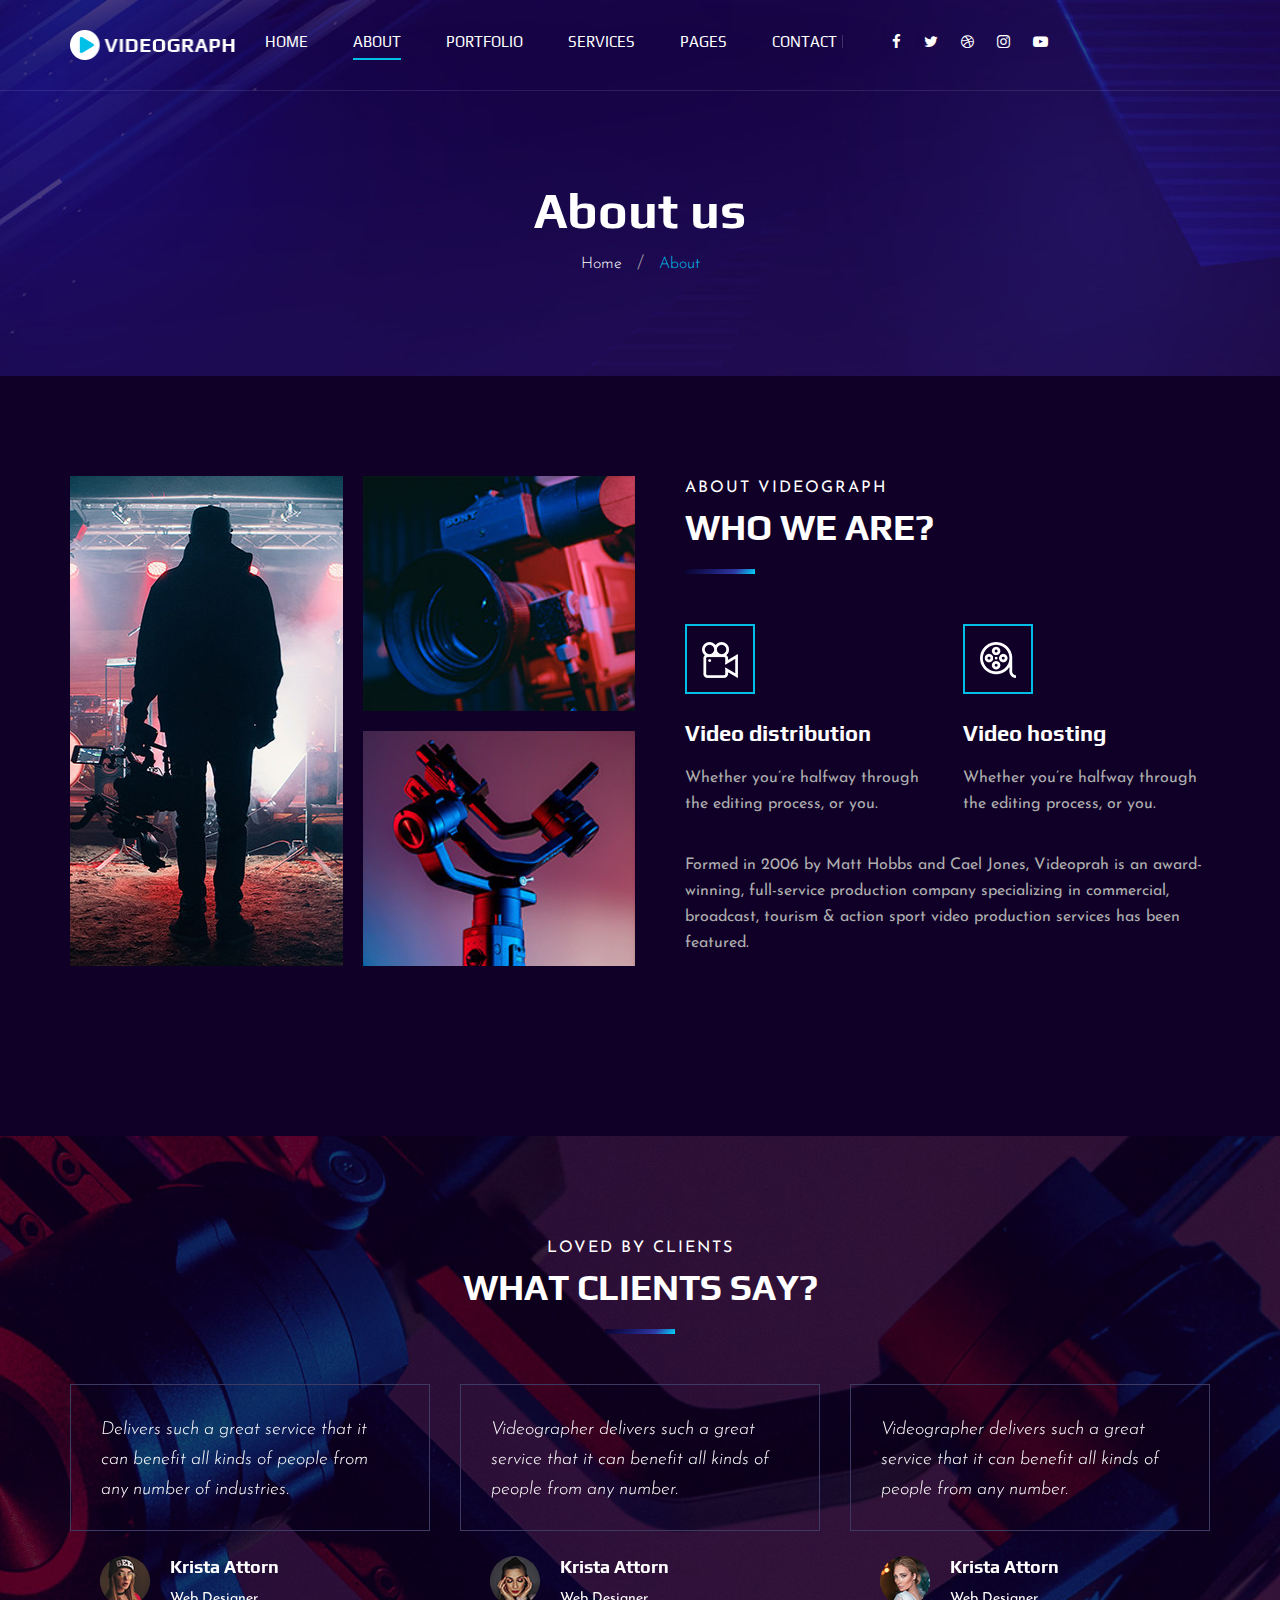
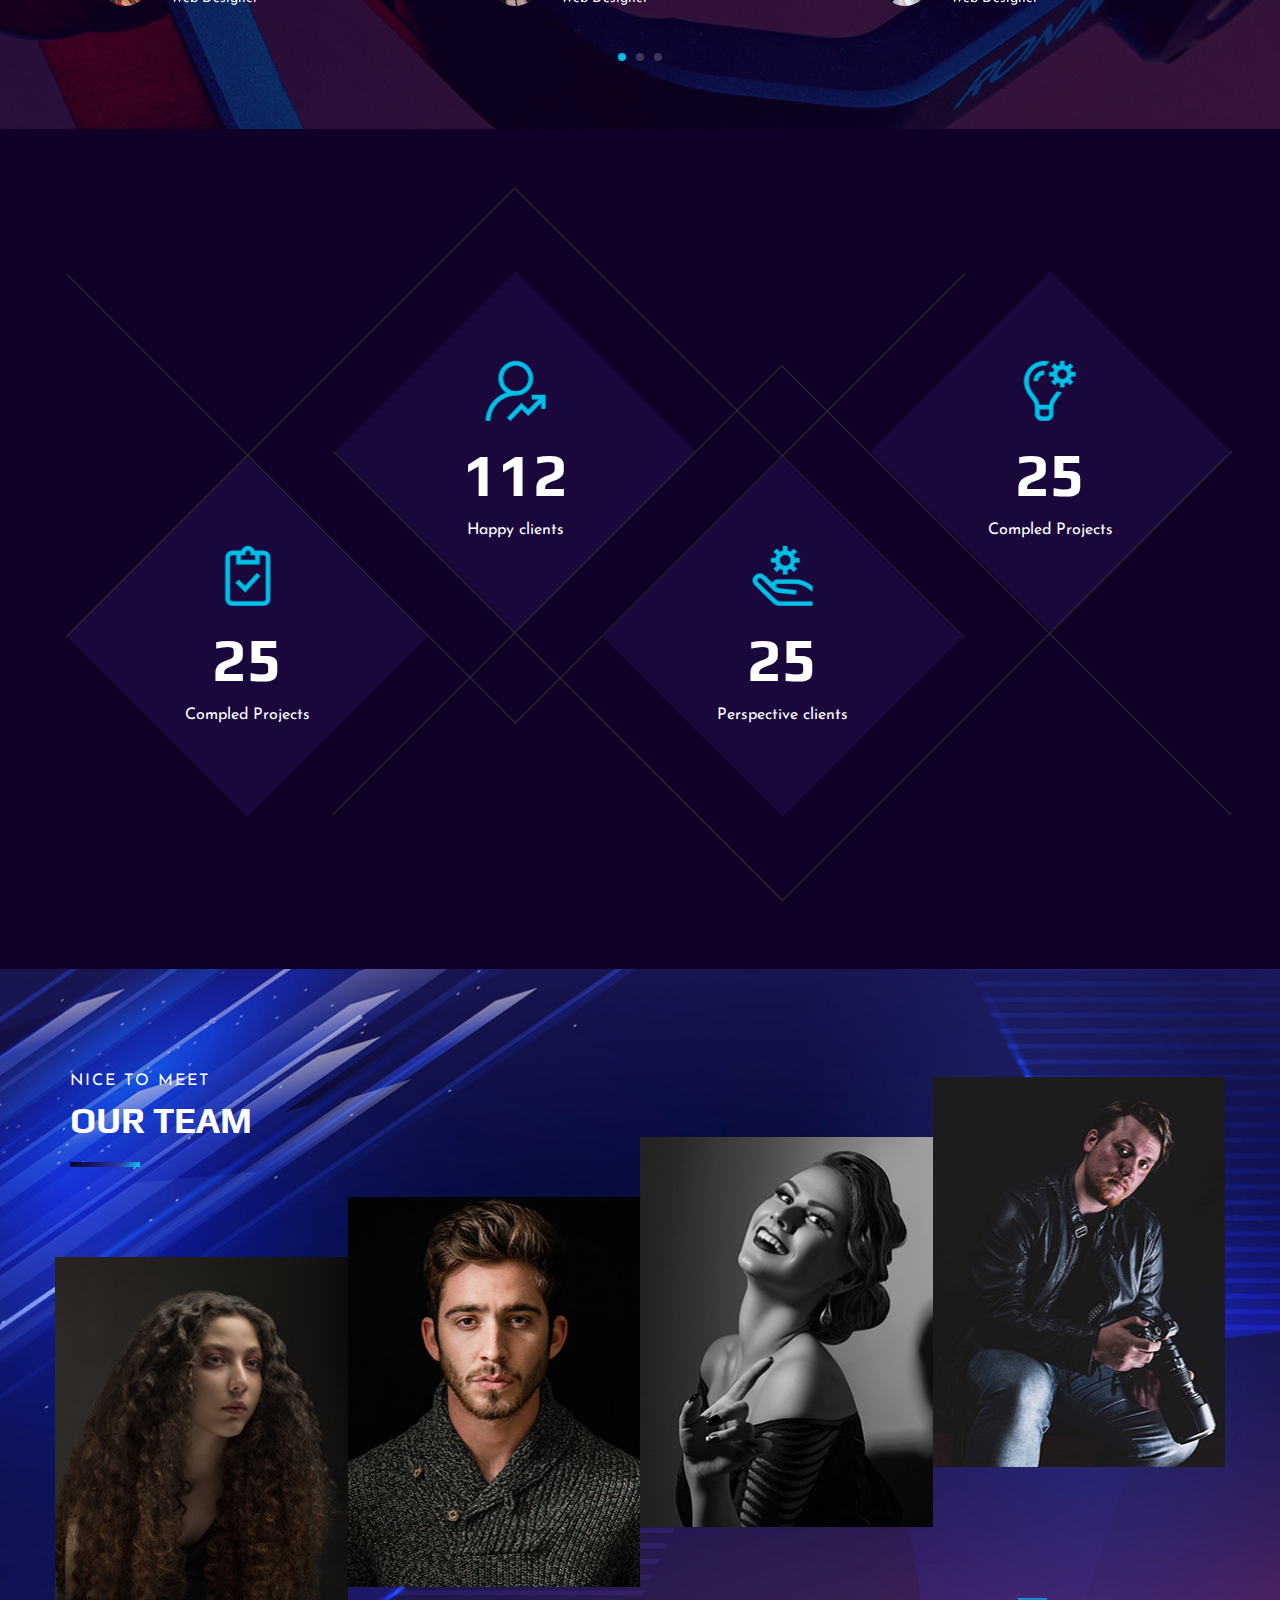
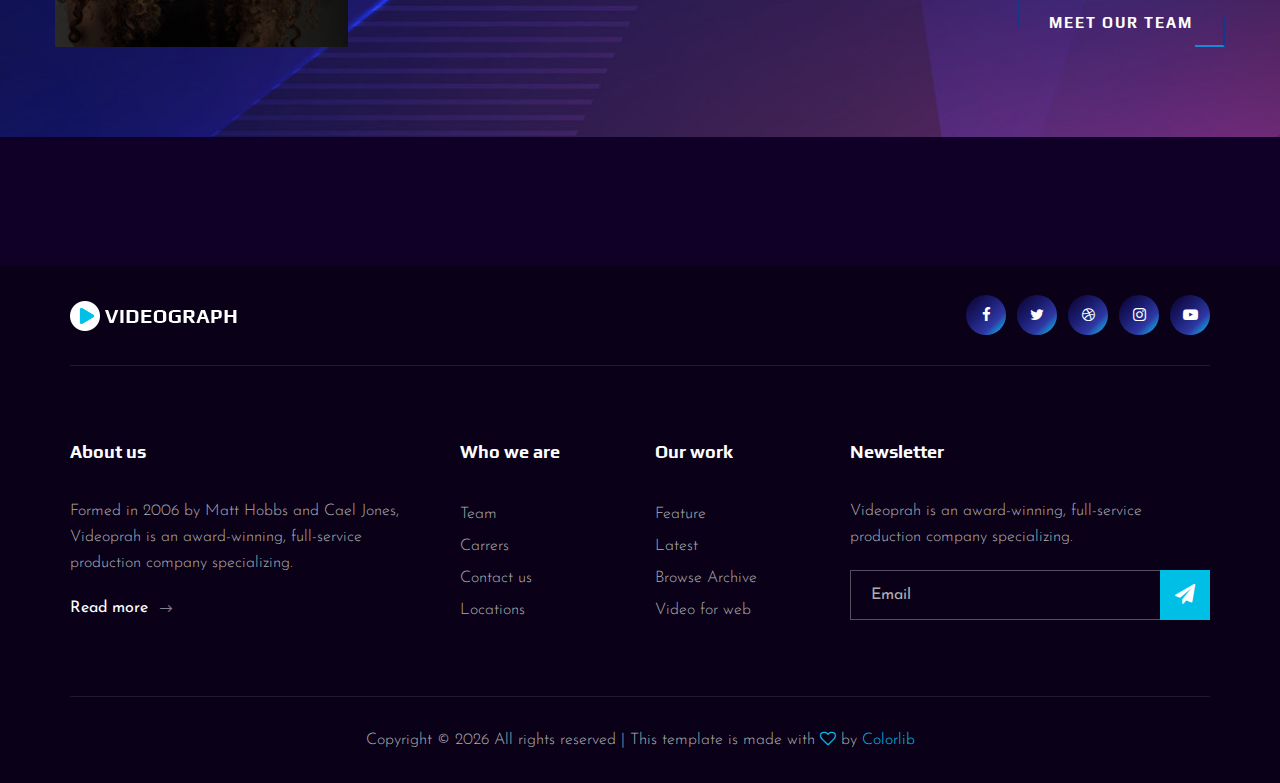
<file: about.html>
<!DOCTYPE html>
<html lang="zxx">

<head>
    <meta charset="UTF-8">
    <meta name="description" content="Videograph Template">
    <meta name="keywords" content="Videograph, unica, creative, html">
    <meta name="viewport" content="width=device-width, initial-scale=1.0">
    <meta http-equiv="X-UA-Compatible" content="ie=edge">
    <title>Videograph | Template</title>

    <!-- Google Font -->
    <link href="https://fonts.googleapis.com/css2?family=Play:wght@400;700&display=swap" rel="stylesheet">
    <link href="https://fonts.googleapis.com/css2?family=Josefin+Sans:wght@300;400;500;600;700&display=swap"
        rel="stylesheet">

    <!-- Css Styles -->
    <link rel="stylesheet" href="css/bootstrap.min.css" type="text/css">
    <link rel="stylesheet" href="css/font-awesome.min.css" type="text/css">
    <link rel="stylesheet" href="css/elegant-icons.css" type="text/css">
    <link rel="stylesheet" href="css/owl.carousel.min.css" type="text/css">
    <link rel="stylesheet" href="css/magnific-popup.css" type="text/css">
    <link rel="stylesheet" href="css/slicknav.min.css" type="text/css">
    <link rel="stylesheet" href="css/style.css" type="text/css">
</head>

<body>
    <!-- Page Preloder -->
    <div id="preloder">
        <div class="loader"></div>
    </div>

    <!-- Header Section Begin -->
    <header class="header">
        <div class="container">
            <div class="row">
                <div class="col-lg-2">
                    <div class="header__logo">
                        <a href="./index.html"><img src="img/logo.png" alt=""></a>
                    </div>
                </div>
                <div class="col-lg-10">
                    <div class="header__nav__option">
                        <nav class="header__nav__menu mobile-menu">
                            <ul>
                                <li><a href="./index.html">Home</a></li>
                                <li class="active"><a href="./about.html">About</a></li>
                                <li><a href="./portfolio.html">Portfolio</a></li>
                                <li><a href="./services.html">Services</a></li>
                                <li><a href="#">Pages</a>
                                    <ul class="dropdown">
                                        <li><a href="./about.html">About</a></li>
                                        <li><a href="./portfolio.html">Portfolio</a></li>
                                        <li><a href="./blog.html">Blog</a></li>
                                        <li><a href="./blog-details.html">Blog Details</a></li>
                                    </ul>
                                </li>
                                <li><a href="./contact.html">Contact</a></li>
                            </ul>
                        </nav>
                        <div class="header__nav__social">
                            <a href="#"><i class="fa fa-facebook"></i></a>
                            <a href="#"><i class="fa fa-twitter"></i></a>
                            <a href="#"><i class="fa fa-dribbble"></i></a>
                            <a href="#"><i class="fa fa-instagram"></i></a>
                            <a href="#"><i class="fa fa-youtube-play"></i></a>
                        </div>
                    </div>
                </div>
            </div>
            <div id="mobile-menu-wrap"></div>
        </div>
    </header>
    <!-- Header End -->

    <!-- Breadcrumb Begin -->
    <div class="breadcrumb-option spad set-bg" data-setbg="img/breadcrumb-bg.jpg">
        <div class="container">
            <div class="row">
                <div class="col-lg-12 text-center">
                    <div class="breadcrumb__text">
                        <h2>About us</h2>
                        <div class="breadcrumb__links">
                            <a href="#">Home</a>
                            <span>About</span>
                        </div>
                    </div>
                </div>
            </div>
        </div>
    </div>
    <!-- Breadcrumb End -->

    <!-- About Section Begin -->
    <section class="about spad">
        <div class="container">
            <div class="row">
                <div class="col-lg-6">
                    <div class="about__pic">
                        <div class="row">
                            <div class="col-lg-6 col-md-6 col-sm-6">
                                <div class="about__pic__item about__pic__item--large set-bg"
                                    data-setbg="img/about/about-1.jpg"></div>
                            </div>
                            <div class="col-lg-6 col-md-6 col-sm-6">
                                <div class="row">
                                    <div class="col-lg-12">
                                        <div class="about__pic__item set-bg" data-setbg="img/about/about-2.jpg"></div>
                                    </div>
                                    <div class="col-lg-12">
                                        <div class="about__pic__item set-bg" data-setbg="img/about/about-3.jpg"></div>
                                    </div>
                                </div>
                            </div>
                        </div>
                    </div>
                </div>
                <div class="col-lg-6">
                    <div class="about__text">
                        <div class="section-title">
                            <span>About videograph</span>
                            <h2>WHo we are?</h2>
                        </div>
                        <div class="row">
                            <div class="col-lg-6 col-md-6 col-sm-6">
                                <div class="services__item">
                                    <div class="services__item__icon">
                                        <img src="img/icons/si-3.png" alt="">
                                    </div>
                                    <h4>Video distribution</h4>
                                    <p>Whether you’re halfway through the editing process, or you.</p>
                                </div>
                            </div>
                            <div class="col-lg-6 col-md-6 col-sm-6">
                                <div class="services__item">
                                    <div class="services__item__icon">
                                        <img src="img/icons/si-4.png" alt="">
                                    </div>
                                    <h4>Video hosting</h4>
                                    <p>Whether you’re halfway through the editing process, or you.</p>
                                </div>
                            </div>
                        </div>
                        <div class="about__text__desc">
                            <p>Formed in 2006 by Matt Hobbs and Cael Jones, Videoprah is an award-winning, full-service
                                production company specializing in commercial, broadcast, tourism & action sport video
                                production services has been featured.</p>
                        </div>
                    </div>
                </div>
            </div>
        </div>
    </section>
    <!-- About Section End -->

    <!-- Testimonial Section Begin -->
    <section class="testimonial spad set-bg" data-setbg="img/testimonial-bg.jpg">
        <div class="container">
            <div class="row">
                <div class="col-lg-12">
                    <div class="section-title center-title">
                        <span>Loved By Clients</span>
                        <h2>What clients say?</h2>
                    </div>
                </div>
            </div>
            <div class="row">
                <div class="testimonial__slider owl-carousel">
                    <div class="col-lg-4">
                        <div class="testimonial__item">
                            <div class="testimonial__text">
                                <p>Delivers such a great service that it can benefit all kinds of people from any number
                                    of industries.</p>
                            </div>
                            <div class="testimonial__author">
                                <div class="testimonial__author__pic">
                                    <img src="img/testimonial/ta-1.jpg" alt="">
                                </div>
                                <div class="testimonial__author__text">
                                    <h5>Krista Attorn</h5>
                                    <span>Web Designer</span>
                                </div>
                            </div>
                        </div>
                    </div>
                    <div class="col-lg-4">
                        <div class="testimonial__item">
                            <div class="testimonial__text">
                                <p>Videographer delivers such a great service that it can benefit all kinds of people
                                    from any number.</p>
                            </div>
                            <div class="testimonial__author">
                                <div class="testimonial__author__pic">
                                    <img src="img/testimonial/ta-2.jpg" alt="">
                                </div>
                                <div class="testimonial__author__text">
                                    <h5>Krista Attorn</h5>
                                    <span>Web Designer</span>
                                </div>
                            </div>
                        </div>
                    </div>
                    <div class="col-lg-4">
                        <div class="testimonial__item">
                            <div class="testimonial__text">
                                <p>Videographer delivers such a great service that it can benefit all kinds of people
                                    from any number.</p>
                            </div>
                            <div class="testimonial__author">
                                <div class="testimonial__author__pic">
                                    <img src="img/testimonial/ta-3.jpg" alt="">
                                </div>
                                <div class="testimonial__author__text">
                                    <h5>Krista Attorn</h5>
                                    <span>Web Designer</span>
                                </div>
                            </div>
                        </div>
                    </div>
                    <div class="col-lg-4">
                        <div class="testimonial__item">
                            <div class="testimonial__text">
                                <p>Delivers such a great service that it can benefit all kinds of people from any number
                                    of industries.</p>
                            </div>
                            <div class="testimonial__author">
                                <div class="testimonial__author__pic">
                                    <img src="img/testimonial/ta-1.jpg" alt="">
                                </div>
                                <div class="testimonial__author__text">
                                    <h5>Krista Attorn</h5>
                                    <span>Web Designer</span>
                                </div>
                            </div>
                        </div>
                    </div>
                    <div class="col-lg-4">
                        <div class="testimonial__item">
                            <div class="testimonial__text">
                                <p>Videographer delivers such a great service that it can benefit all kinds of people
                                    from any number.</p>
                            </div>
                            <div class="testimonial__author">
                                <div class="testimonial__author__pic">
                                    <img src="img/testimonial/ta-2.jpg" alt="">
                                </div>
                                <div class="testimonial__author__text">
                                    <h5>Krista Attorn</h5>
                                    <span>Web Designer</span>
                                </div>
                            </div>
                        </div>
                    </div>
                </div>
            </div>
        </div>
    </section>
    <!-- Testimonial Section End -->

    <!-- Counter Section Begin -->
    <section class="counter">
        <div class="container">
            <div class="counter__content">
                <div class="row">
                    <div class="col-lg-3 col-md-6 col-sm-6">
                        <div class="counter__item">
                            <div class="counter__item__text">
                                <img src="img/icons/ci-1.png" alt="">
                                <h2 class="counter_num">230</h2>
                                <p>Compled Projects</p>
                            </div>
                        </div>
                    </div>
                    <div class="col-lg-3 col-md-6 col-sm-6">
                        <div class="counter__item second__item">
                            <div class="counter__item__text">
                                <img src="img/icons/ci-2.png" alt="">
                                <h2 class="counter_num">1068</h2>
                                <p>Happy clients</p>
                            </div>
                        </div>
                    </div>
                    <div class="col-lg-3 col-md-6 col-sm-6">
                        <div class="counter__item third__item">
                            <div class="counter__item__text">
                                <img src="img/icons/ci-3.png" alt="">
                                <h2 class="counter_num">230</h2>
                                <p>Perspective clients</p>
                            </div>
                        </div>
                    </div>
                    <div class="col-lg-3 col-md-6 col-sm-6">
                        <div class="counter__item four__item">
                            <div class="counter__item__text">
                                <img src="img/icons/ci-4.png" alt="">
                                <h2 class="counter_num">230</h2>
                                <p>Compled Projects</p>
                            </div>
                        </div>
                    </div>
                </div>
            </div>
        </div>
    </section>
    <!-- Counter Section End -->

    <!-- Team Section Begin -->
    <section class="team spad set-bg" data-setbg="img/team-bg.jpg">
        <div class="container">
            <div class="row">
                <div class="col-lg-12">
                    <div class="section-title team__title">
                        <span>Nice to meet</span>
                        <h2>OUR Team</h2>
                    </div>
                </div>
            </div>
            <div class="row">
                <div class="col-lg-3 col-md-6 col-sm-6 p-0">
                    <div class="team__item set-bg" data-setbg="img/team/team-1.jpg">
                        <div class="team__item__text">
                            <h4>AMANDA STONE</h4>
                            <p>Videographer</p>
                            <div class="team__item__social">
                                <a href="#"><i class="fa fa-facebook"></i></a>
                                <a href="#"><i class="fa fa-twitter"></i></a>
                                <a href="#"><i class="fa fa-dribbble"></i></a>
                                <a href="#"><i class="fa fa-instagram"></i></a>
                            </div>
                        </div>
                    </div>
                </div>
                <div class="col-lg-3 col-md-6 col-sm-6 p-0">
                    <div class="team__item team__item--second set-bg" data-setbg="img/team/team-2.jpg">
                        <div class="team__item__text">
                            <h4>AMANDA STONE</h4>
                            <p>Videographer</p>
                            <div class="team__item__social">
                                <a href="#"><i class="fa fa-facebook"></i></a>
                                <a href="#"><i class="fa fa-twitter"></i></a>
                                <a href="#"><i class="fa fa-dribbble"></i></a>
                                <a href="#"><i class="fa fa-instagram"></i></a>
                            </div>
                        </div>
                    </div>
                </div>
                <div class="col-lg-3 col-md-6 col-sm-6 p-0">
                    <div class="team__item team__item--third set-bg" data-setbg="img/team/team-3.jpg">
                        <div class="team__item__text">
                            <h4>AMANDA STONE</h4>
                            <p>Videographer</p>
                            <div class="team__item__social">
                                <a href="#"><i class="fa fa-facebook"></i></a>
                                <a href="#"><i class="fa fa-twitter"></i></a>
                                <a href="#"><i class="fa fa-dribbble"></i></a>
                                <a href="#"><i class="fa fa-instagram"></i></a>
                            </div>
                        </div>
                    </div>
                </div>
                <div class="col-lg-3 col-md-6 col-sm-6 p-0">
                    <div class="team__item team__item--four set-bg" data-setbg="img/team/team-4.jpg">
                        <div class="team__item__text">
                            <h4>AMANDA STONE</h4>
                            <p>Videographer</p>
                            <div class="team__item__social">
                                <a href="#"><i class="fa fa-facebook"></i></a>
                                <a href="#"><i class="fa fa-twitter"></i></a>
                                <a href="#"><i class="fa fa-dribbble"></i></a>
                                <a href="#"><i class="fa fa-instagram"></i></a>
                            </div>
                        </div>
                    </div>
                </div>
                <div class="col-lg-12 p-0">
                    <div class="team__btn">
                        <a href="#" class="primary-btn">Meet Our Team</a>
                    </div>
                </div>
            </div>
        </div>
    </section>
    <!-- Team Section End -->

    <!-- Footer Section Begin -->
    <footer class="footer">
        <div class="container">
            <div class="footer__top">
                <div class="row">
                    <div class="col-lg-6 col-md-6">
                        <div class="footer__top__logo">
                            <a href="#"><img src="img/logo.png" alt=""></a>
                        </div>
                    </div>
                    <div class="col-lg-6 col-md-6">
                        <div class="footer__top__social">
                            <a href="#"><i class="fa fa-facebook"></i></a>
                            <a href="#"><i class="fa fa-twitter"></i></a>
                            <a href="#"><i class="fa fa-dribbble"></i></a>
                            <a href="#"><i class="fa fa-instagram"></i></a>
                            <a href="#"><i class="fa fa-youtube-play"></i></a>
                        </div>
                    </div>
                </div>
            </div>
            <div class="footer__option">
                <div class="row">
                    <div class="col-lg-4 col-md-6 col-sm-6">
                        <div class="footer__option__item">
                            <h5>About us</h5>
                            <p>Formed in 2006 by Matt Hobbs and Cael Jones, Videoprah is an award-winning, full-service
                                production company specializing.</p>
                            <a href="#" class="read__more">Read more <span class="arrow_right"></span></a>
                        </div>
                    </div>
                    <div class="col-lg-2 col-md-3 col-sm-3">
                        <div class="footer__option__item">
                            <h5>Who we are</h5>
                            <ul>
                                <li><a href="#">Team</a></li>
                                <li><a href="#">Carrers</a></li>
                                <li><a href="#">Contact us</a></li>
                                <li><a href="#">Locations</a></li>
                            </ul>
                        </div>
                    </div>
                    <div class="col-lg-2 col-md-3 col-sm-3">
                        <div class="footer__option__item">
                            <h5>Our work</h5>
                            <ul>
                                <li><a href="#">Feature</a></li>
                                <li><a href="#">Latest</a></li>
                                <li><a href="#">Browse Archive</a></li>
                                <li><a href="#">Video for web</a></li>
                            </ul>
                        </div>
                    </div>
                    <div class="col-lg-4 col-md-12">
                        <div class="footer__option__item">
                            <h5>Newsletter</h5>
                            <p>Videoprah is an award-winning, full-service production company specializing.</p>
                            <form action="#">
                                <input type="text" placeholder="Email">
                                <button type="submit"><i class="fa fa-send"></i></button>
                            </form>
                        </div>
                    </div>
                </div>
            </div>
            <div class="footer__copyright">
                <div class="row">
                    <div class="col-lg-12 text-center">
                        <!-- Link back to Colorlib can't be removed. Template is licensed under CC BY 3.0. -->
                        <p class="footer__copyright__text">Copyright &copy;
                            <script>
                                document.write(new Date().getFullYear());
                            </script>
                            All rights reserved | This template is made with <i class="fa fa-heart-o"
                                aria-hidden="true"></i> by <a href="https://colorlib.com" target="_blank">Colorlib</a>
                        </p>
                        <!-- Link back to Colorlib can't be removed. Template is licensed under CC BY 3.0. -->
                    </div>
                </div>
            </div>
        </div>
    </footer>
    <!-- Footer Section End -->

    <!-- Js Plugins -->
    <script src="js/jquery-3.3.1.min.js"></script>
    <script src="js/bootstrap.min.js"></script>
    <script src="js/jquery.magnific-popup.min.js"></script>
    <script src="js/mixitup.min.js"></script>
    <script src="js/masonry.pkgd.min.js"></script>
    <script src="js/jquery.slicknav.js"></script>
    <script src="js/owl.carousel.min.js"></script>
    <script src="js/main.js"></script>
</body>

</html>
</file>
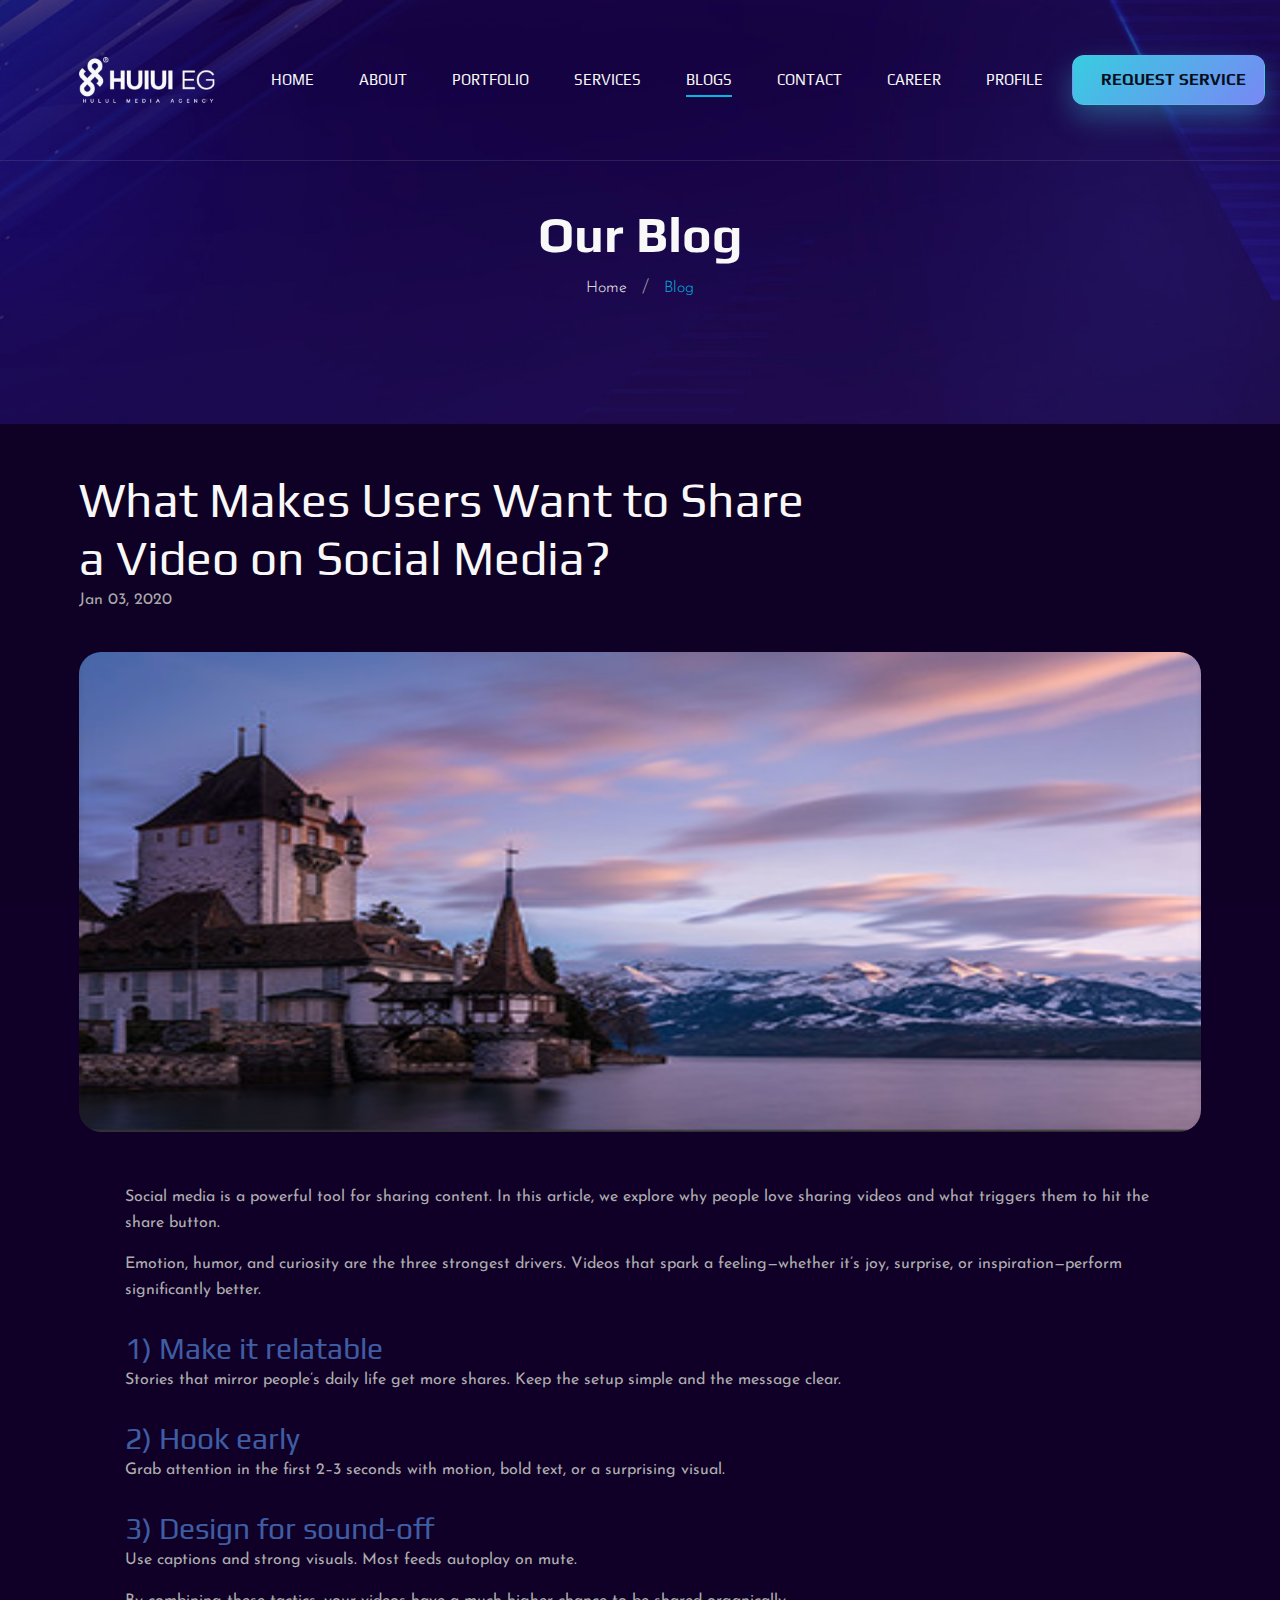
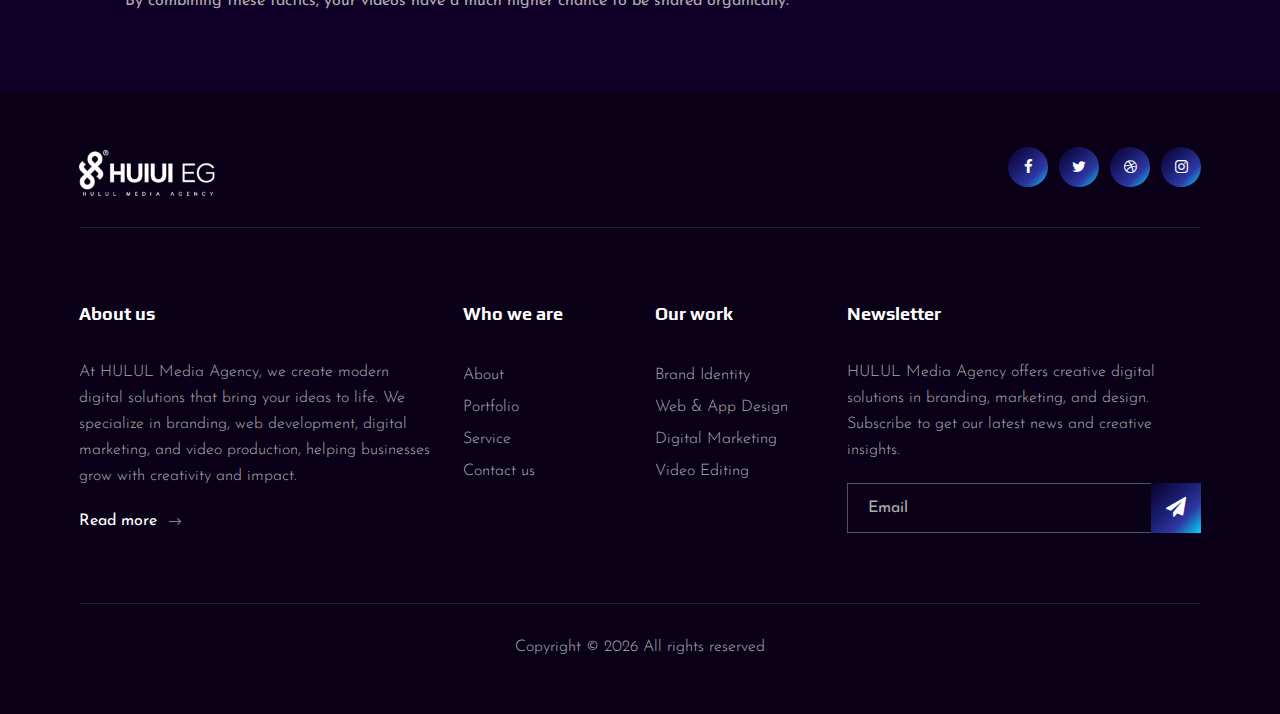
<file: bigBlog.html>
<!DOCTYPE html>
<html lang="zxx">

<head>
    <meta charset="UTF-8">
    <meta name="description" content="Videograph Template">
    <meta name="keywords" content="Videograph, unica, creative, html">
    <meta name="viewport" content="width=device-width, initial-scale=1.0">
    <meta http-equiv="X-UA-Compatible" content="ie=edge">
    <title>Videograph | Template</title>

    <!-- Google Font -->
    <link href="https://fonts.googleapis.com/css2?family=Play:wght@400;700&display=swap" rel="stylesheet">
    <link href="https://fonts.googleapis.com/css2?family=Josefin+Sans:wght@300;400;500;600;700&display=swap"
        rel="stylesheet">

    <!-- Css Styles -->
    <link rel="stylesheet" href="css/bootstrap.min.css" type="text/css">
    <link rel="stylesheet" href="css/font-awesome.min.css" type="text/css">
    <link rel="stylesheet" href="css/elegant-icons.css" type="text/css">
    <link rel="stylesheet" href="css/owl.carousel.min.css" type="text/css">
    <link rel="stylesheet" href="css/magnific-popup.css" type="text/css">
    <link rel="stylesheet" href="css/slicknav.min.css" type="text/css">
    <link rel="stylesheet" href="css/custom.css" type="text/css">
    <link rel="stylesheet" href="css/style.css" type="text/css">
</head>

<body>
    <!-- Page Preloder -->
    <div id="preloder">
        <div class="loader"></div>
    </div>

    <!-- Header Section Begin -->
    <header class="header">
        <div class="container">
            <div class="row">
                <div class="col-lg-2">
                    <div class="header__logo">
                        <a href="./index.html"><img src="img/image.png" class="logoImg" alt=""></a>
                    </div>
                </div>
                <div class="col-lg-10">
                    <div class="header__nav__option">
                        <nav class="header__nav__menu mobile-menu">
                            <ul>
                                <li><a href="./index.html">Home</a></li>
                                <li><a href="./about.html">About</a></li>
                                <li><a href="./portfolio.html">Portfolio</a></li>
                                <li><a href="./services.html">Services</a></li>
                                <li class="active"><a href="./blog.html">Blogs</a></li>
                                </li>
                                <li><a href="./contact.html">Contact</a></li>
                                <li><a href="./career.html">Career</a></li>
                                <li> <a href="./img/HULUL.EG (1).pdf" class="profile-link" aria-label="Our Profile">
                                        <span class="hide-on-mobile text-white"> Profile</span>
                                    </a> </li>
                                <div class="header__actions ">
                                    <a href="./requestService.html" class="btn request-btn " id="startBtn">
                                        <i class="fa-regular fa-pen-to-square "></i> Request Service
                                    </a>
                                </div>
                    </div>

                    </li>

                    </ul>

                    </nav>
                </div>
            </div>
        </div>
        <div id="mobile-menu-wrap"></div>
        </div>
    </header>
    <!-- Header End -->
    

    <!-- Breadcrumb Begin -->
    <div class="breadcrumb-option spad set-bg" data-setbg="img/breadcrumb-bg.jpg">
        <div class="container">
            <div class="row">
                <div class="col-lg-12 text-center">
                    <div class="breadcrumb__text">
                        <h2>Our Blog</h2>
                        <div class="breadcrumb__links">
                            <a href="#">Home</a>
                            <span>Blog</span>
                        </div>
                    </div>
                </div>
            </div>
        </div>
    </div>
    <!-- Breadcrumb End -->

    <!-- Blog Section Begin -->
  <div class="container">
      <h1 class="text-white theH1 mt-4">What Makes Users Want to Share<br/> a Video on Social Media?</h1>
      <p class="single-meta">Jan 03, 2020 </p>
    </div>
  </header>

  <main class="container">
    <figure class="cover">
      <img src="./img/portfolio/portfolio-4.jpg" class="blogImg" alt="Share a Video on Social Media">
    </figure>

    <article class="content">
      <p>Social media is a powerful tool for sharing content. In this article, we explore why people love sharing videos and what triggers them to hit the share button.</p>
      <p>Emotion, humor, and curiosity are the three strongest drivers. Videos that spark a feeling—whether it’s joy, surprise, or inspiration—perform significantly better.</p>
      <h3>1) Make it relatable</h3>
      <p>Stories that mirror people’s daily life get more shares. Keep the setup simple and the message clear.</p>
      <h3>2) Hook early</h3>
      <p>Grab attention in the first 2–3 seconds with motion, bold text, or a surprising visual.</p>
      <h3>3) Design for sound-off</h3>
      <p>Use captions and strong visuals. Most feeds autoplay on mute.</p>
      <p>By combining these tactics, your videos have a much higher chance to be shared organically.</p>
    </article>
  </main>
    <!-- Blog Section End -->

    <!-- Footer Section Begin -->
    <footer class="footer mt-0">
        <div class="container">
            <div class="footer__top">
                <div class="row">
                    <div class="col-lg-6 col-md-6">
                        <div class="footer__top__logo">
                            <a href="#"><img src="img/image.png" class="logoImg" alt=""></a>
                        </div>
                    </div>
                    <div class="col-lg-6 col-md-6">
                        <div class="footer__top__social">
                            <a
                                href="https://www.facebook.com/profile.php?id=61560764363862&mibextid=wwXIfr&rdid=XsjFcMnjrCTug7W0&share_url=https%3A%2F%2Fwww.facebook.com%2Fshare%2F14RKhUuc8Wu%2F%3Fmibextid%3DwwXIfr#"><i
                                    class="fa fa-facebook"></i></a>
                            <a href="#"><i class="fa fa-twitter"></i></a>
                            <a href="hulul_egy"><i class="fa fa-dribbble"></i></a>
                            <a href="instagram.com/hululegypt"><i class="fa fa-instagram"></i></a>
                        </div>
                    </div>
                </div>
            </div>
            <div class="footer__option">
                <div class="row">
                    <div class="col-lg-4 col-md-6 col-sm-6">
                        <div class="footer__option__item">
                            <h5>About us</h5>
                            <p>At HULUL Media Agency, we create modern digital solutions that bring your ideas to life.
                                We specialize in branding, web development, digital marketing, and video production,
                                helping businesses grow with creativity and impact.</p>
                            <a href="./about.html" class="read__more">Read more <span class="arrow_right"></span></a>
                        </div>
                    </div>
                    <div class="col-lg-2 col-md-3 col-sm-3">
                        <div class="footer__option__item">
                            <h5>Who we are</h5>
                            <ul>
                                <li><a href="./about.html">About</a></li>
                                <li><a href="./portfolio.html">Portfolio</a></li>
                                <li><a href="./services.html">Service</a></li>
                                <li><a href="./contact.html">Contact us</a></li>
                            </ul>
                        </div>
                    </div>
                    <div class="col-lg-2 col-md-3 col-sm-3">
                        <div class="footer__option__item">
                            <h5>Our work</h5>
                            <ul>
                                <li><a href="#">Brand Identity</a></li>
                                <li><a href="#">Web & App Design</a></li>
                                <li><a href="#">Digital Marketing</a></li>
                                <li><a href="#">Video Editing</a></li>
                            </ul>
                        </div>
                    </div>
                    <div class="col-lg-4 col-md-12">
                        <div class="footer__option__item">
                            <h5>Newsletter</h5>
                            <p>HULUL Media Agency offers creative digital solutions in branding, marketing, and design.
                                Subscribe to get our latest news and creative insights.</p>
                            <form action="#">
                                <input type="text" placeholder="Email">
                                <button type="submit" class="applicationRequest"><i class=" fa fa-send"></i></button>
                            </form>
                        </div>
                    </div>
                </div>
            </div>
            <div class="footer__copyright">
                <div class="row">
                    <div class="col-lg-12 text-center">
                        <!-- Link back to Colorlib can't be removed. Template is licensed under CC BY 3.0. -->
                        <p class="footer__copyright__text">Copyright &copy;
                            <script>
                                document.write(new Date().getFullYear());
                            </script>
                            All rights reserved
                            <!-- <i class="fa fa-heart-o"
                                aria-hidden="true"></i> by <a href="https://colorlib.com" target="_blank">Colorlib</a> -->
                        </p>
                        <!-- Link back to Colorlib can't be removed. Template is licensed under CC BY 3.0. -->
                    </div>
                </div>
            </div>
        </div>
    </footer>
    <!-- Footer Section End -->

    <!-- Js Plugins -->
    <script src="js/jquery-3.3.1.min.js"></script>
    <script src="js/bootstrap.min.js"></script>
    <script src="js/jquery.magnific-popup.min.js"></script>
    <script src="js/mixitup.min.js"></script>
    <script src="js/masonry.pkgd.min.js"></script>
    <script src="js/jquery.slicknav.js"></script>
    <script src="js/owl.carousel.min.js"></script>
    <script src="js/main.js"></script>
</body>

</html>
</file>
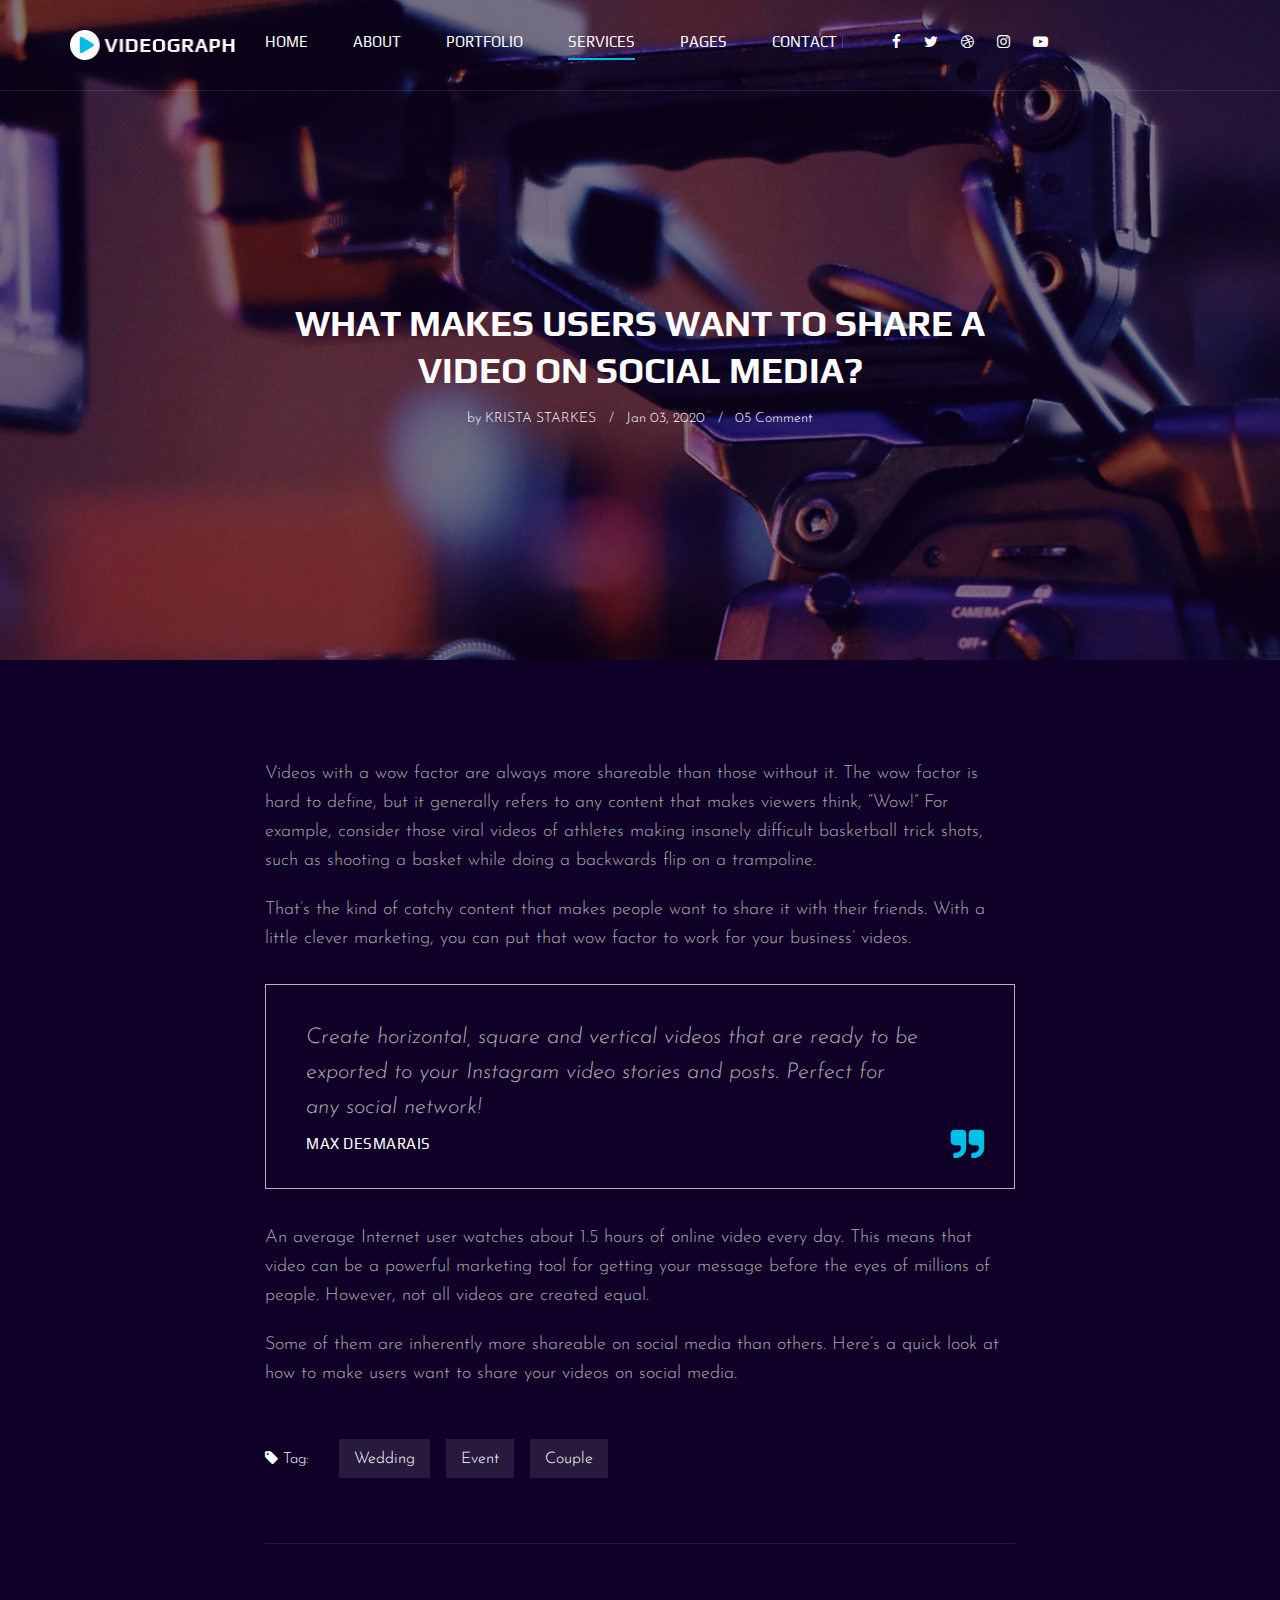
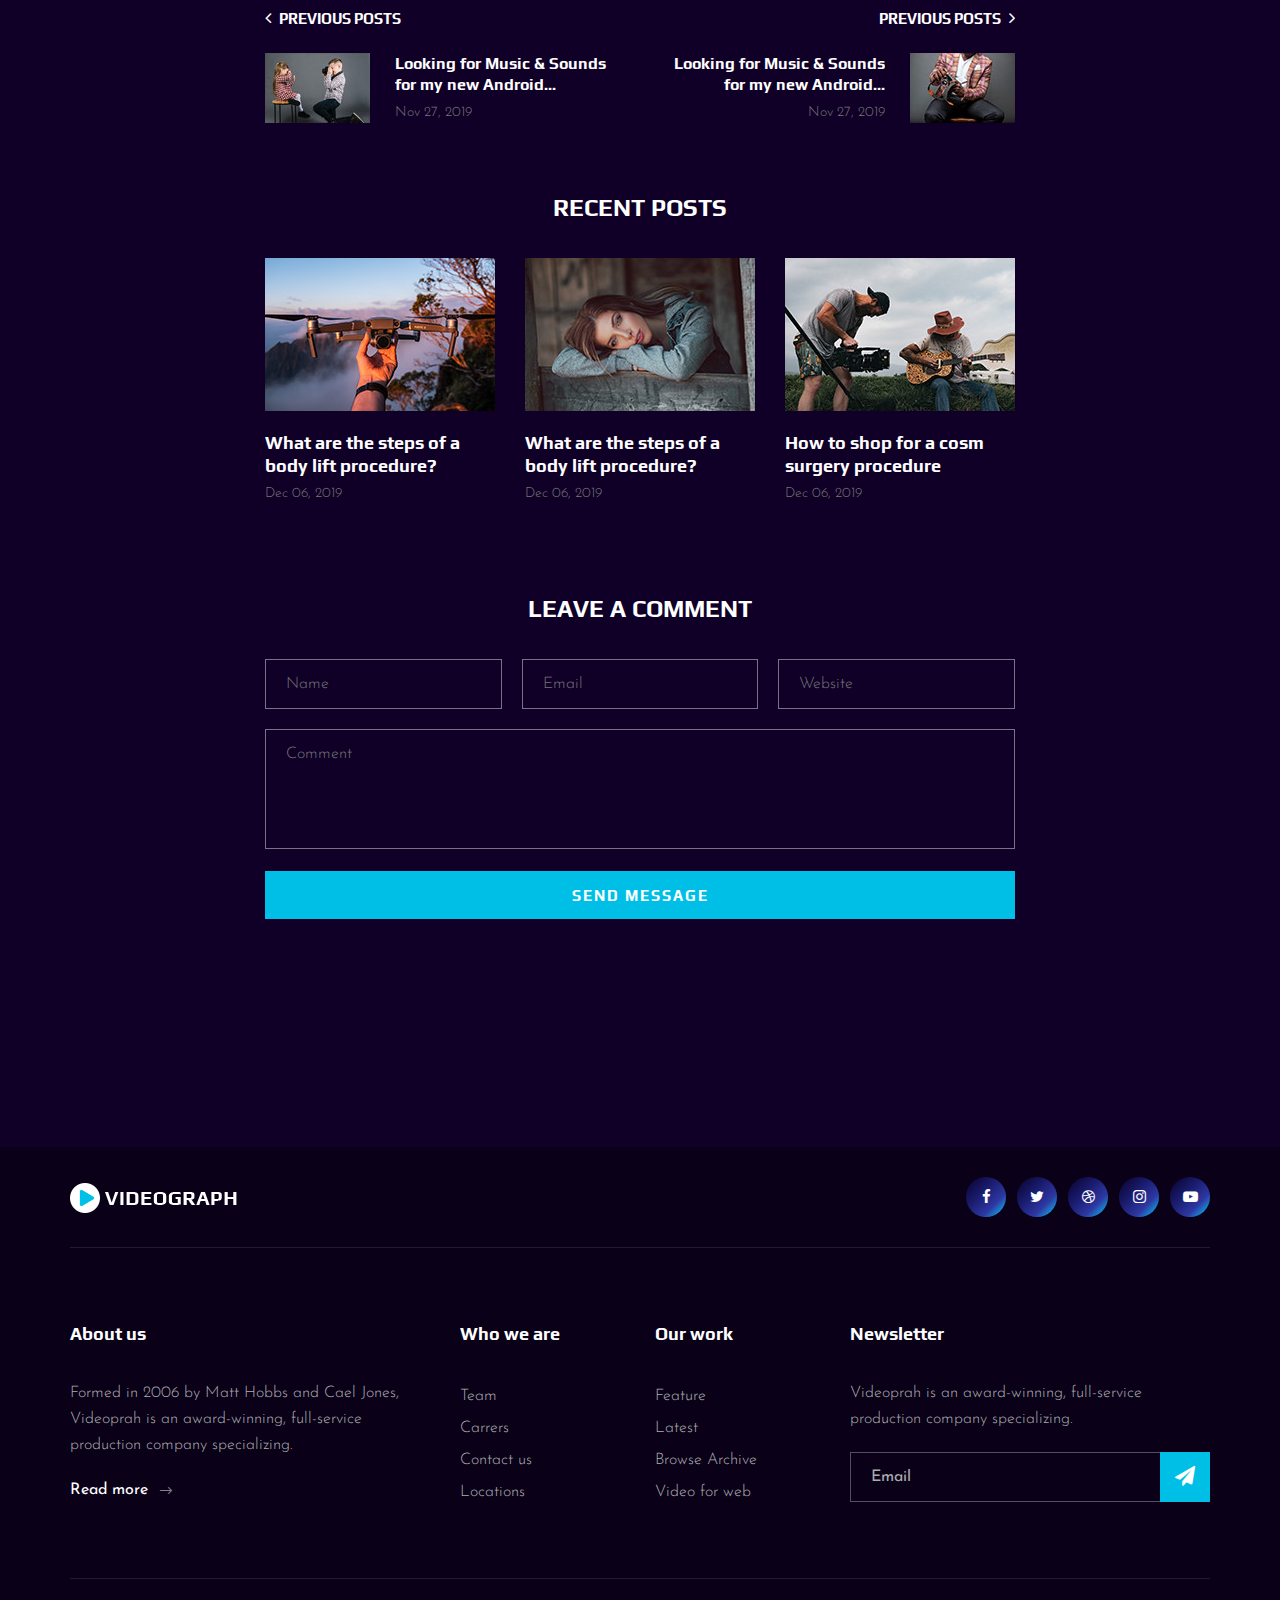
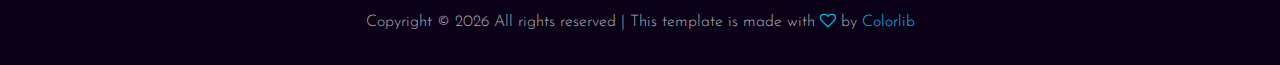
<file: blog-details.html>
<!DOCTYPE html>
<html lang="zxx">

<head>
    <meta charset="UTF-8">
    <meta name="description" content="Videograph Template">
    <meta name="keywords" content="Videograph, unica, creative, html">
    <meta name="viewport" content="width=device-width, initial-scale=1.0">
    <meta http-equiv="X-UA-Compatible" content="ie=edge">
    <title>Videograph | Template</title>

    <!-- Google Font -->
    <link href="https://fonts.googleapis.com/css2?family=Play:wght@400;700&display=swap" rel="stylesheet">
    <link href="https://fonts.googleapis.com/css2?family=Josefin+Sans:wght@300;400;500;600;700&display=swap"
        rel="stylesheet">

    <!-- Css Styles -->
    <link rel="stylesheet" href="css/bootstrap.min.css" type="text/css">
    <link rel="stylesheet" href="css/font-awesome.min.css" type="text/css">
    <link rel="stylesheet" href="css/elegant-icons.css" type="text/css">
    <link rel="stylesheet" href="css/owl.carousel.min.css" type="text/css">
    <link rel="stylesheet" href="css/magnific-popup.css" type="text/css">
    <link rel="stylesheet" href="css/slicknav.min.css" type="text/css">
    <link rel="stylesheet" href="css/style.css" type="text/css">
</head>

<body>
    <!-- Page Preloder -->
    <div id="preloder">
        <div class="loader"></div>
    </div>

    <!-- Header Section Begin -->
    <header class="header">
        <div class="container">
            <div class="row">
                <div class="col-lg-2">
                    <div class="header__logo">
                        <a href="./index.html"><img src="img/logo.png" alt=""></a>
                    </div>
                </div>
                <div class="col-lg-10">
                    <div class="header__nav__option">
                        <nav class="header__nav__menu mobile-menu">
                            <ul>
                                <li><a href="./index.html">Home</a></li>
                                <li><a href="./about.html">About</a></li>
                                <li><a href="./portfolio.html">Portfolio</a></li>
                                <li class="active"><a href="./services.html">Services</a></li>
                                <li><a href="#">Pages</a>
                                    <ul class="dropdown">
                                        <li><a href="./about.html">About</a></li>
                                        <li><a href="./portfolio.html">Portfolio</a></li>
                                        <li><a href="./blog.html">Blog</a></li>
                                        <li><a href="./blog-details.html">Blog Details</a></li>
                                    </ul>
                                </li>
                                <li><a href="./contact.html">Contact</a></li>
                            </ul>
                        </nav>
                        <div class="header__nav__social">
                            <a href="#"><i class="fa fa-facebook"></i></a>
                            <a href="#"><i class="fa fa-twitter"></i></a>
                            <a href="#"><i class="fa fa-dribbble"></i></a>
                            <a href="#"><i class="fa fa-instagram"></i></a>
                            <a href="#"><i class="fa fa-youtube-play"></i></a>
                        </div>
                    </div>
                </div>
            </div>
            <div id="mobile-menu-wrap"></div>
        </div>
    </header>
    <!-- Header End -->

    <!-- Blog Details Hero Begin -->
    <section class="blog-hero spad set-bg" data-setbg="img/blog/blog-hero.jpg">
        <div class="container">
            <div class="row d-flex justify-content-center">
                <div class="col-lg-8">
                    <div class="blog__hero__text">
                        <h2>WHAT MAKES USERS WANT TO SHARE A VIDEO ON SOCIAL MEDIA?</h2>
                        <ul>
                            <li>by <span>Krista Starkes</span></li>
                            <li>Jan 03, 2020</li>
                            <li>05 Comment</li>
                        </ul>
                    </div>
                </div>
            </div>
        </div>
    </section>
    <!-- Blog Details Hero End -->

    <!-- Blog Details Section Begin -->
    <div class="blog-details spad">
        <div class="container">
            <div class="row d-flex justify-content-center">
                <div class="col-lg-8">
                    <div class="blog__details__content">
                        <div class="blog__details__text">
                            <p>Videos with a wow factor are always more shareable than those without it. The wow factor
                                is hard to define, but it generally refers to any content that makes viewers think,
                                “Wow!” For example, consider those viral videos of athletes making insanely difficult
                                basketball trick shots, such as shooting a basket while doing a backwards flip on a
                                trampoline.</p>
                            <p>That’s the kind of catchy content that makes people want to share it with their friends.
                                With a little clever marketing, you can put that wow factor to work for your business’
                                videos.</p>
                        </div>
                        <div class="blog__details__quote">
                            <p>Create horizontal, square and vertical videos that are ready to be exported to your
                                Instagram video stories and posts. Perfect for any social network!</p>
                            <h6>Max Desmarais</h6>
                            <i class="fa fa-quote-right"></i>
                        </div>
                        <div class="blog__details__desc">
                            <p>An average Internet user watches about 1.5 hours of online video every day. This means
                                that video can be a powerful marketing tool for getting your message before the eyes of
                                millions of people. However, not all videos are created equal.</p>
                            <p>Some of them are inherently more shareable on social media than others. Here’s a quick
                                look at how to make users want to share your videos on social media.</p>
                        </div>
                        <div class="blog__details__tags">
                            <span><i class="fa fa-tag"></i> Tag:</span>
                            <a href="#">Wedding</a>
                            <a href="#">Event</a>
                            <a href="#">Couple</a>
                        </div>
                        <div class="blog__details__option">
                            <div class="row">
                                <div class="col-lg-6 col-md-6 col-sm-6">
                                    <a href="#" class="blog__details__option__item">
                                        <h5><i class="fa fa-angle-left"></i> Previous posts</h5>
                                        <div class="blog__details__option__item__img">
                                            <img src="img/blog/prev.jpg" alt="">
                                        </div>
                                        <div class="blog__details__option__item__text">
                                            <h6>Looking for Music & Sounds for my new Android...</h6>
                                            <span>Nov 27, 2019</span>
                                        </div>
                                    </a>
                                </div>
                                <div class="col-lg-6 col-md-6 col-sm-6">
                                    <a href="#" class="blog__details__option__item blog__details__option__item--right">
                                        <h5>Previous posts <i class="fa fa-angle-right"></i></h5>
                                        <div class="blog__details__option__item__img">
                                            <img src="img/blog/next.jpg" alt="">
                                        </div>
                                        <div class="blog__details__option__item__text">
                                            <h6>Looking for Music & Sounds for my new Android...</h6>
                                            <span>Nov 27, 2019</span>
                                        </div>
                                    </a>
                                </div>
                            </div>
                        </div>
                        <div class="blog__details__recent">
                            <h4>Recent Posts</h4>
                            <div class="row">
                                <div class="col-lg-4 col-md-6 col-sm-6">
                                    <div class="blog__details__recent__item">
                                        <img src="img/blog/ri-1.jpg" alt="">
                                        <h5>What are the steps of a body lift procedure?</h5>
                                        <span>Dec 06, 2019</span>
                                    </div>
                                </div>
                                <div class="col-lg-4 col-md-6 col-sm-6">
                                    <div class="blog__details__recent__item">
                                        <img src="img/blog/ri-2.jpg" alt="">
                                        <h5>What are the steps of a body lift procedure?</h5>
                                        <span>Dec 06, 2019</span>
                                    </div>
                                </div>
                                <div class="col-lg-4 col-md-6 col-sm-6">
                                    <div class="blog__details__recent__item">
                                        <img src="img/blog/ri-3.jpg" alt="">
                                        <h5>How to shop for a cosm surgery procedure</h5>
                                        <span>Dec 06, 2019</span>
                                    </div>
                                </div>
                            </div>
                        </div>
                        <div class="blog__details__comment">
                            <h4>Leave a comment</h4>
                            <form action="#">
                                <div class="input__list">
                                    <input type="text" placeholder="Name">
                                    <input type="text" placeholder="Email">
                                    <input type="text" placeholder="Website">
                                </div>
                                <textarea placeholder="Comment"></textarea>
                                <button type="submit" class="site-btn">Send Message</button>
                            </form>
                        </div>
                    </div>
                </div>
            </div>
        </div>
    </div>
    <!-- Blog Details Section End -->

    <!-- Footer Section Begin -->
    <footer class="footer">
        <div class="container">
            <div class="footer__top">
                <div class="row">
                    <div class="col-lg-6 col-md-6">
                        <div class="footer__top__logo">
                            <a href="#"><img src="img/logo.png" alt=""></a>
                        </div>
                    </div>
                    <div class="col-lg-6 col-md-6">
                        <div class="footer__top__social">
                            <a href="#"><i class="fa fa-facebook"></i></a>
                            <a href="#"><i class="fa fa-twitter"></i></a>
                            <a href="#"><i class="fa fa-dribbble"></i></a>
                            <a href="#"><i class="fa fa-instagram"></i></a>
                            <a href="#"><i class="fa fa-youtube-play"></i></a>
                        </div>
                    </div>
                </div>
            </div>
            <div class="footer__option">
                <div class="row">
                    <div class="col-lg-4 col-md-6 col-sm-6">
                        <div class="footer__option__item">
                            <h5>About us</h5>
                            <p>Formed in 2006 by Matt Hobbs and Cael Jones, Videoprah is an award-winning, full-service
                                production company specializing.</p>
                            <a href="#" class="read__more">Read more <span class="arrow_right"></span></a>
                        </div>
                    </div>
                    <div class="col-lg-2 col-md-3 col-sm-3">
                        <div class="footer__option__item">
                            <h5>Who we are</h5>
                            <ul>
                                <li><a href="#">Team</a></li>
                                <li><a href="#">Carrers</a></li>
                                <li><a href="#">Contact us</a></li>
                                <li><a href="#">Locations</a></li>
                            </ul>
                        </div>
                    </div>
                    <div class="col-lg-2 col-md-3 col-sm-3">
                        <div class="footer__option__item">
                            <h5>Our work</h5>
                            <ul>
                                <li><a href="#">Feature</a></li>
                                <li><a href="#">Latest</a></li>
                                <li><a href="#">Browse Archive</a></li>
                                <li><a href="#">Video for web</a></li>
                            </ul>
                        </div>
                    </div>
                    <div class="col-lg-4 col-md-12">
                        <div class="footer__option__item">
                            <h5>Newsletter</h5>
                            <p>Videoprah is an award-winning, full-service production company specializing.</p>
                            <form action="#">
                                <input type="text" placeholder="Email">
                                <button type="submit"><i class="fa fa-send"></i></button>
                            </form>
                        </div>
                    </div>
                </div>
            </div>
            <div class="footer__copyright">
                <div class="row">
                    <div class="col-lg-12 text-center">
                        <!-- Link back to Colorlib can't be removed. Template is licensed under CC BY 3.0. -->
                        <p class="footer__copyright__text">Copyright &copy;
                            <script>
                                document.write(new Date().getFullYear());
                            </script>
                            All rights reserved | This template is made with <i class="fa fa-heart-o"
                                aria-hidden="true"></i> by <a href="https://colorlib.com" target="_blank">Colorlib</a>
                        </p>
                        <!-- Link back to Colorlib can't be removed. Template is licensed under CC BY 3.0. -->
                    </div>
                </div>
            </div>
        </div>
    </footer>
    <!-- Footer Section End -->

    <!-- Js Plugins -->
    <script src="js/jquery-3.3.1.min.js"></script>
    <script src="js/bootstrap.min.js"></script>
    <script src="js/jquery.magnific-popup.min.js"></script>
    <script src="js/mixitup.min.js"></script>
    <script src="js/masonry.pkgd.min.js"></script>
    <script src="js/jquery.slicknav.js"></script>
    <script src="js/owl.carousel.min.js"></script>
    <script src="js/main.js"></script>
</body>

</html>
</file>
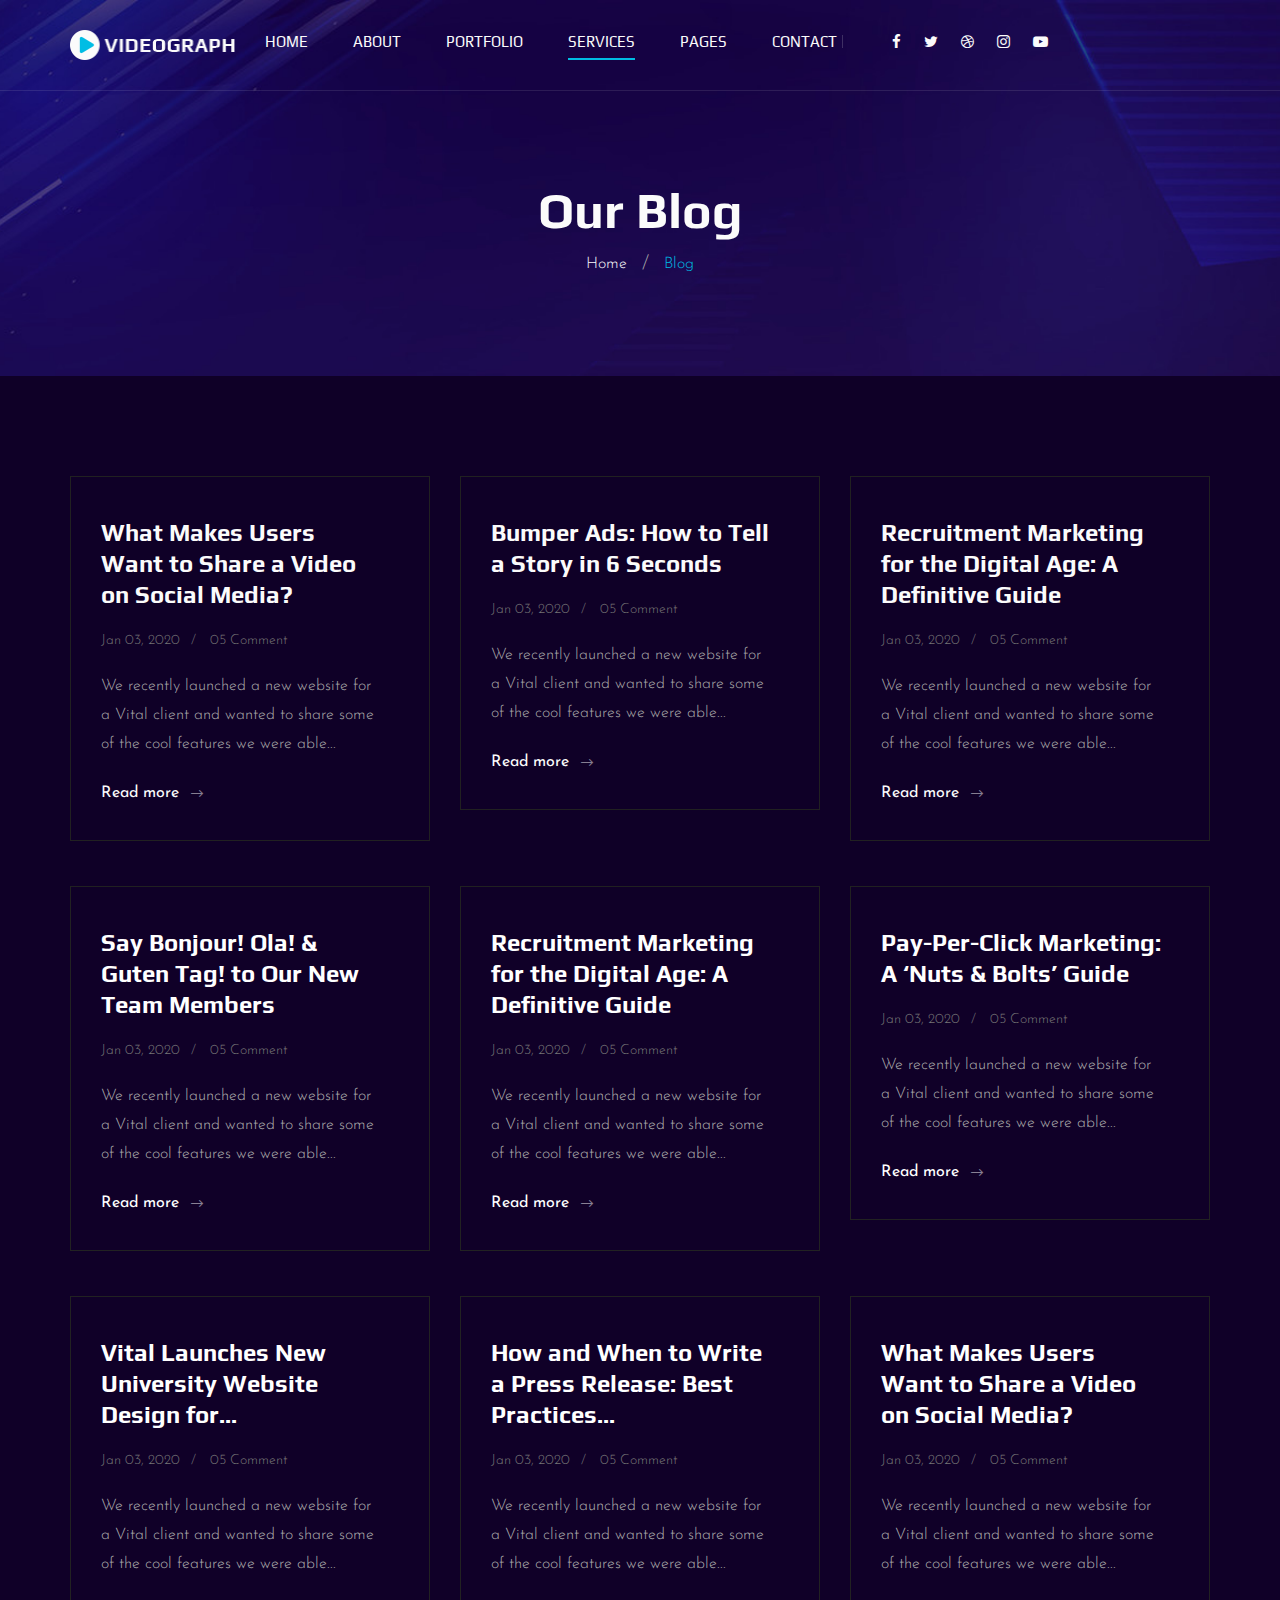
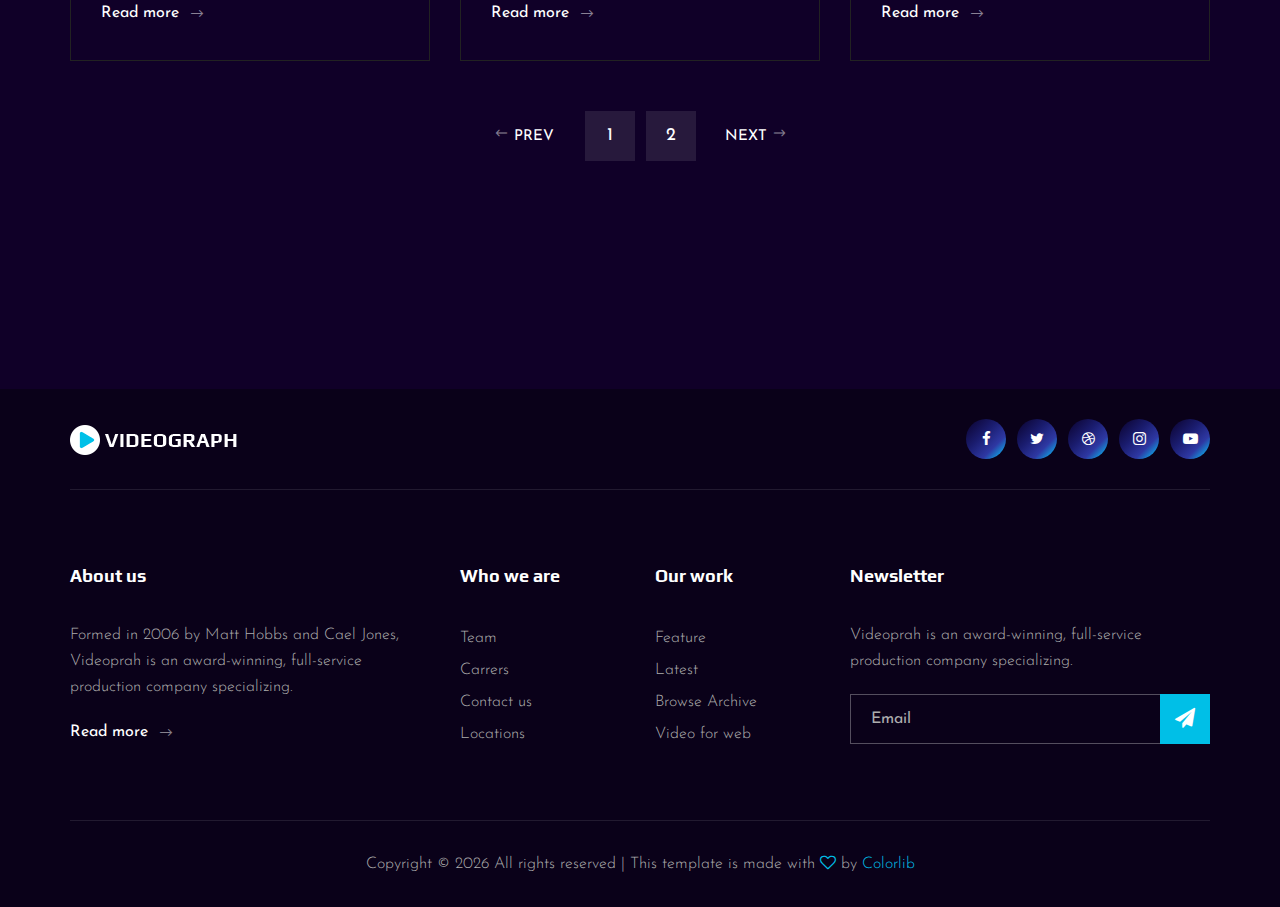
<file: blog.html>
<!DOCTYPE html>
<html lang="zxx">

<head>
    <meta charset="UTF-8">
    <meta name="description" content="Videograph Template">
    <meta name="keywords" content="Videograph, unica, creative, html">
    <meta name="viewport" content="width=device-width, initial-scale=1.0">
    <meta http-equiv="X-UA-Compatible" content="ie=edge">
    <title>Videograph | Template</title>

    <!-- Google Font -->
    <link href="https://fonts.googleapis.com/css2?family=Play:wght@400;700&display=swap" rel="stylesheet">
    <link href="https://fonts.googleapis.com/css2?family=Josefin+Sans:wght@300;400;500;600;700&display=swap"
        rel="stylesheet">

    <!-- Css Styles -->
    <link rel="stylesheet" href="css/bootstrap.min.css" type="text/css">
    <link rel="stylesheet" href="css/font-awesome.min.css" type="text/css">
    <link rel="stylesheet" href="css/elegant-icons.css" type="text/css">
    <link rel="stylesheet" href="css/owl.carousel.min.css" type="text/css">
    <link rel="stylesheet" href="css/magnific-popup.css" type="text/css">
    <link rel="stylesheet" href="css/slicknav.min.css" type="text/css">
    <link rel="stylesheet" href="css/style.css" type="text/css">
</head>

<body>
    <!-- Page Preloder -->
    <div id="preloder">
        <div class="loader"></div>
    </div>

    <!-- Header Section Begin -->
    <header class="header">
        <div class="container">
            <div class="row">
                <div class="col-lg-2">
                    <div class="header__logo">
                        <a href="./index.html"><img src="img/logo.png" alt=""></a>
                    </div>
                </div>
                <div class="col-lg-10">
                    <div class="header__nav__option">
                        <nav class="header__nav__menu mobile-menu">
                            <ul>
                                <li><a href="./index.html">Home</a></li>
                                <li><a href="./about.html">About</a></li>
                                <li><a href="./portfolio.html">Portfolio</a></li>
                                <li class="active"><a href="./services.html">Services</a></li>
                                <li><a href="#">Pages</a>
                                    <ul class="dropdown">
                                        <li><a href="./about.html">About</a></li>
                                        <li><a href="./portfolio.html">Portfolio</a></li>
                                        <li><a href="./blog.html">Blog</a></li>
                                        <li><a href="./blog-details.html">Blog Details</a></li>
                                    </ul>
                                </li>
                                <li><a href="./contact.html">Contact</a></li>
                            </ul>
                        </nav>
                        <div class="header__nav__social">
                            <a href="#"><i class="fa fa-facebook"></i></a>
                            <a href="#"><i class="fa fa-twitter"></i></a>
                            <a href="#"><i class="fa fa-dribbble"></i></a>
                            <a href="#"><i class="fa fa-instagram"></i></a>
                            <a href="#"><i class="fa fa-youtube-play"></i></a>
                        </div>
                    </div>
                </div>
            </div>
            <div id="mobile-menu-wrap"></div>
        </div>
    </header>
    <!-- Header End -->

    <!-- Breadcrumb Begin -->
    <div class="breadcrumb-option spad set-bg" data-setbg="img/breadcrumb-bg.jpg">
        <div class="container">
            <div class="row">
                <div class="col-lg-12 text-center">
                    <div class="breadcrumb__text">
                        <h2>Our Blog</h2>
                        <div class="breadcrumb__links">
                            <a href="#">Home</a>
                            <span>Blog</span>
                        </div>
                    </div>
                </div>
            </div>
        </div>
    </div>
    <!-- Breadcrumb End -->

    <!-- Blog Section Begin -->
    <section class="blog spad">
        <div class="container">
            <div class="row">
                <div class="col-lg-4 col-md-6 col-sm-6">
                    <div class="blog__item">
                        <h4>What Makes Users Want to Share a Video on Social Media?</h4>
                        <ul>
                            <li>Jan 03, 2020</li>
                            <li>05 Comment</li>
                        </ul>
                        <p>We recently launched a new website for a Vital client and wanted to share some of the cool
                            features we were able...</p>
                        <a href="#">Read more <span class="arrow_right"></span></a>
                    </div>
                </div>
                <div class="col-lg-4 col-md-6 col-sm-6">
                    <div class="blog__item">
                        <h4>Bumper Ads: How to Tell a Story in 6 Seconds</h4>
                        <ul>
                            <li>Jan 03, 2020</li>
                            <li>05 Comment</li>
                        </ul>
                        <p>We recently launched a new website for a Vital client and wanted to share some of the cool
                            features we were able...</p>
                        <a href="#">Read more <span class="arrow_right"></span></a>
                    </div>
                </div>
                <div class="col-lg-4 col-md-6 col-sm-6">
                    <div class="blog__item">
                        <h4>Recruitment Marketing for the Digital Age: A Definitive Guide</h4>
                        <ul>
                            <li>Jan 03, 2020</li>
                            <li>05 Comment</li>
                        </ul>
                        <p>We recently launched a new website for a Vital client and wanted to share some of the cool
                            features we were able...</p>
                        <a href="#">Read more <span class="arrow_right"></span></a>
                    </div>
                </div>
                <div class="col-lg-4 col-md-6 col-sm-6">
                    <div class="blog__item">
                        <h4>Say Bonjour! Ola! & Guten Tag! to Our New Team Members</h4>
                        <ul>
                            <li>Jan 03, 2020</li>
                            <li>05 Comment</li>
                        </ul>
                        <p>We recently launched a new website for a Vital client and wanted to share some of the cool
                            features we were able...</p>
                        <a href="#">Read more <span class="arrow_right"></span></a>
                    </div>
                </div>
                <div class="col-lg-4 col-md-6 col-sm-6">
                    <div class="blog__item">
                        <h4>Recruitment Marketing for the Digital Age: A Definitive Guide</h4>
                        <ul>
                            <li>Jan 03, 2020</li>
                            <li>05 Comment</li>
                        </ul>
                        <p>We recently launched a new website for a Vital client and wanted to share some of the cool
                            features we were able...</p>
                        <a href="#">Read more <span class="arrow_right"></span></a>
                    </div>
                </div>
                <div class="col-lg-4 col-md-6 col-sm-6">
                    <div class="blog__item">
                        <h4>Pay-Per-Click Marketing: A ‘Nuts & Bolts’ Guide</h4>
                        <ul>
                            <li>Jan 03, 2020</li>
                            <li>05 Comment</li>
                        </ul>
                        <p>We recently launched a new website for a Vital client and wanted to share some of the cool
                            features we were able...</p>
                        <a href="#">Read more <span class="arrow_right"></span></a>
                    </div>
                </div>
                <div class="col-lg-4 col-md-6 col-sm-6">
                    <div class="blog__item">
                        <h4>Vital Launches New University Website Design for...</h4>
                        <ul>
                            <li>Jan 03, 2020</li>
                            <li>05 Comment</li>
                        </ul>
                        <p>We recently launched a new website for a Vital client and wanted to share some of the cool
                            features we were able...</p>
                        <a href="#">Read more <span class="arrow_right"></span></a>
                    </div>
                </div>
                <div class="col-lg-4 col-md-6 col-sm-6">
                    <div class="blog__item">
                        <h4>How and When to Write a Press Release: Best Practices...</h4>
                        <ul>
                            <li>Jan 03, 2020</li>
                            <li>05 Comment</li>
                        </ul>
                        <p>We recently launched a new website for a Vital client and wanted to share some of the cool
                            features we were able...</p>
                        <a href="#">Read more <span class="arrow_right"></span></a>
                    </div>
                </div>
                <div class="col-lg-4 col-md-6 col-sm-6">
                    <div class="blog__item">
                        <h4>What Makes Users Want to Share a Video on Social Media?</h4>
                        <ul>
                            <li>Jan 03, 2020</li>
                            <li>05 Comment</li>
                        </ul>
                        <p>We recently launched a new website for a Vital client and wanted to share some of the cool
                            features we were able...</p>
                        <a href="#">Read more <span class="arrow_right"></span></a>
                    </div>
                </div>
            </div>
            <div class="row">
                <div class="col-lg-12">
                    <div class="pagination__option blog__pagi">
                        <a href="#" class="arrow__pagination left__arrow"><span class="arrow_left"></span> Prev</a>
                        <a href="#" class="number__pagination">1</a>
                        <a href="#" class="number__pagination">2</a>
                        <a href="#" class="arrow__pagination right__arrow">Next <span class="arrow_right"></span></a>
                    </div>
                </div>
            </div>
        </div>
    </section>
    <!-- Blog Section End -->

    <!-- Footer Section Begin -->
    <footer class="footer">
        <div class="container">
            <div class="footer__top">
                <div class="row">
                    <div class="col-lg-6 col-md-6">
                        <div class="footer__top__logo">
                            <a href="#"><img src="img/logo.png" alt=""></a>
                        </div>
                    </div>
                    <div class="col-lg-6 col-md-6">
                        <div class="footer__top__social">
                            <a href="#"><i class="fa fa-facebook"></i></a>
                            <a href="#"><i class="fa fa-twitter"></i></a>
                            <a href="#"><i class="fa fa-dribbble"></i></a>
                            <a href="#"><i class="fa fa-instagram"></i></a>
                            <a href="#"><i class="fa fa-youtube-play"></i></a>
                        </div>
                    </div>
                </div>
            </div>
            <div class="footer__option">
                <div class="row">
                    <div class="col-lg-4 col-md-6 col-sm-6">
                        <div class="footer__option__item">
                            <h5>About us</h5>
                            <p>Formed in 2006 by Matt Hobbs and Cael Jones, Videoprah is an award-winning, full-service
                                production company specializing.</p>
                            <a href="#" class="read__more">Read more <span class="arrow_right"></span></a>
                        </div>
                    </div>
                    <div class="col-lg-2 col-md-3 col-sm-3">
                        <div class="footer__option__item">
                            <h5>Who we are</h5>
                            <ul>
                                <li><a href="#">Team</a></li>
                                <li><a href="#">Carrers</a></li>
                                <li><a href="#">Contact us</a></li>
                                <li><a href="#">Locations</a></li>
                            </ul>
                        </div>
                    </div>
                    <div class="col-lg-2 col-md-3 col-sm-3">
                        <div class="footer__option__item">
                            <h5>Our work</h5>
                            <ul>
                                <li><a href="#">Feature</a></li>
                                <li><a href="#">Latest</a></li>
                                <li><a href="#">Browse Archive</a></li>
                                <li><a href="#">Video for web</a></li>
                            </ul>
                        </div>
                    </div>
                    <div class="col-lg-4 col-md-12">
                        <div class="footer__option__item">
                            <h5>Newsletter</h5>
                            <p>Videoprah is an award-winning, full-service production company specializing.</p>
                            <form action="#">
                                <input type="text" placeholder="Email">
                                <button type="submit"><i class="fa fa-send"></i></button>
                            </form>
                        </div>
                    </div>
                </div>
            </div>
            <div class="footer__copyright">
                <div class="row">
                    <div class="col-lg-12 text-center">
                        <!-- Link back to Colorlib can't be removed. Template is licensed under CC BY 3.0. -->
                        <p class="footer__copyright__text">Copyright &copy;
                            <script>
                                document.write(new Date().getFullYear());
                            </script>
                            All rights reserved | This template is made with <i class="fa fa-heart-o"
                                aria-hidden="true"></i> by <a href="https://colorlib.com" target="_blank">Colorlib</a>
                        </p>
                        <!-- Link back to Colorlib can't be removed. Template is licensed under CC BY 3.0. -->
                    </div>
                </div>
            </div>
        </div>
    </footer>
    <!-- Footer Section End -->

    <!-- Js Plugins -->
    <script src="js/jquery-3.3.1.min.js"></script>
    <script src="js/bootstrap.min.js"></script>
    <script src="js/jquery.magnific-popup.min.js"></script>
    <script src="js/mixitup.min.js"></script>
    <script src="js/masonry.pkgd.min.js"></script>
    <script src="js/jquery.slicknav.js"></script>
    <script src="js/owl.carousel.min.js"></script>
    <script src="js/main.js"></script>
</body>

</html>
</file>
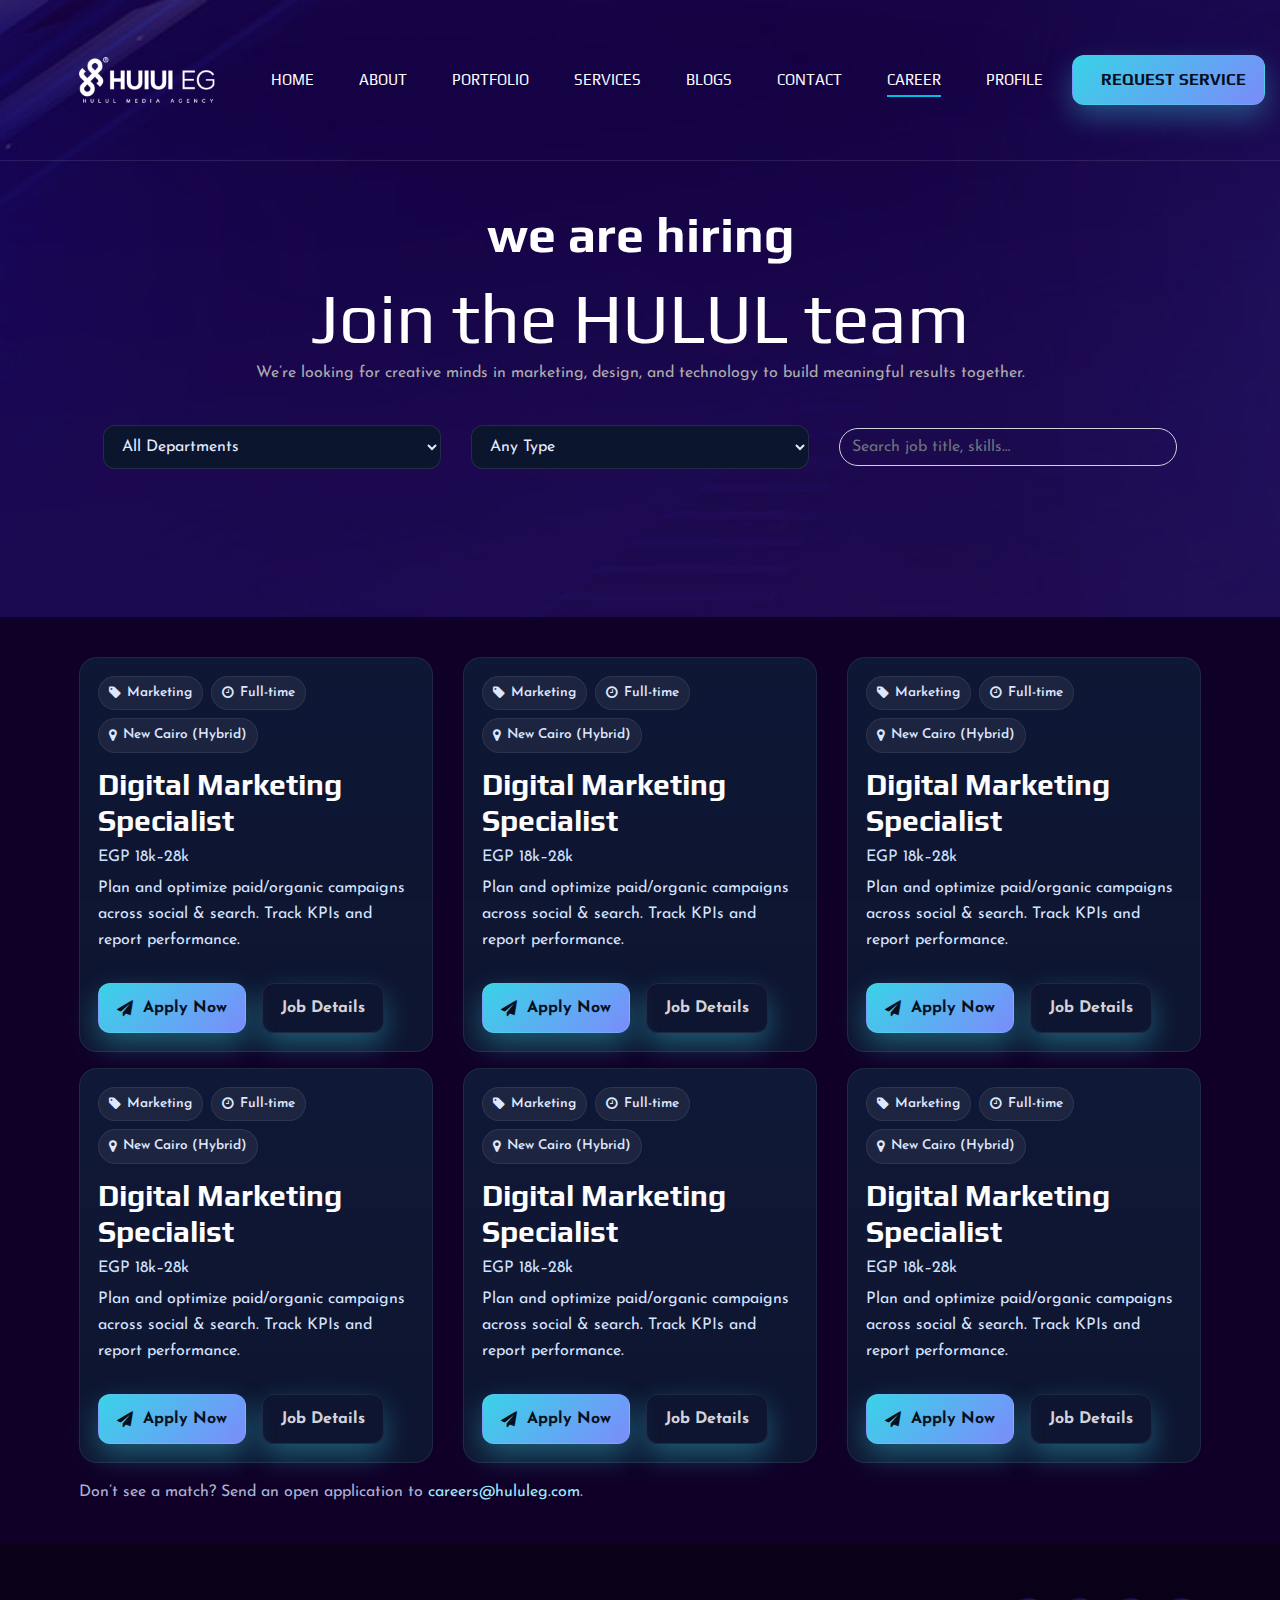
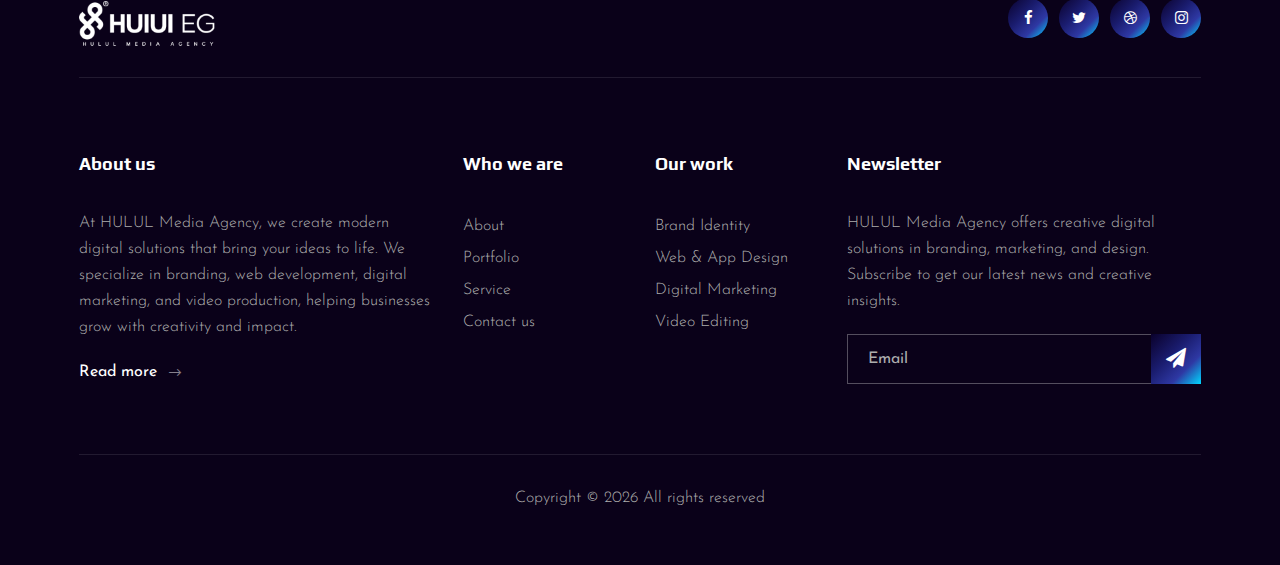
<file: career.html>
<!DOCTYPE html>
<html lang="zxx">

<head>
  <meta charset="UTF-8">
  <meta name="description" content="Videograph Template">
  <meta name="keywords" content="Videograph, unica, creative, html">
  <meta name="viewport" content="width=device-width, initial-scale=1.0">
  <meta http-equiv="X-UA-Compatible" content="ie=edge">
  <title>Videograph | Template</title>

  <!-- Google Font -->
  <link href="https://fonts.googleapis.com/css2?family=Play:wght@400;700&display=swap" rel="stylesheet">
  <link href="https://fonts.googleapis.com/css2?family=Josefin+Sans:wght@300;400;500;600;700&display=swap"
    rel="stylesheet">

  <!-- Css Styles -->
  <link rel="stylesheet" href="css/bootstrap.min.css" type="text/css">
  <link rel="stylesheet" href="css/font-awesome.min.css" type="text/css">
  <link rel="stylesheet" href="css/elegant-icons.css" type="text/css">
  <link rel="stylesheet" href="css/owl.carousel.min.css" type="text/css">
  <link rel="stylesheet" href="css/magnific-popup.css" type="text/css">
  <link rel="stylesheet" href="css/slicknav.min.css" type="text/css">
  <link rel="stylesheet" href="css/custom.css" type="text/css">
    <link rel="stylesheet" href="css/style.css" type="text/css">
</head>

<body>
  <!-- Page Preloder -->
  <div id="preloder">
    <div class="loader"></div>
  </div>

  <!-- Header Section Begin -->
  <header class="header">
    <div class="container">
      <div class="row">
        <div class="col-lg-2">
          <div class="header__logo">
            <a href="./index.html"><img src="img/image.png" class="logoImg" alt=""></a>
          </div>
        </div>
        <div class="col-lg-10">
          <div class="header__nav__option">
            <nav class="header__nav__menu mobile-menu">
              <ul>
                <li><a href="./index.html">Home</a></li>
                <li><a href="./about.html">About</a></li>
                <li><a href="./portfolio.html">Portfolio</a></li>
                <li><a href="./services.html">Services</a></li>
                <li><a href="./blog.html">Blogs</a></li>
                </li>
                <li><a href="./contact.html">Contact</a></li>
                <li class="active"><a href="./career.html">Career</a></li>
                <li> <a href="./img/HULUL.EG (1).pdf" class="profile-link" aria-label="Our Profile">
                    <span class="hide-on-mobile text-white"> Profile</span>
                  </a> </li>
                <div class="header__actions ">
                  <a href="./requestService.html" class="btn request-btn " id="startBtn">
                    <i class="fa-regular fa-pen-to-square "></i> Request Service
                  </a>
                </div>
          </div>
          </li>
          </ul>
          </nav>
        </div>
      </div>
    </div>
    <div id="mobile-menu-wrap"></div>
    </div>
  </header>
  <!-- Header End -->

  <!-- Breadcrumb Begin -->
  <div class="breadcrumb-option spad set-bg" data-setbg="img/breadcrumb-bg.jpg">
    <div class="container">
      <div class="row">
        <div class="col-lg-12 text-center">
          <div class="breadcrumb__text">
            <h2> we are hiring</h2>
            <h1 class="cp-title text-white">Join the HULUL team</h1>
            <p class="cp-lead">We’re looking for creative minds in marketing, design, and technology to build meaningful
              results together.</p>
          </div>
        </div>
      </div>
      <div class="container">
        <div class="cp-filters">
          <div class="row g-2 align-items-center">
            <div class="col-md-4">
              <select class="form-select cp-input">
                <option selected>All Departments</option>
                <option>Marketing</option>
                <option>Design</option>
                <option>Development</option>
                <option>Media</option>
                <option>Operations</option>
              </select>
            </div>
            <div class="col-md-4">
              <select class="form-select cp-input">
                <option selected>Any Type</option>
                <option>Full-time</option>
                <option>Part-time</option>
                <option>Internship</option>
                <option>Contract</option>
                <option>Remote</option>
              </select>
            </div>
            <div class="col-md-4">
              <input class="form-control cp-input" placeholder="Search job title, skills…">
            </div>
          </div>
        </div>
      </div>
    </div>
  </div>
  <!-- Breadcrumb End -->
  <section class="careers-page">
    <!-- Job List -->
    <div class="container">
      <div class="row g-3">
        <!-- Job 1 -->
        <div class="col-lg-4 col-md-6 pt-3">
          <article class="cp-job">
            <div class="cp-topline">
              <span class="cp-chip"><i class="fa fa-tag"></i> Marketing</span>
              <span class="cp-chip"><i class="fa fa-clock-o"></i> Full-time</span>
              <span class="cp-chip"><i class="fa fa-map-marker"></i> New Cairo (Hybrid)</span>
            </div>
            <h3 class="cp-job-title text-white">Digital Marketing Specialist</h3>
            <div class="cp-meta">EGP 18k–28k</div>
            <p class="cp-desc">Plan and optimize paid/organic campaigns across social & search. Track KPIs and report
              performance.</p>
            <div class="cp-actions">
              <div class="d-flex gap-2 mt-3">
                <button type="button" class="btn btn-info apply-btn" data-toggle="modal" data-target="#applyModal"
                  data-title="Digital Marketing Specialist">
                  <i class="fa fa-paper-plane"></i> Apply Now
                </button>

                <button type="button" class="btn btn-outline-light job-btn jobdetailsbtn" data-toggle="modal" data-target="#jobModal"
                  data-title="Digital Marketing Specialist" data-location="New Cairo (Hybrid)" data-type="Full-time"
                  data-salary="EGP 18k–28k"
                  data-desc="Plan and optimize paid/organic campaigns across social & search. Track KPIs and report performance."
                  data-req="3+ years experience|Strong Meta/Google Ads skills|Good English|Analytics & reporting">
                  Job Details
                </button>
              </div>
          </article>
        </div>

         <div class="col-lg-4 col-md-6 pt-3">
          <article class="cp-job">
            <div class="cp-topline">
              <span class="cp-chip"><i class="fa fa-tag"></i> Marketing</span>
              <span class="cp-chip"><i class="fa fa-clock-o"></i> Full-time</span>
              <span class="cp-chip"><i class="fa fa-map-marker"></i> New Cairo (Hybrid)</span>
            </div>
            <h3 class="cp-job-title text-white">Digital Marketing Specialist</h3>
            <div class="cp-meta">EGP 18k–28k</div>
            <p class="cp-desc">Plan and optimize paid/organic campaigns across social & search. Track KPIs and report
              performance.</p>
            <div class="cp-actions">
              <div class="d-flex gap-2 mt-3">
                <button type="button" class="btn btn-info apply-btn" data-toggle="modal" data-target="#applyModal"
                  data-title="Digital Marketing Specialist">
                  <i class="fa fa-paper-plane"></i> Apply Now
                </button>

                <button type="button" class="btn btn-outline-light job-btn jobdetailsbtn" data-toggle="modal" data-target="#jobModal"
                  data-title="Digital Marketing Specialist" data-location="New Cairo (Hybrid)" data-type="Full-time"
                  data-salary="EGP 18k–28k"
                  data-desc="Plan and optimize paid/organic campaigns across social & search. Track KPIs and report performance."
                  data-req="3+ years experience|Strong Meta/Google Ads skills|Good English|Analytics & reporting">
                  Job Details
                </button>
              </div>
          </article>
        </div>
       <div class="col-lg-4 col-md-6 pt-3">
          <article class="cp-job">
            <div class="cp-topline">
              <span class="cp-chip"><i class="fa fa-tag"></i> Marketing</span>
              <span class="cp-chip"><i class="fa fa-clock-o"></i> Full-time</span>
              <span class="cp-chip"><i class="fa fa-map-marker"></i> New Cairo (Hybrid)</span>
            </div>
            <h3 class="cp-job-title text-white">Digital Marketing Specialist</h3>
            <div class="cp-meta">EGP 18k–28k</div>
            <p class="cp-desc">Plan and optimize paid/organic campaigns across social & search. Track KPIs and report
              performance.</p>
            <div class="cp-actions">
              <div class="d-flex gap-2 mt-3">
                <button type="button" class="btn btn-info apply-btn" data-toggle="modal" data-target="#applyModal"
                  data-title="Digital Marketing Specialist">
                  <i class="fa fa-paper-plane"></i> Apply Now
                </button>

                <button type="button" class="btn btn-outline-light job-btn jobdetailsbtn" data-toggle="modal" data-target="#jobModal"
                  data-title="Digital Marketing Specialist" data-location="New Cairo (Hybrid)" data-type="Full-time"
                  data-salary="EGP 18k–28k"
                  data-desc="Plan and optimize paid/organic campaigns across social & search. Track KPIs and report performance."
                  data-req="3+ years experience|Strong Meta/Google Ads skills|Good English|Analytics & reporting">
                  Job Details
                </button>
              </div>
          </article>
        </div>
         <div class="col-lg-4 col-md-6 pt-3">
          <article class="cp-job">
            <div class="cp-topline">
              <span class="cp-chip"><i class="fa fa-tag"></i> Marketing</span>
              <span class="cp-chip"><i class="fa fa-clock-o"></i> Full-time</span>
              <span class="cp-chip"><i class="fa fa-map-marker"></i> New Cairo (Hybrid)</span>
            </div>
            <h3 class="cp-job-title text-white">Digital Marketing Specialist</h3>
            <div class="cp-meta">EGP 18k–28k</div>
            <p class="cp-desc">Plan and optimize paid/organic campaigns across social & search. Track KPIs and report
              performance.</p>
            <div class="cp-actions">
              <div class="d-flex gap-2 mt-3">
                <button type="button" class="btn btn-info apply-btn" data-toggle="modal" data-target="#applyModal"
                  data-title="Digital Marketing Specialist">
                  <i class="fa fa-paper-plane"></i> Apply Now
                </button>

                <button type="button" class="btn btn-outline-light job-btn jobdetailsbtn" data-toggle="modal" data-target="#jobModal"
                  data-title="Digital Marketing Specialist" data-location="New Cairo (Hybrid)" data-type="Full-time"
                  data-salary="EGP 18k–28k"
                  data-desc="Plan and optimize paid/organic campaigns across social & search. Track KPIs and report performance."
                  data-req="3+ years experience|Strong Meta/Google Ads skills|Good English|Analytics & reporting">
                  Job Details
                </button>
              </div>
          </article>
        </div>
       <div class="col-lg-4 col-md-6 pt-3">
          <article class="cp-job">
            <div class="cp-topline">
              <span class="cp-chip"><i class="fa fa-tag"></i> Marketing</span>
              <span class="cp-chip"><i class="fa fa-clock-o"></i> Full-time</span>
              <span class="cp-chip"><i class="fa fa-map-marker"></i> New Cairo (Hybrid)</span>
            </div>
            <h3 class="cp-job-title text-white">Digital Marketing Specialist</h3>
            <div class="cp-meta">EGP 18k–28k</div>
            <p class="cp-desc">Plan and optimize paid/organic campaigns across social & search. Track KPIs and report
              performance.</p>
            <div class="cp-actions">
              <div class="d-flex gap-2 mt-3">
                <button type="button" class="btn btn-info apply-btn" data-toggle="modal" data-target="#applyModal"
                  data-title="Digital Marketing Specialist">
                  <i class="fa fa-paper-plane"></i> Apply Now
                </button>

                <button type="button" class="btn btn-outline-light job-btn jobdetailsbtn" data-toggle="modal" data-target="#jobModal"
                  data-title="Digital Marketing Specialist" data-location="New Cairo (Hybrid)" data-type="Full-time"
                  data-salary="EGP 18k–28k"
                  data-desc="Plan and optimize paid/organic campaigns across social & search. Track KPIs and report performance."
                  data-req="3+ years experience|Strong Meta/Google Ads skills|Good English|Analytics & reporting">
                  Job Details
                </button>
              </div>
          </article>
        </div>
         <div class="col-lg-4 col-md-6 pt-3">
          <article class="cp-job">
            <div class="cp-topline">
              <span class="cp-chip"><i class="fa fa-tag"></i> Marketing</span>
              <span class="cp-chip"><i class="fa fa-clock-o"></i> Full-time</span>
              <span class="cp-chip"><i class="fa fa-map-marker"></i> New Cairo (Hybrid)</span>
            </div>
            <h3 class="cp-job-title text-white">Digital Marketing Specialist</h3>
            <div class="cp-meta">EGP 18k–28k</div>
            <p class="cp-desc">Plan and optimize paid/organic campaigns across social & search. Track KPIs and report
              performance.</p>
            <div class="cp-actions">
              <div class="d-flex gap-2 mt-3">
                <button type="button" class="btn btn-info apply-btn" data-toggle="modal" data-target="#applyModal"
                  data-title="Digital Marketing Specialist">
                  <i class="fa fa-paper-plane"></i> Apply Now
                </button>

                <button type="button" class="btn btn-outline-light job-btn jobdetailsbtn" data-toggle="modal" data-target="#jobModal"
                  data-title="Digital Marketing Specialist" data-location="New Cairo (Hybrid)" data-type="Full-time"
                  data-salary="EGP 18k–28k"
                  data-desc="Plan and optimize paid/organic campaigns across social & search. Track KPIs and report performance."
                  data-req="3+ years experience|Strong Meta/Google Ads skills|Good English|Analytics & reporting">
                  Job Details
                </button>
              </div>
          </article>
        </div>
      </div>

      <p class="cp-foot mt-3">Don’t see a match? Send an open application to
        <a href="mailto:careers@hululeg.com" class="cp-link">careers@hululeg.com</a>.
      </p>
    </div>
  </section>
<!-- ====== Job Details Modal ====== -->
<div class="modal fade" id="jobModal" tabindex="-1" role="dialog" aria-hidden="true">
  <div class="modal-dialog modal-lg modal-dialog-centered" role="document">
    <div class="modal-content bg-dark text-light" style="border-radius:18px;">
      <div class="modal-header border-0">
        <h5 class="modal-title text-white">Digital Marketing Specialist</h5>
        <button type="button" class="close text-light" data-dismiss="modal">
          <span style="font-size:30px;">&times;</span>
        </button>
      </div>
      <div class="modal-body">
        <ul class="list-inline small text-muted mb-3">
          <li class="list-inline-item"><i class="fa fa-map-marker"></i> New Cairo (Hybrid)</li>
          <li class="list-inline-item"><i class="fa fa-briefcase"></i> Full-time</li>
          <li class="list-inline-item"><i class="fa fa-money"></i> EGP 18k–28k</li>
        </ul>

        <h6 class="mb-2 text-white">Role Overview</h6>
        <p>
          As a Digital Marketing Specialist at <strong>HULUL Media Agency</strong>, you will manage
          and optimize paid and organic marketing campaigns across various platforms, including
          social media, search, and display networks.
        </p>

        <h6 class="mb-2 text-white mt-4">Responsibilities</h6>
        <ul>
          <li>Plan and execute social media marketing campaigns.</li>
          <li>Manage Meta and Google Ads campaigns effectively.</li>
          <li>Analyze KPIs and provide performance reports.</li>
          <li>Collaborate with the design and content teams.</li>
        </ul>

        <h6 class="mb-2 text-white mt-4">Requirements</h6>
        <ul>
          <li>3+ years of experience in digital marketing.</li>
          <li>Strong knowledge of Meta Ads and Google Ads.</li>
          <li>Excellent communication and reporting skills.</li>
          <li>Good understanding of SEO and analytics tools.</li>
        </ul>

        <div class="text-right mt-4">
          <button class="btn btn-info" data-dismiss="modal" data-toggle="modal" data-target="#applyModal">
            Apply Now
          </button>
        </div>
      </div>
    </div>
  </div>
</div>

<!-- ====== Apply Form Modal ====== -->
<div class="modal fade" id="applyModal" tabindex="-1" role="dialog" aria-hidden="true">
  <div class="modal-dialog modal-dialog-centered" role="document">
    <div class="modal-content bg-dark text-light" style="border-radius:18px; display: block;">
      <div class="modal-header border-0">
        <h5 class="modal-title  text-white">Apply for Digital Marketing Specialist</h5>
        <button type="button" class="close text-light" data-dismiss="modal">
          <span style="font-size:30px;">&times;</span>
        </button>
      </div>
      <div class="modal-body">
        <form>
          <div class="form-group">
            <label>Full Name *</label>
            <input type="text" class="form-control" placeholder="John Doe" required>
          </div>
          <div class="form-group">
            <label>Email *</label>
            <input type="email" class="form-control" placeholder="you@email.com" required>
          </div>
          <div class="form-group">
            <label>Phone *</label>
            <input type="tel" class="form-control" placeholder="+20 1X XXX XXXX" required>
          </div>
          <div class="form-group">
            <label>Upload Your CV (PDF/Doc)</label>
            <input type="file" class="form-control-file" accept=".pdf,.doc,.docx">
          </div>
          <div class="form-group">
            <label>Message</label>
            <textarea class="form-control text"  placeholder="Tell us about yourself..."></textarea>
          </div>
          <button type="submit" class="btn btn-info btn-block">
            <i class="fa fa-paper-plane"></i> Submit Application
          </button>
        </form>
      </div>
    </div>
  </div>
</div>
  <!-- Footer Section Begin -->
  <footer class="footer mt-0">
    <div class="container">
      <div class="footer__top">
        <div class="row">
          <div class="col-lg-6 col-md-6">
            <div class="footer__top__logo">
              <a href="#"><img src="img/image.png" class="logoImg" alt=""></a>
            </div>
          </div>
          <div class="col-lg-6 col-md-6">
            <div class="footer__top__social">
              <a
                href="https://www.facebook.com/profile.php?id=61560764363862&mibextid=wwXIfr&rdid=XsjFcMnjrCTug7W0&share_url=https%3A%2F%2Fwww.facebook.com%2Fshare%2F14RKhUuc8Wu%2F%3Fmibextid%3DwwXIfr#"><i
                  class="fa fa-facebook"></i></a>
              <a href="#"><i class="fa fa-twitter"></i></a>
              <a href="hulul_egy"><i class="fa fa-dribbble"></i></a>
              <a href="instagram.com/hululegypt"><i class="fa fa-instagram"></i></a>
            </div>
          </div>
        </div>
      </div>
      <div class="footer__option">
        <div class="row">
          <div class="col-lg-4 col-md-6 col-sm-6">
            <div class="footer__option__item">
              <h5>About us</h5>
              <p>At HULUL Media Agency, we create modern digital solutions that bring your ideas to life.
                We specialize in branding, web development, digital marketing, and video production,
                helping businesses grow with creativity and impact.</p>
              <a href="./about.html" class="read__more">Read more <span class="arrow_right"></span></a>
            </div>
          </div>
          <div class="col-lg-2 col-md-3 col-sm-3">
            <div class="footer__option__item">
              <h5>Who we are</h5>
              <ul>
                <li><a href="./about.html">About</a></li>
                <li><a href="./portfolio.html">Portfolio</a></li>
                <li><a href="./services.html">Service</a></li>
                <li><a href="./contact.html">Contact us</a></li>
              </ul>
            </div>
          </div>
          <div class="col-lg-2 col-md-3 col-sm-3">
            <div class="footer__option__item">
              <h5>Our work</h5>
              <ul>
                <li><a href="#">Brand Identity</a></li>
                <li><a href="#">Web & App Design</a></li>
                <li><a href="#">Digital Marketing</a></li>
                <li><a href="#">Video Editing</a></li>
              </ul>
            </div>
          </div>
          <div class="col-lg-4 col-md-12">
            <div class="footer__option__item">
              <h5>Newsletter</h5>
              <p>HULUL Media Agency offers creative digital solutions in branding, marketing, and design.
                Subscribe to get our latest news and creative insights.</p>
              <form action="#">
                <input type="text" placeholder="Email">
                <button type="submit" class="applicationRequest"><i class=" fa fa-send"></i></button>
              </form>
            </div>
          </div>
        </div>
      </div>
      <div class="footer__copyright">
        <div class="row">
          <div class="col-lg-12 text-center">
            <!-- Link back to Colorlib can't be removed. Template is licensed under CC BY 3.0. -->
            <p class="footer__copyright__text">Copyright &copy;
              <script>
                document.write(new Date().getFullYear());
              </script>
              All rights reserved
              <!-- <i class="fa fa-heart-o"
                                aria-hidden="true"></i> by <a href="https://colorlib.com" target="_blank">Colorlib</a> -->
            </p>
            <!-- Link back to Colorlib can't be removed. Template is licensed under CC BY 3.0. -->
          </div>
        </div>
      </div>
    </div>
  </footer>
  <!-- Footer Section End -->

  <!-- Js Plugins -->
  <script src="js/jquery-3.3.1.min.js"></script>
  <script src="js/bootstrap.min.js"></script>
  <script src="js/jquery.magnific-popup.min.js"></script>
  <script src="js/mixitup.min.js"></script>
  <script src="js/masonry.pkgd.min.js"></script>
  <script src="js/jquery.slicknav.js"></script>
  <script src="js/owl.carousel.min.js"></script>
  <script src="js/main.js"></script>
  <script>
    
   
  </script>
</body>

</html>
</file>
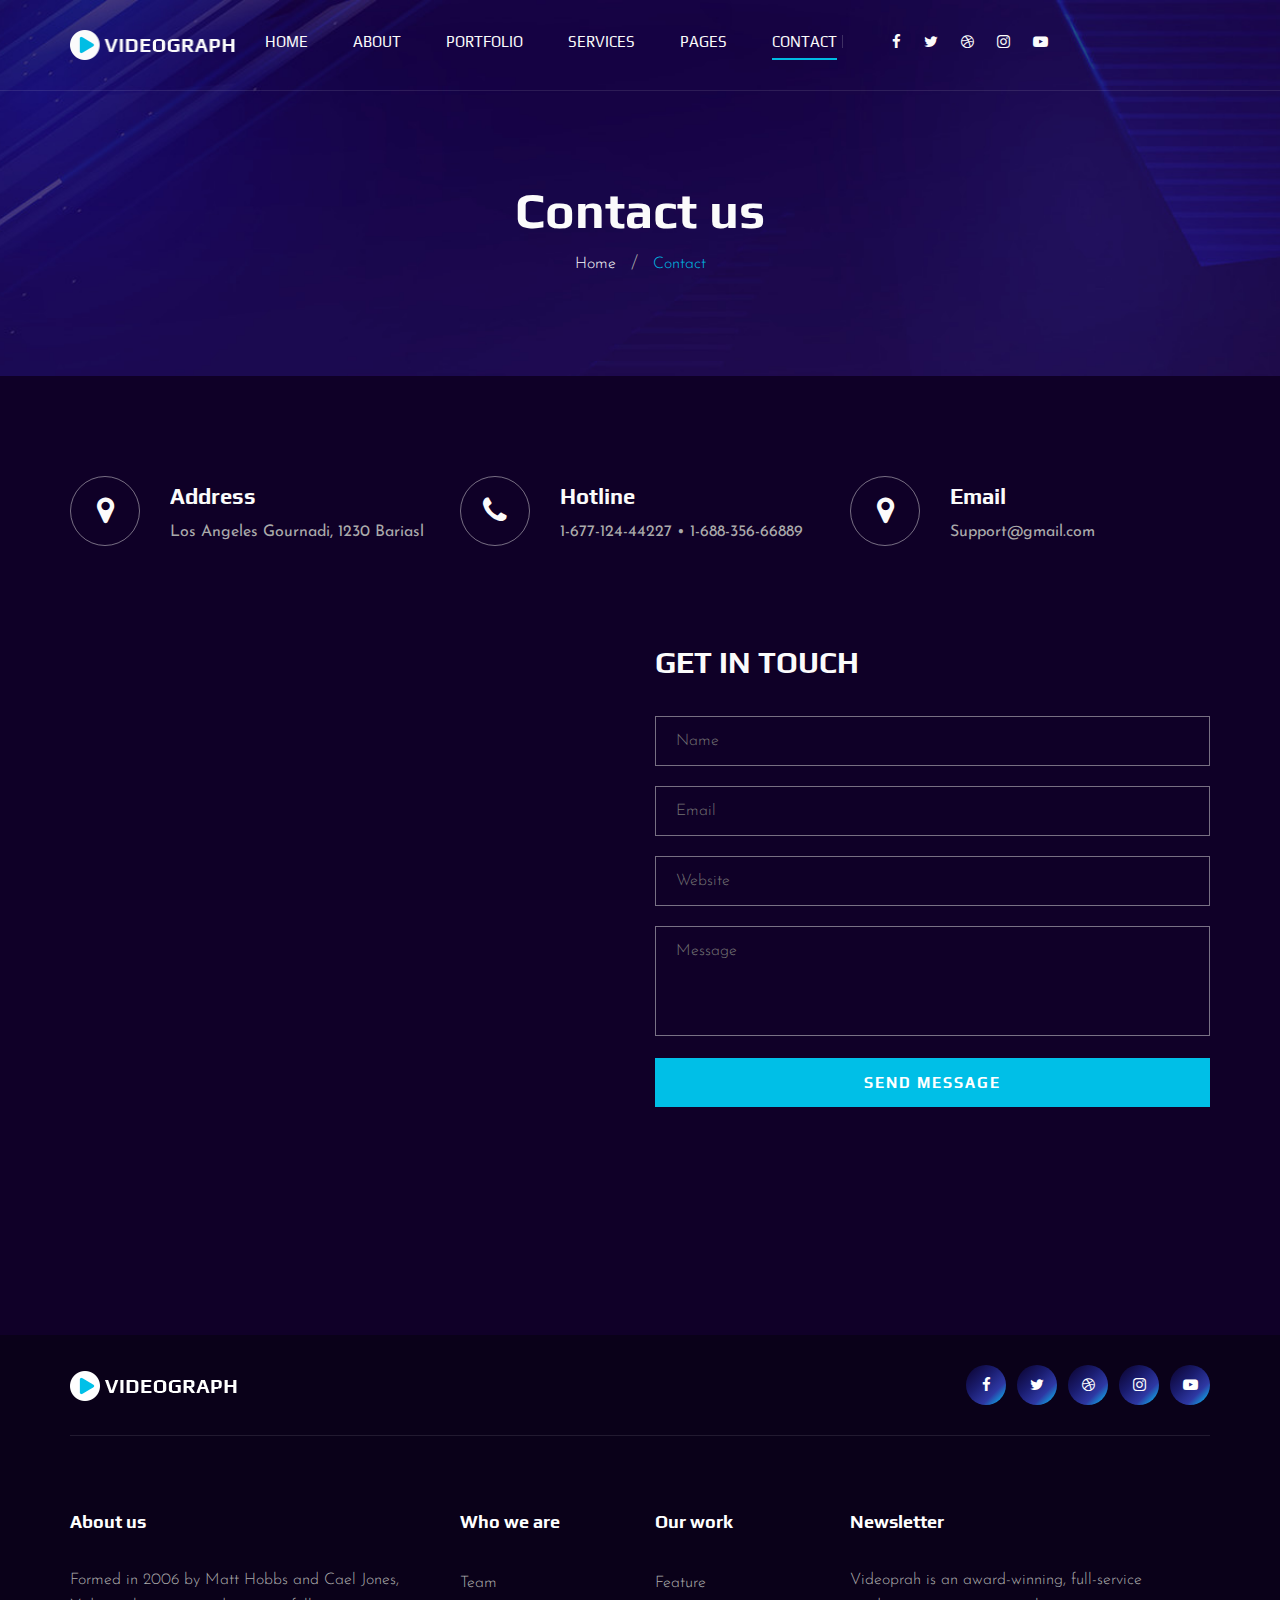
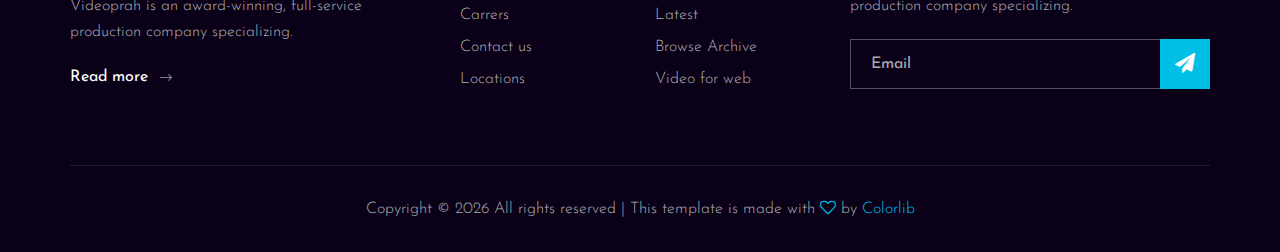
<file: contact.html>
<!DOCTYPE html>
<html lang="zxx">

<head>
    <meta charset="UTF-8">
    <meta name="description" content="Videograph Template">
    <meta name="keywords" content="Videograph, unica, creative, html">
    <meta name="viewport" content="width=device-width, initial-scale=1.0">
    <meta http-equiv="X-UA-Compatible" content="ie=edge">
    <title>Videograph | Template</title>

    <!-- Google Font -->
    <link href="https://fonts.googleapis.com/css2?family=Play:wght@400;700&display=swap" rel="stylesheet">
    <link href="https://fonts.googleapis.com/css2?family=Josefin+Sans:wght@300;400;500;600;700&display=swap"
        rel="stylesheet">

    <!-- Css Styles -->
    <link rel="stylesheet" href="css/bootstrap.min.css" type="text/css">
    <link rel="stylesheet" href="css/font-awesome.min.css" type="text/css">
    <link rel="stylesheet" href="css/elegant-icons.css" type="text/css">
    <link rel="stylesheet" href="css/owl.carousel.min.css" type="text/css">
    <link rel="stylesheet" href="css/magnific-popup.css" type="text/css">
    <link rel="stylesheet" href="css/slicknav.min.css" type="text/css">
    <link rel="stylesheet" href="css/style.css" type="text/css">
</head>

<body>
    <!-- Page Preloder -->
    <div id="preloder">
        <div class="loader"></div>
    </div>

    <!-- Header Section Begin -->
    <header class="header">
        <div class="container">
            <div class="row">
                <div class="col-lg-2">
                    <div class="header__logo">
                        <a href="./index.html"><img src="img/logo.png" alt=""></a>
                    </div>
                </div>
                <div class="col-lg-10">
                    <div class="header__nav__option">
                        <nav class="header__nav__menu mobile-menu">
                            <ul>
                                <li><a href="./index.html">Home</a></li>
                                <li><a href="./about.html">About</a></li>
                                <li><a href="./portfolio.html">Portfolio</a></li>
                                <li><a href="./services.html">Services</a></li>
                                <li><a href="#">Pages</a>
                                    <ul class="dropdown">
                                        <li><a href="./about.html">About</a></li>
                                        <li><a href="./portfolio.html">Portfolio</a></li>
                                        <li><a href="./blog.html">Blog</a></li>
                                        <li><a href="./blog-details.html">Blog Details</a></li>
                                    </ul>
                                </li>
                                <li class="active"><a href="./contact.html">Contact</a></li>
                            </ul>
                        </nav>
                        <div class="header__nav__social">
                            <a href="#"><i class="fa fa-facebook"></i></a>
                            <a href="#"><i class="fa fa-twitter"></i></a>
                            <a href="#"><i class="fa fa-dribbble"></i></a>
                            <a href="#"><i class="fa fa-instagram"></i></a>
                            <a href="#"><i class="fa fa-youtube-play"></i></a>
                        </div>
                    </div>
                </div>
            </div>
            <div id="mobile-menu-wrap"></div>
        </div>
    </header>
    <!-- Header End -->

    <!-- Breadcrumb Begin -->
    <div class="breadcrumb-option spad set-bg" data-setbg="img/breadcrumb-bg.jpg">
        <div class="container">
            <div class="row">
                <div class="col-lg-12 text-center">
                    <div class="breadcrumb__text">
                        <h2>Contact us</h2>
                        <div class="breadcrumb__links">
                            <a href="#">Home</a>
                            <span>Contact</span>
                        </div>
                    </div>
                </div>
            </div>
        </div>
    </div>
    <!-- Breadcrumb End -->

    <!-- Contact Widget Section Begin -->
    <section class="contact-widget spad">
        <div class="container">
            <div class="row">
                <div class="col-lg-4 col-md-6 col-md-6 col-md-3">
                    <div class="contact__widget__item">
                        <div class="contact__widget__item__icon">
                            <i class="fa fa-map-marker"></i>
                        </div>
                        <div class="contact__widget__item__text">
                            <h4>Address</h4>
                            <p>Los Angeles Gournadi, 1230 Bariasl</p>
                        </div>
                    </div>
                </div>
                <div class="col-lg-4 col-md-6 col-md-6 col-md-3">
                    <div class="contact__widget__item">
                        <div class="contact__widget__item__icon">
                            <i class="fa fa-phone"></i>
                        </div>
                        <div class="contact__widget__item__text">
                            <h4>Hotline</h4>
                            <p>1-677-124-44227 • 1-688-356-66889</p>
                        </div>
                    </div>
                </div>
                <div class="col-lg-4 col-md-6 col-md-6 col-md-3">
                    <div class="contact__widget__item">
                        <div class="contact__widget__item__icon">
                            <i class="fa fa-map-marker"></i>
                        </div>
                        <div class="contact__widget__item__text">
                            <h4>Email</h4>
                            <p>Support@gmail.com</p>
                        </div>
                    </div>
                </div>
            </div>
        </div>
    </section>
    <!-- Contact Widget Section End -->

    <!-- Call To Action Section Begin -->
    <section class="contact spad">
        <div class="container">
            <div class="row">
                <div class="col-lg-6 col-md-6">
                    <div class="contact__map">
                        <iframe
                            src="https://www.google.com/maps/embed?pb=!1m18!1m12!1m3!1d387190.2798902705!2d-74.25986790365917!3d40.697670067823786!2m3!1f0!2f0!3f0!3m2!1i1024!2i768!4f13.1!3m3!1m2!1s0x89c24fa5d33f083b%3A0xc80b8f06e177fe62!2sNew%20York%2C%20NY%2C%20USA!5e0!3m2!1sen!2sbd!4v1596152431947!5m2!1sen!2sbd"
                            height="450" style="border:0;"></iframe>
                    </div>
                </div>
                <div class="col-lg-6 col-md-6">
                    <div class="contact__form">
                        <h3>Get in touch</h3>
                        <form action="#">
                            <input type="text" placeholder="Name">
                            <input type="text" placeholder="Email">
                            <input type="text" placeholder="Website">
                            <textarea placeholder="Message"></textarea>
                            <button type="submit" class="site-btn">Send Message</button>
                        </form>
                    </div>
                </div>
            </div>
        </div>
    </section>
    <!-- Call To Action Section End -->

    <!-- Footer Section Begin -->
    <footer class="footer">
        <div class="container">
            <div class="footer__top">
                <div class="row">
                    <div class="col-lg-6 col-md-6">
                        <div class="footer__top__logo">
                            <a href="#"><img src="img/logo.png" alt=""></a>
                        </div>
                    </div>
                    <div class="col-lg-6 col-md-6">
                        <div class="footer__top__social">
                            <a href="#"><i class="fa fa-facebook"></i></a>
                            <a href="#"><i class="fa fa-twitter"></i></a>
                            <a href="#"><i class="fa fa-dribbble"></i></a>
                            <a href="#"><i class="fa fa-instagram"></i></a>
                            <a href="#"><i class="fa fa-youtube-play"></i></a>
                        </div>
                    </div>
                </div>
            </div>
            <div class="footer__option">
                <div class="row">
                    <div class="col-lg-4 col-md-6">
                        <div class="footer__option__item">
                            <h5>About us</h5>
                            <p>Formed in 2006 by Matt Hobbs and Cael Jones, Videoprah is an award-winning, full-service
                                production company specializing.</p>
                            <a href="#" class="read__more">Read more <span class="arrow_right"></span></a>
                        </div>
                    </div>
                    <div class="col-lg-2 col-md-3">
                        <div class="footer__option__item">
                            <h5>Who we are</h5>
                            <ul>
                                <li><a href="#">Team</a></li>
                                <li><a href="#">Carrers</a></li>
                                <li><a href="#">Contact us</a></li>
                                <li><a href="#">Locations</a></li>
                            </ul>
                        </div>
                    </div>
                    <div class="col-lg-2 col-md-3">
                        <div class="footer__option__item">
                            <h5>Our work</h5>
                            <ul>
                                <li><a href="#">Feature</a></li>
                                <li><a href="#">Latest</a></li>
                                <li><a href="#">Browse Archive</a></li>
                                <li><a href="#">Video for web</a></li>
                            </ul>
                        </div>
                    </div>
                    <div class="col-lg-4 col-md-12">
                        <div class="footer__option__item">
                            <h5>Newsletter</h5>
                            <p>Videoprah is an award-winning, full-service production company specializing.</p>
                            <form action="#">
                                <input type="text" placeholder="Email">
                                <button type="submit"><i class="fa fa-send"></i></button>
                            </form>
                        </div>
                    </div>
                </div>
            </div>
            <div class="footer__copyright">
                <div class="row">
                    <div class="col-lg-12 text-center">
                        <!-- Link back to Colorlib can't be removed. Template is licensed under CC BY 3.0. -->
                        <p class="footer__copyright__text">Copyright &copy;
                            <script>
                                document.write(new Date().getFullYear());
                            </script>
                            All rights reserved | This template is made with <i class="fa fa-heart-o"
                                aria-hidden="true"></i> by <a href="https://colorlib.com" target="_blank">Colorlib</a>
                        </p>
                        <!-- Link back to Colorlib can't be removed. Template is licensed under CC BY 3.0. -->
                    </div>
                </div>
            </div>
        </div>
    </footer>
    <!-- Footer Section End -->

    <!-- Js Plugins -->
    <script src="js/jquery-3.3.1.min.js"></script>
    <script src="js/bootstrap.min.js"></script>
    <script src="js/jquery.magnific-popup.min.js"></script>
    <script src="js/mixitup.min.js"></script>
    <script src="js/masonry.pkgd.min.js"></script>
    <script src="js/jquery.slicknav.js"></script>
    <script src="js/owl.carousel.min.js"></script>
    <script src="js/main.js"></script>
</body>

</html>
</file>
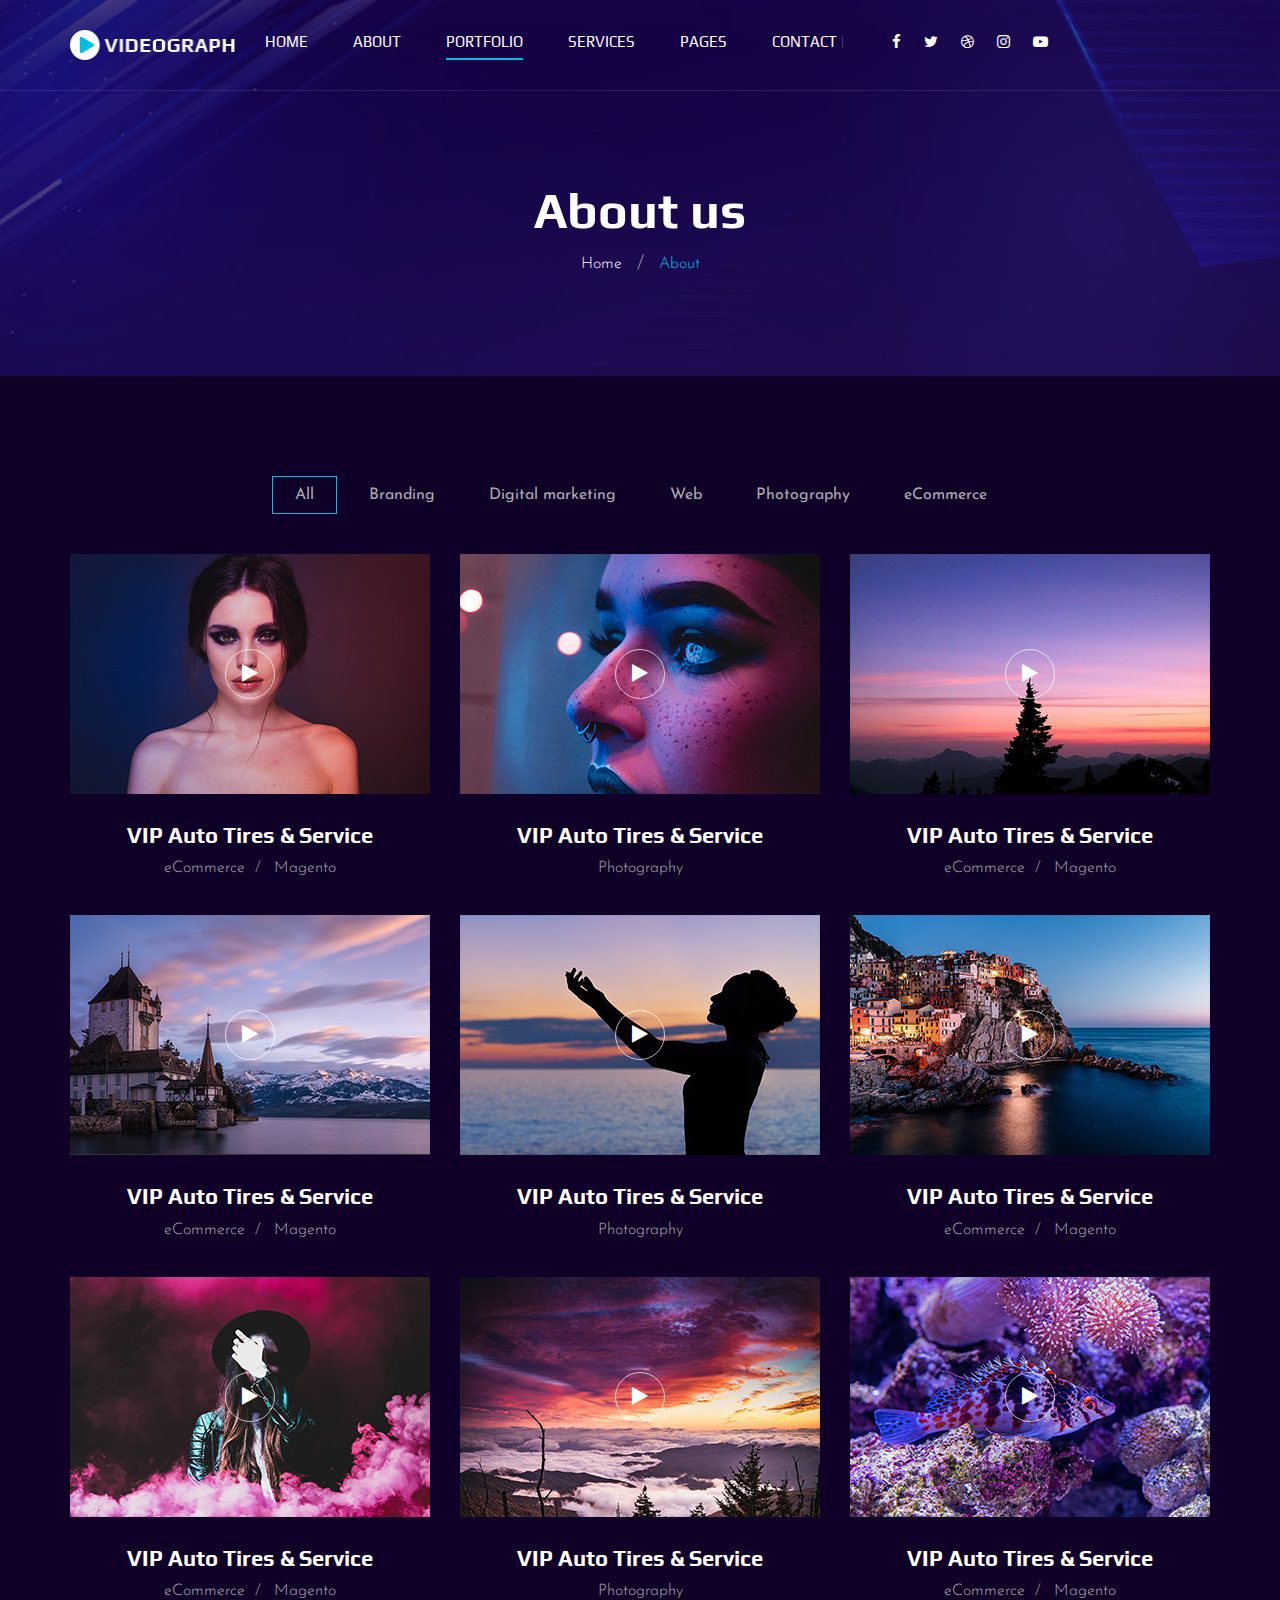
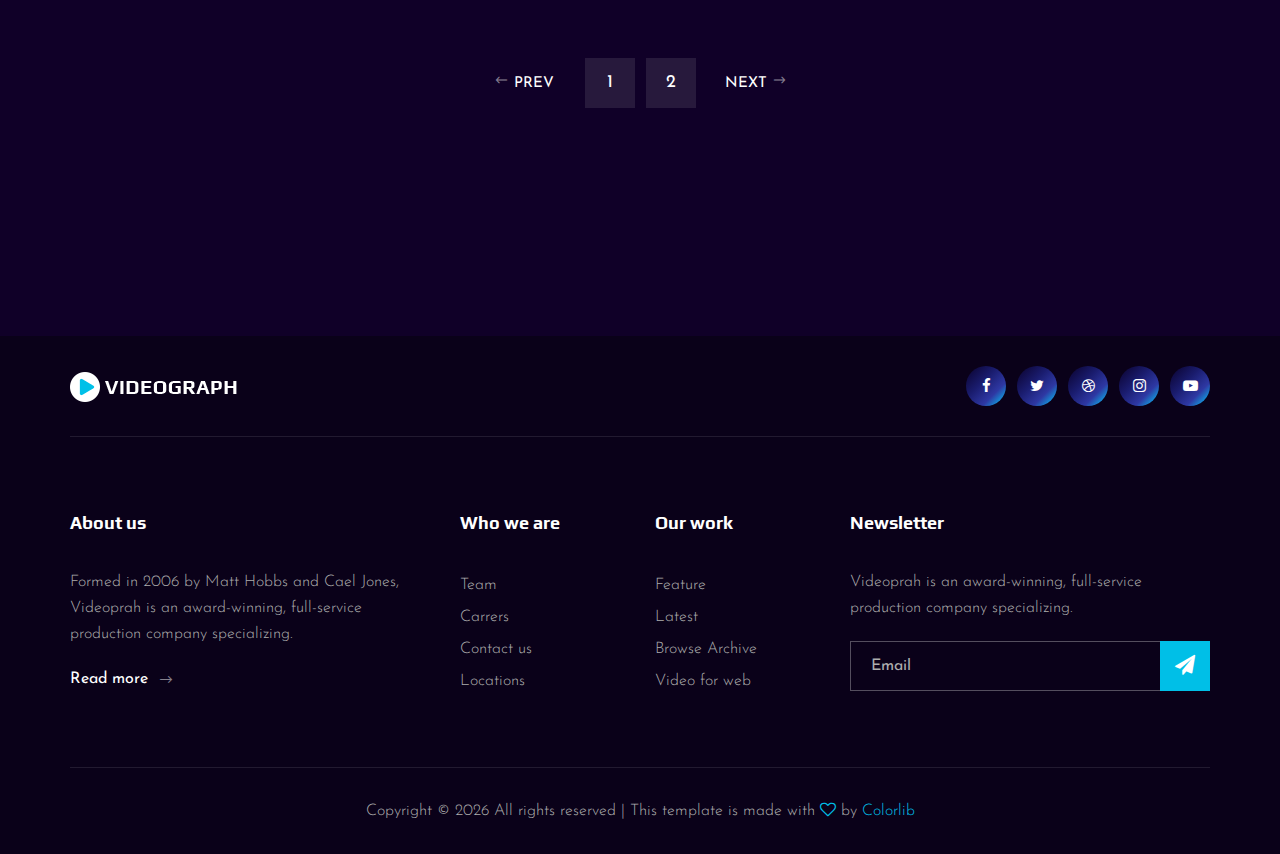
<file: portfolio.html>
<!DOCTYPE html>
<html lang="zxx">

<head>
    <meta charset="UTF-8">
    <meta name="description" content="Videograph Template">
    <meta name="keywords" content="Videograph, unica, creative, html">
    <meta name="viewport" content="width=device-width, initial-scale=1.0">
    <meta http-equiv="X-UA-Compatible" content="ie=edge">
    <title>Videograph | Template</title>

    <!-- Google Font -->
    <link href="https://fonts.googleapis.com/css2?family=Play:wght@400;700&display=swap" rel="stylesheet">
    <link href="https://fonts.googleapis.com/css2?family=Josefin+Sans:wght@300;400;500;600;700&display=swap"
        rel="stylesheet">

    <!-- Css Styles -->
    <link rel="stylesheet" href="css/bootstrap.min.css" type="text/css">
    <link rel="stylesheet" href="css/font-awesome.min.css" type="text/css">
    <link rel="stylesheet" href="css/elegant-icons.css" type="text/css">
    <link rel="stylesheet" href="css/owl.carousel.min.css" type="text/css">
    <link rel="stylesheet" href="css/magnific-popup.css" type="text/css">
    <link rel="stylesheet" href="css/slicknav.min.css" type="text/css">
    <link rel="stylesheet" href="css/style.css" type="text/css">
</head>

<body>
    <!-- Page Preloder -->
    <div id="preloder">
        <div class="loader"></div>
    </div>

    <!-- Header Section Begin -->
    <header class="header">
        <div class="container">
            <div class="row">
                <div class="col-lg-2">
                    <div class="header__logo">
                        <a href="./index.html"><img src="img/logo.png" alt=""></a>
                    </div>
                </div>
                <div class="col-lg-10">
                    <div class="header__nav__option">
                        <nav class="header__nav__menu mobile-menu">
                            <ul>
                                <li><a href="./index.html">Home</a></li>
                                <li><a href="./about.html">About</a></li>
                                <li class="active"><a href="./portfolio.html">Portfolio</a></li>
                                <li><a href="./services.html">Services</a></li>
                                <li><a href="#">Pages</a>
                                    <ul class="dropdown">
                                        <li><a href="./about.html">About</a></li>
                                        <li><a href="./portfolio.html">Portfolio</a></li>
                                        <li><a href="./blog.html">Blog</a></li>
                                        <li><a href="./blog-details.html">Blog Details</a></li>
                                    </ul>
                                </li>
                                <li><a href="./contact.html">Contact</a></li>
                            </ul>
                        </nav>
                        <div class="header__nav__social">
                            <a href="#"><i class="fa fa-facebook"></i></a>
                            <a href="#"><i class="fa fa-twitter"></i></a>
                            <a href="#"><i class="fa fa-dribbble"></i></a>
                            <a href="#"><i class="fa fa-instagram"></i></a>
                            <a href="#"><i class="fa fa-youtube-play"></i></a>
                        </div>
                    </div>
                </div>
            </div>
            <div id="mobile-menu-wrap"></div>
        </div>
    </header>
    <!-- Header End -->

    <!-- Breadcrumb Begin -->
    <div class="breadcrumb-option spad set-bg" data-setbg="img/breadcrumb-bg.jpg">
        <div class="container">
            <div class="row">
                <div class="col-lg-12 text-center">
                    <div class="breadcrumb__text">
                        <h2>About us</h2>
                        <div class="breadcrumb__links">
                            <a href="#">Home</a>
                            <span>About</span>
                        </div>
                    </div>
                </div>
            </div>
        </div>
    </div>
    <!-- Breadcrumb End -->

    <!-- Portfolio Section Begin -->
    <section class="portfolio spad">
        <div class="container">
            <div class="row">
                <div class="col-lg-12">
                    <ul class="portfolio__filter">
                        <li class="active" data-filter="*">All</li>
                        <li data-filter=".branding">Branding</li>
                        <li data-filter=".digital-marketing">Digital marketing</li>
                        <li data-filter=".web">Web</li>
                        <li data-filter=".photography">Photography</li>
                        <li data-filter=" .ecommerce">eCommerce</li>
                    </ul>
                </div>
            </div>
            <div class="row portfolio__gallery">
                <div class="col-lg-4 col-md-6 col-sm-6 mix branding">
                    <div class="portfolio__item">
                        <div class="portfolio__item__video set-bg" data-setbg="img/portfolio/portfolio-1.jpg">
                            <a href="https://www.youtube.com/watch?v=LXb3EKWsInQ" class="play-btn video-popup"><i
                                    class="fa fa-play"></i></a>
                        </div>
                        <div class="portfolio__item__text">
                            <h4>VIP Auto Tires & Service</h4>
                            <ul>
                                <li>eCommerce</li>
                                <li>Magento</li>
                            </ul>
                        </div>
                    </div>
                </div>
                <div class="col-lg-4 col-md-6 col-sm-6 mix digital-marketing">
                    <div class="portfolio__item">
                        <div class="portfolio__item__video set-bg" data-setbg="img/portfolio/portfolio-2.jpg">
                            <a href="https://www.youtube.com/watch?v=LXb3EKWsInQ" class="play-btn video-popup"><i
                                    class="fa fa-play"></i></a>
                        </div>
                        <div class="portfolio__item__text">
                            <h4>VIP Auto Tires & Service</h4>
                            <span>Photography</span>
                        </div>
                    </div>
                </div>
                <div class="col-lg-4 col-md-6 col-sm-6 mix web">
                    <div class="portfolio__item">
                        <div class="portfolio__item__video set-bg" data-setbg="img/portfolio/portfolio-3.jpg">
                            <a href="https://www.youtube.com/watch?v=LXb3EKWsInQ" class="play-btn video-popup"><i
                                    class="fa fa-play"></i></a>
                        </div>
                        <div class="portfolio__item__text">
                            <h4>VIP Auto Tires & Service</h4>
                            <ul>
                                <li>eCommerce</li>
                                <li>Magento</li>
                            </ul>
                        </div>
                    </div>
                </div>
                <div class="col-lg-4 col-md-6 col-sm-6 mix photography">
                    <div class="portfolio__item">
                        <div class="portfolio__item__video set-bg" data-setbg="img/portfolio/portfolio-4.jpg">
                            <a href="https://www.youtube.com/watch?v=LXb3EKWsInQ" class="play-btn video-popup"><i
                                    class="fa fa-play"></i></a>
                        </div>
                        <div class="portfolio__item__text">
                            <h4>VIP Auto Tires & Service</h4>
                            <ul>
                                <li>eCommerce</li>
                                <li>Magento</li>
                            </ul>
                        </div>
                    </div>
                </div>
                <div class="col-lg-4 col-md-6 col-sm-6 mix ecommerce">
                    <div class="portfolio__item">
                        <div class="portfolio__item__video set-bg" data-setbg="img/portfolio/portfolio-5.jpg">
                            <a href="https://www.youtube.com/watch?v=LXb3EKWsInQ" class="play-btn video-popup"><i
                                    class="fa fa-play"></i></a>
                        </div>
                        <div class="portfolio__item__text">
                            <h4>VIP Auto Tires & Service</h4>
                            <span>Photography</span>
                        </div>
                    </div>
                </div>
                <div class="col-lg-4 col-md-6 col-sm-6 mix branding">
                    <div class="portfolio__item">
                        <div class="portfolio__item__video set-bg" data-setbg="img/portfolio/portfolio-6.jpg">
                            <a href="https://www.youtube.com/watch?v=LXb3EKWsInQ" class="play-btn video-popup"><i
                                    class="fa fa-play"></i></a>
                        </div>
                        <div class="portfolio__item__text">
                            <h4>VIP Auto Tires & Service</h4>
                            <ul>
                                <li>eCommerce</li>
                                <li>Magento</li>
                            </ul>
                        </div>
                    </div>
                </div>
                <div class="col-lg-4 col-md-6 col-sm-6 mix web">
                    <div class="portfolio__item">
                        <div class="portfolio__item__video set-bg" data-setbg="img/portfolio/portfolio-7.jpg">
                            <a href="https://www.youtube.com/watch?v=LXb3EKWsInQ" class="play-btn video-popup"><i
                                    class="fa fa-play"></i></a>
                        </div>
                        <div class="portfolio__item__text">
                            <h4>VIP Auto Tires & Service</h4>
                            <ul>
                                <li>eCommerce</li>
                                <li>Magento</li>
                            </ul>
                        </div>
                    </div>
                </div>
                <div class="col-lg-4 col-md-6 col-sm-6 mix photography">
                    <div class="portfolio__item">
                        <div class="portfolio__item__video set-bg" data-setbg="img/portfolio/portfolio-8.jpg">
                            <a href="https://www.youtube.com/watch?v=LXb3EKWsInQ" class="play-btn video-popup"><i
                                    class="fa fa-play"></i></a>
                        </div>
                        <div class="portfolio__item__text">
                            <h4>VIP Auto Tires & Service</h4>
                            <span>Photography</span>
                        </div>
                    </div>
                </div>
                <div class="col-lg-4 col-md-6 col-sm-6 mix ecommerce">
                    <div class="portfolio__item">
                        <div class="portfolio__item__video set-bg" data-setbg="img/portfolio/portfolio-9.jpg">
                            <a href="https://www.youtube.com/watch?v=LXb3EKWsInQ" class="play-btn video-popup"><i
                                    class="fa fa-play"></i></a>
                        </div>
                        <div class="portfolio__item__text">
                            <h4>VIP Auto Tires & Service</h4>
                            <ul>
                                <li>eCommerce</li>
                                <li>Magento</li>
                            </ul>
                        </div>
                    </div>
                </div>
            </div>
            <div class="row">
                <div class="col-lg-12">
                    <div class="pagination__option">
                        <a href="#" class="arrow__pagination left__arrow"><span class="arrow_left"></span> Prev</a>
                        <a href="#" class="number__pagination">1</a>
                        <a href="#" class="number__pagination">2</a>
                        <a href="#" class="arrow__pagination right__arrow">Next <span class="arrow_right"></span></a>
                    </div>
                </div>
            </div>
        </div>
    </section>
    <!-- Portfolio Section End -->

    <!-- Footer Section Begin -->
    <footer class="footer">
        <div class="container">
            <div class="footer__top">
                <div class="row">
                    <div class="col-lg-6 col-md-6">
                        <div class="footer__top__logo">
                            <a href="#"><img src="img/logo.png" alt=""></a>
                        </div>
                    </div>
                    <div class="col-lg-6 col-md-6">
                        <div class="footer__top__social">
                            <a href="#"><i class="fa fa-facebook"></i></a>
                            <a href="#"><i class="fa fa-twitter"></i></a>
                            <a href="#"><i class="fa fa-dribbble"></i></a>
                            <a href="#"><i class="fa fa-instagram"></i></a>
                            <a href="#"><i class="fa fa-youtube-play"></i></a>
                        </div>
                    </div>
                </div>
            </div>
            <div class="footer__option">
                <div class="row">
                    <div class="col-lg-4 col-md-6 col-sm-6">
                        <div class="footer__option__item">
                            <h5>About us</h5>
                            <p>Formed in 2006 by Matt Hobbs and Cael Jones, Videoprah is an award-winning, full-service
                                production company specializing.</p>
                            <a href="#" class="read__more">Read more <span class="arrow_right"></span></a>
                        </div>
                    </div>
                    <div class="col-lg-2 col-md-3 col-sm-3">
                        <div class="footer__option__item">
                            <h5>Who we are</h5>
                            <ul>
                                <li><a href="#">Team</a></li>
                                <li><a href="#">Carrers</a></li>
                                <li><a href="#">Contact us</a></li>
                                <li><a href="#">Locations</a></li>
                            </ul>
                        </div>
                    </div>
                    <div class="col-lg-2 col-md-3 col-sm-3">
                        <div class="footer__option__item">
                            <h5>Our work</h5>
                            <ul>
                                <li><a href="#">Feature</a></li>
                                <li><a href="#">Latest</a></li>
                                <li><a href="#">Browse Archive</a></li>
                                <li><a href="#">Video for web</a></li>
                            </ul>
                        </div>
                    </div>
                    <div class="col-lg-4 col-md-12">
                        <div class="footer__option__item">
                            <h5>Newsletter</h5>
                            <p>Videoprah is an award-winning, full-service production company specializing.</p>
                            <form action="#">
                                <input type="text" placeholder="Email">
                                <button type="submit"><i class="fa fa-send"></i></button>
                            </form>
                        </div>
                    </div>
                </div>
            </div>
            <div class="footer__copyright">
                <div class="row">
                    <div class="col-lg-12 text-center">
                        <!-- Link back to Colorlib can't be removed. Template is licensed under CC BY 3.0. -->
                        <p class="footer__copyright__text">Copyright &copy;
                            <script>
                                document.write(new Date().getFullYear());
                            </script>
                            All rights reserved | This template is made with <i class="fa fa-heart-o"
                                aria-hidden="true"></i> by <a href="https://colorlib.com" target="_blank">Colorlib</a>
                        </p>
                        <!-- Link back to Colorlib can't be removed. Template is licensed under CC BY 3.0. -->
                    </div>
                </div>
            </div>
        </div>
    </footer>
    <!-- Footer Section End -->

    <!-- Js Plugins -->
    <script src="js/jquery-3.3.1.min.js"></script>
    <script src="js/bootstrap.min.js"></script>
    <script src="js/jquery.magnific-popup.min.js"></script>
    <script src="js/mixitup.min.js"></script>
    <script src="js/masonry.pkgd.min.js"></script>
    <script src="js/jquery.slicknav.js"></script>
    <script src="js/owl.carousel.min.js"></script>
    <script src="js/main.js"></script>
</body>

</html>
</file>
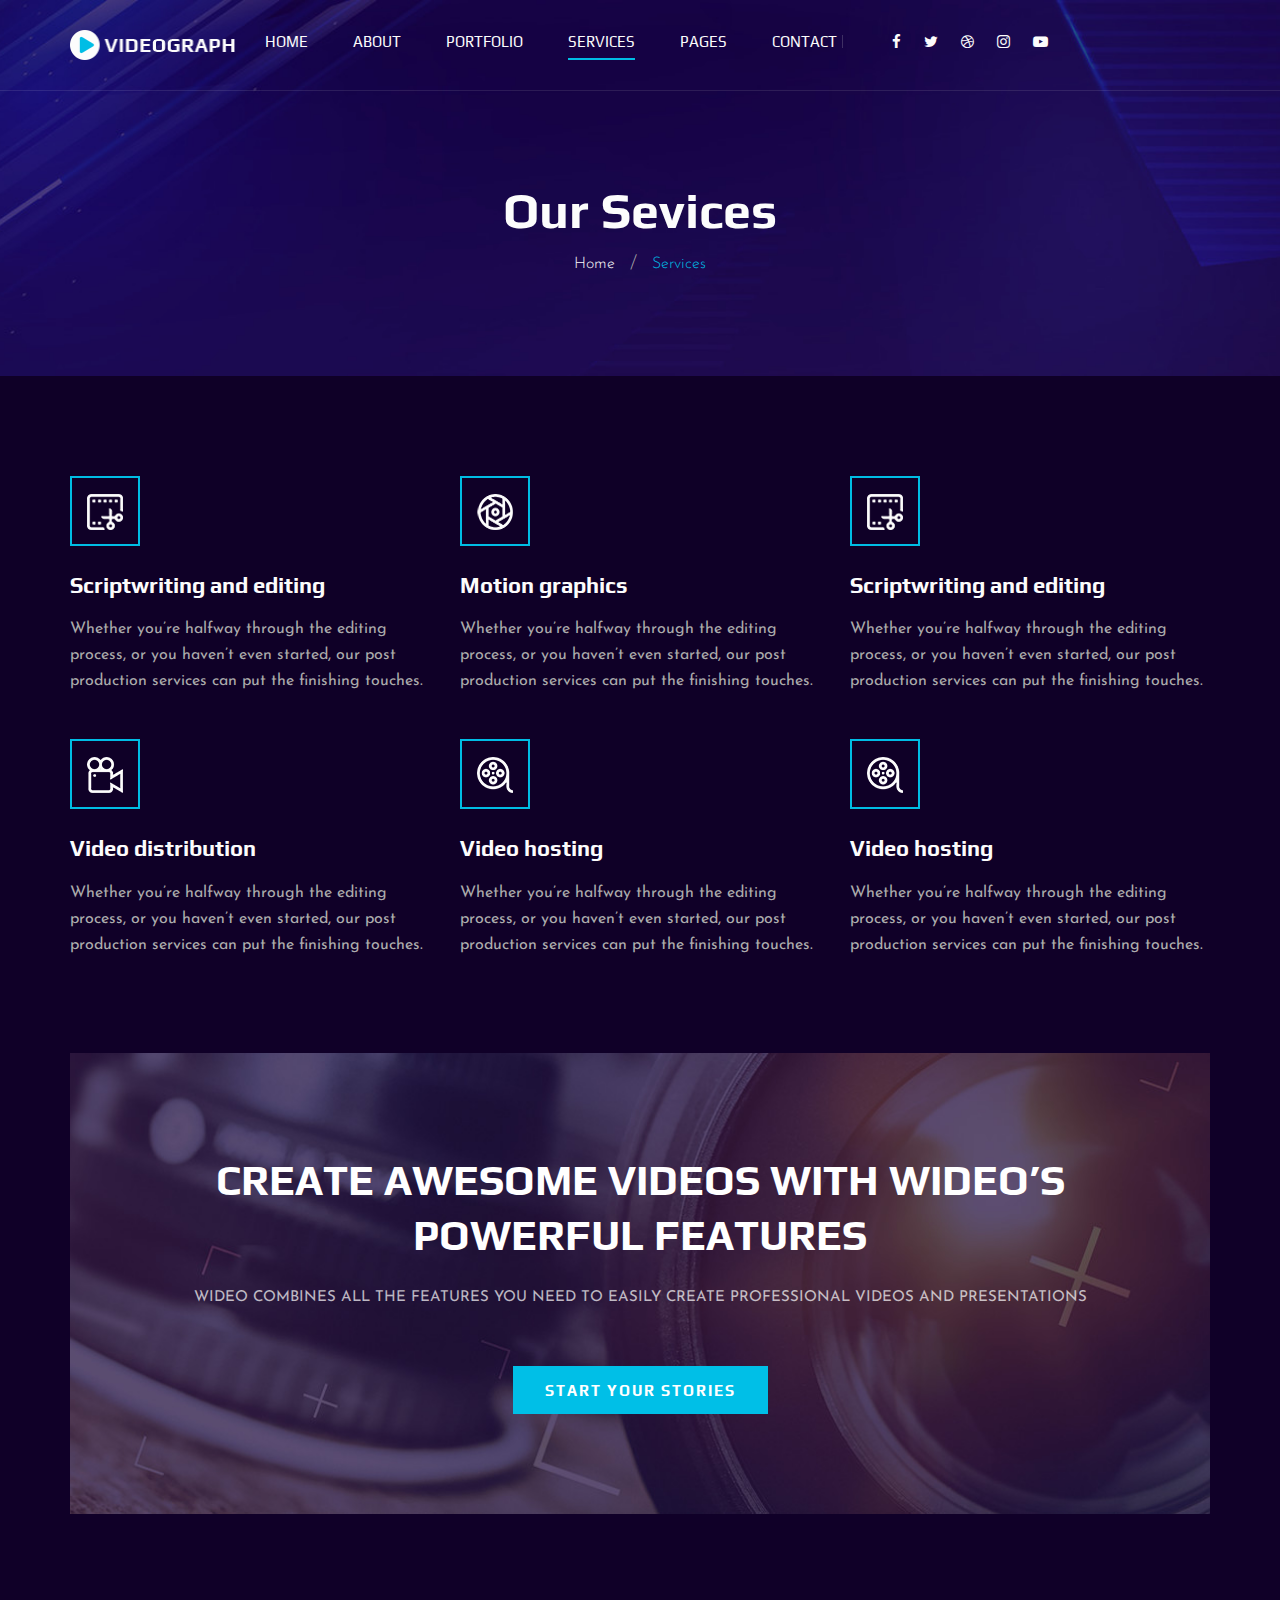
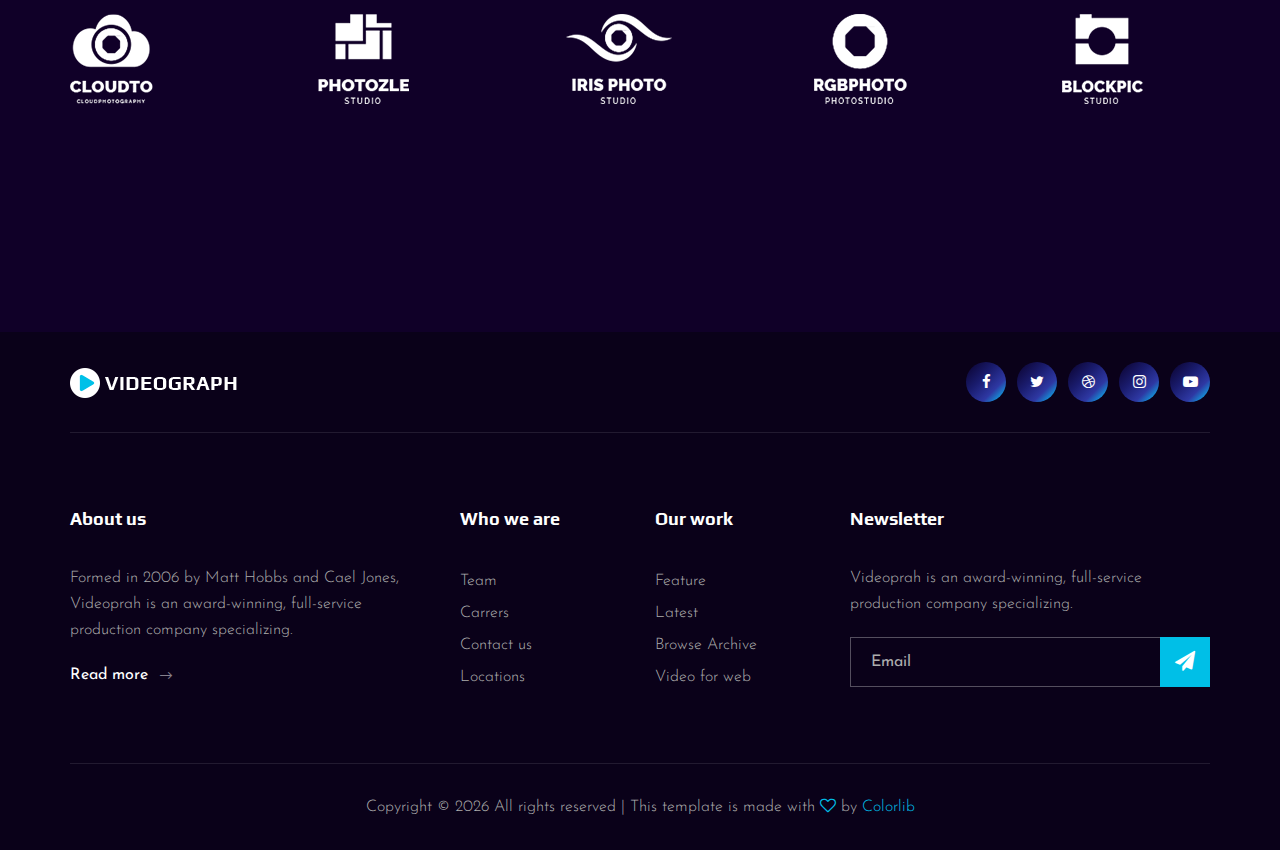
<file: services.html>
<!DOCTYPE html>
<html lang="zxx">

<head>
    <meta charset="UTF-8">
    <meta name="description" content="Videograph Template">
    <meta name="keywords" content="Videograph, unica, creative, html">
    <meta name="viewport" content="width=device-width, initial-scale=1.0">
    <meta http-equiv="X-UA-Compatible" content="ie=edge">
    <title>Videograph | Template</title>

    <!-- Google Font -->
    <link href="https://fonts.googleapis.com/css2?family=Play:wght@400;700&display=swap" rel="stylesheet">
    <link href="https://fonts.googleapis.com/css2?family=Josefin+Sans:wght@300;400;500;600;700&display=swap"
        rel="stylesheet">

    <!-- Css Styles -->
    <link rel="stylesheet" href="css/bootstrap.min.css" type="text/css">
    <link rel="stylesheet" href="css/font-awesome.min.css" type="text/css">
    <link rel="stylesheet" href="css/elegant-icons.css" type="text/css">
    <link rel="stylesheet" href="css/owl.carousel.min.css" type="text/css">
    <link rel="stylesheet" href="css/magnific-popup.css" type="text/css">
    <link rel="stylesheet" href="css/slicknav.min.css" type="text/css">
    <link rel="stylesheet" href="css/style.css" type="text/css">
</head>

<body>
    <!-- Page Preloder -->
    <div id="preloder">
        <div class="loader"></div>
    </div>

    <!-- Header Section Begin -->
    <header class="header">
        <div class="container">
            <div class="row">
                <div class="col-lg-2">
                    <div class="header__logo">
                        <a href="./index.html"><img src="img/logo.png" alt=""></a>
                    </div>
                </div>
                <div class="col-lg-10">
                    <div class="header__nav__option">
                        <nav class="header__nav__menu mobile-menu">
                            <ul>
                                <li><a href="./index.html">Home</a></li>
                                <li><a href="./about.html">About</a></li>
                                <li><a href="./portfolio.html">Portfolio</a></li>
                                <li class="active"><a href="./services.html">Services</a></li>
                                <li><a href="#">Pages</a>
                                    <ul class="dropdown">
                                        <li><a href="./about.html">About</a></li>
                                        <li><a href="./portfolio.html">Portfolio</a></li>
                                        <li><a href="./blog.html">Blog</a></li>
                                        <li><a href="./blog-details.html">Blog Details</a></li>
                                    </ul>
                                </li>
                                <li><a href="./contact.html">Contact</a></li>
                            </ul>
                        </nav>
                        <div class="header__nav__social">
                            <a href="#"><i class="fa fa-facebook"></i></a>
                            <a href="#"><i class="fa fa-twitter"></i></a>
                            <a href="#"><i class="fa fa-dribbble"></i></a>
                            <a href="#"><i class="fa fa-instagram"></i></a>
                            <a href="#"><i class="fa fa-youtube-play"></i></a>
                        </div>
                    </div>
                </div>
            </div>
            <div id="mobile-menu-wrap"></div>
        </div>
    </header>
    <!-- Header End -->

    <!-- Breadcrumb Begin -->
    <div class="breadcrumb-option spad set-bg" data-setbg="img/breadcrumb-bg.jpg">
        <div class="container">
            <div class="row">
                <div class="col-lg-12 text-center">
                    <div class="breadcrumb__text">
                        <h2>Our Sevices</h2>
                        <div class="breadcrumb__links">
                            <a href="#">Home</a>
                            <span>Services</span>
                        </div>
                    </div>
                </div>
            </div>
        </div>
    </div>
    <!-- Breadcrumb End -->

    <!-- Services Section Begin -->
    <section class="services-page spad">
        <div class="container">
            <div class="row">
                <div class="col-lg-4 col-md-6 col-sm-6">
                    <div class="services__item">
                        <div class="services__item__icon">
                            <img src="img/icons/si-2.png" alt="">
                        </div>
                        <h4>Scriptwriting and editing</h4>
                        <p>Whether you’re halfway through the editing process, or you haven’t even started, our post
                            production services can put the finishing touches.</p>
                    </div>
                </div>
                <div class="col-lg-4 col-md-6 col-sm-6">
                    <div class="services__item">
                        <div class="services__item__icon">
                            <img src="img/icons/si-1.png" alt="">
                        </div>
                        <h4>Motion graphics</h4>
                        <p>Whether you’re halfway through the editing process, or you haven’t even started, our post
                            production services can put the finishing touches.</p>
                    </div>
                </div>
                <div class="col-lg-4 col-md-6 col-sm-6">
                    <div class="services__item">
                        <div class="services__item__icon">
                            <img src="img/icons/si-2.png" alt="">
                        </div>
                        <h4>Scriptwriting and editing</h4>
                        <p>Whether you’re halfway through the editing process, or you haven’t even started, our post
                            production services can put the finishing touches.</p>
                    </div>
                </div>
                <div class="col-lg-4 col-md-6 col-sm-6">
                    <div class="services__item">
                        <div class="services__item__icon">
                            <img src="img/icons/si-3.png" alt="">
                        </div>
                        <h4>Video distribution</h4>
                        <p>Whether you’re halfway through the editing process, or you haven’t even started, our post
                            production services can put the finishing touches.</p>
                    </div>
                </div>
                <div class="col-lg-4 col-md-6 col-sm-6">
                    <div class="services__item">
                        <div class="services__item__icon">
                            <img src="img/icons/si-4.png" alt="">
                        </div>
                        <h4>Video hosting</h4>
                        <p>Whether you’re halfway through the editing process, or you haven’t even started, our post
                            production services can put the finishing touches.</p>
                    </div>
                </div>
                <div class="col-lg-4 col-md-6 col-sm-6">
                    <div class="services__item">
                        <div class="services__item__icon">
                            <img src="img/icons/si-4.png" alt="">
                        </div>
                        <h4>Video hosting</h4>
                        <p>Whether you’re halfway through the editing process, or you haven’t even started, our post
                            production services can put the finishing touches.</p>
                    </div>
                </div>
            </div>
        </div>
    </section>
    <!-- Services Section End -->

    <!-- Call To Action Section Begin -->
    <section class="callto sp__callto">
        <div class="container">
            <div class="callto__services spad set-bg" data-setbg="img/calltos-bg.jpg">
                <div class="row d-flex justify-content-center">
                    <div class="col-lg-10 text-center">
                        <div class="callto__text">
                            <h2>CREATE AWESOME VIDEOS WITH WIDEO’S POWERFUL FEATURES</h2>
                            <p>Wideo combines all the features you need to easily create professional videos and
                                presentations</p>
                            <a href="#">Start your stories</a>
                        </div>
                    </div>
                </div>
            </div>
        </div>
    </section>
    <!-- Call To Action Section End -->

    <!-- Logo Begin -->
    <div class="logo spad">
        <div class="container">
            <div class="logo__carousel owl-carousel">
                <a href="#" class="logo__item"><img src="img/logo/logo-1.png" alt=""></a>
                <a href="#" class="logo__item"><img src="img/logo/logo-2.png" alt=""></a>
                <a href="#" class="logo__item"><img src="img/logo/logo-3.png" alt=""></a>
                <a href="#" class="logo__item"><img src="img/logo/logo-4.png" alt=""></a>
                <a href="#" class="logo__item"><img src="img/logo/logo-5.png" alt=""></a>
                <a href="#" class="logo__item"><img src="img/logo/logo-6.png" alt=""></a>
            </div>
        </div>
    </div>
    <!-- Logo End -->

    <!-- Footer Section Begin -->
    <footer class="footer">
        <div class="container">
            <div class="footer__top">
                <div class="row">
                    <div class="col-lg-6 col-md-6">
                        <div class="footer__top__logo">
                            <a href="#"><img src="img/logo.png" alt=""></a>
                        </div>
                    </div>
                    <div class="col-lg-6 col-md-6">
                        <div class="footer__top__social">
                            <a href="#"><i class="fa fa-facebook"></i></a>
                            <a href="#"><i class="fa fa-twitter"></i></a>
                            <a href="#"><i class="fa fa-dribbble"></i></a>
                            <a href="#"><i class="fa fa-instagram"></i></a>
                            <a href="#"><i class="fa fa-youtube-play"></i></a>
                        </div>
                    </div>
                </div>
            </div>
            <div class="footer__option">
                <div class="row">
                    <div class="col-lg-4 col-md-6 col-sm-6">
                        <div class="footer__option__item">
                            <h5>About us</h5>
                            <p>Formed in 2006 by Matt Hobbs and Cael Jones, Videoprah is an award-winning, full-service
                                production company specializing.</p>
                            <a href="#" class="read__more">Read more <span class="arrow_right"></span></a>
                        </div>
                    </div>
                    <div class="col-lg-2 col-md-3 col-sm-3">
                        <div class="footer__option__item">
                            <h5>Who we are</h5>
                            <ul>
                                <li><a href="#">Team</a></li>
                                <li><a href="#">Carrers</a></li>
                                <li><a href="#">Contact us</a></li>
                                <li><a href="#">Locations</a></li>
                            </ul>
                        </div>
                    </div>
                    <div class="col-lg-2 col-md-3 col-sm-3">
                        <div class="footer__option__item">
                            <h5>Our work</h5>
                            <ul>
                                <li><a href="#">Feature</a></li>
                                <li><a href="#">Latest</a></li>
                                <li><a href="#">Browse Archive</a></li>
                                <li><a href="#">Video for web</a></li>
                            </ul>
                        </div>
                    </div>
                    <div class="col-lg-4 col-md-12">
                        <div class="footer__option__item">
                            <h5>Newsletter</h5>
                            <p>Videoprah is an award-winning, full-service production company specializing.</p>
                            <form action="#">
                                <input type="text" placeholder="Email">
                                <button type="submit"><i class="fa fa-send"></i></button>
                            </form>
                        </div>
                    </div>
                </div>
            </div>
            <div class="footer__copyright">
                <div class="row">
                    <div class="col-lg-12 text-center">
                        <!-- Link back to Colorlib can't be removed. Template is licensed under CC BY 3.0. -->
                        <p class="footer__copyright__text">Copyright &copy;
                            <script>
                                document.write(new Date().getFullYear());
                            </script>
                            All rights reserved | This template is made with <i class="fa fa-heart-o"
                                aria-hidden="true"></i> by <a href="https://colorlib.com" target="_blank">Colorlib</a>
                        </p>
                        <!-- Link back to Colorlib can't be removed. Template is licensed under CC BY 3.0. -->
                    </div>
                </div>
            </div>
        </div>
    </footer>
    <!-- Footer Section End -->

    <!-- Js Plugins -->
    <script src="js/jquery-3.3.1.min.js"></script>
    <script src="js/bootstrap.min.js"></script>
    <script src="js/jquery.magnific-popup.min.js"></script>
    <script src="js/mixitup.min.js"></script>
    <script src="js/masonry.pkgd.min.js"></script>
    <script src="js/jquery.slicknav.js"></script>
    <script src="js/owl.carousel.min.js"></script>
    <script src="js/main.js"></script>
</body>

</html>
</file>
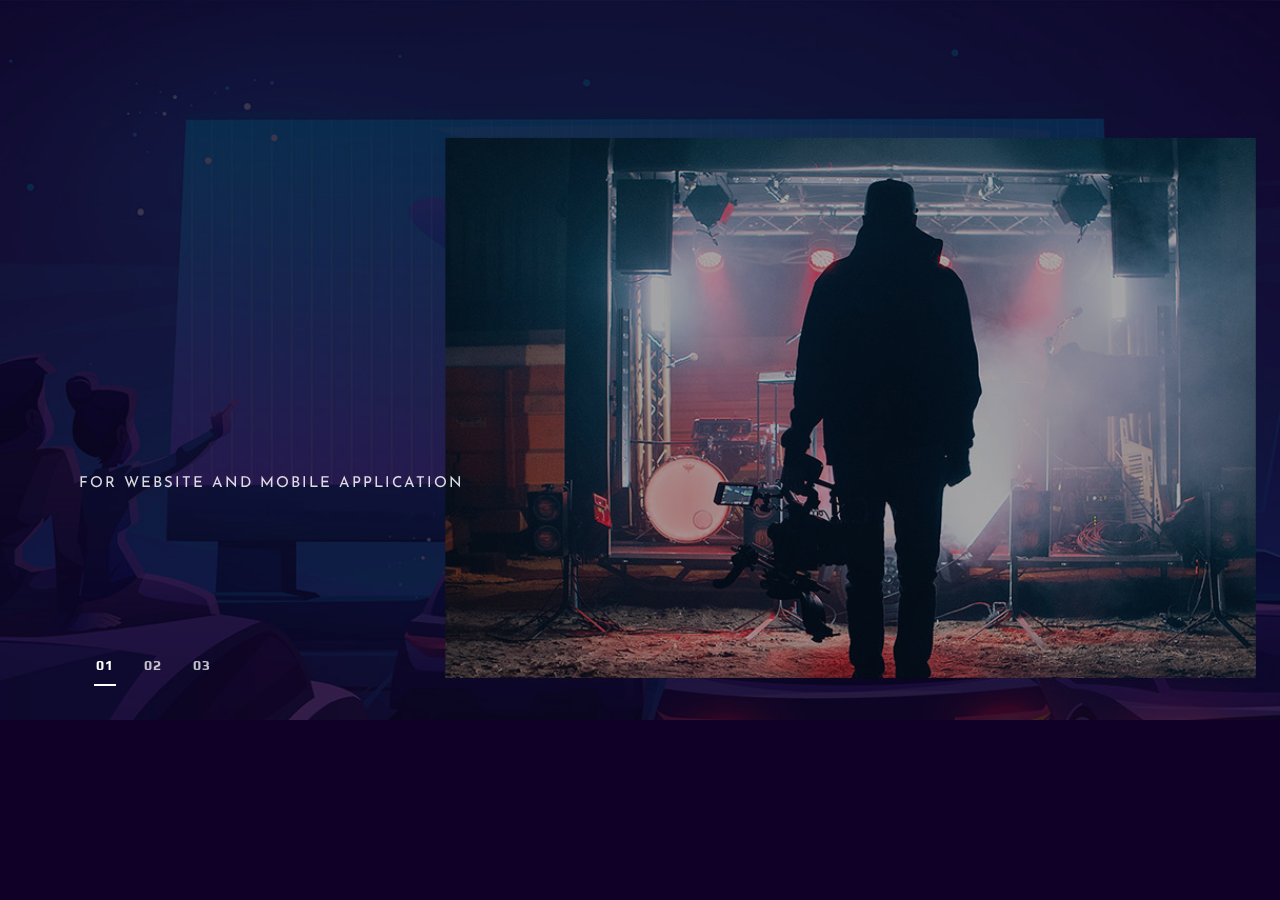
<file: test.html>
<!DOCTYPE html>
<html lang="zxx">

<head>
    <meta charset="UTF-8" />
    <meta name="viewport" content="width=device-width, initial-scale=1.0" />
    <title>Hero Swiper (Owl look)</title>

    <!-- Fonts (زي ما عندك) -->
    <link
        href="https://fonts.googleapis.com/css2?family=Play:wght@400;700&family=Josefin+Sans:wght@300;400;500;600;700&display=swap"
        rel="stylesheet">

    <!-- Bootstrap & أي CSS خاص بيك -->
    <link rel="stylesheet" href="css/bootstrap.min.css" />
    <link rel="stylesheet" href="css/font-awesome.min.css" />
    <link rel="stylesheet" href="css/elegant-icons.css" />
    <link rel="stylesheet" href="css/magnific-popup.css" />
    <link rel="stylesheet" href="css/slicknav.min.css" />
    <link rel="stylesheet" href="css/custom.css" />
    <link rel="stylesheet" href="css/style.css" />

    <!-- Swiper CSS -->
    <link rel="stylesheet" href="https://cdn.jsdelivr.net/npm/swiper@11/swiper-bundle.min.css" />

    <style>
        /* ====== شكل الهيرو العام (يشتغل مع ستايلك الحالي) ====== */
        .hero {
            position: relative;
            overflow: hidden;
        }

        .hero__item {
            position: relative;
            min-height: 80vh;
            /* نفس ارتفاع السلايدر القديم */
            display: flex;
            align-items: center;
            background-size: cover;
            background-position: center;
        }

        .hero__item::after {
            /* طبقة غامقة فوق الصورة زي القديم */
            content: "";
            position: absolute;
            inset: 0;
            background: rgba(8, 13, 29, 0.35);
            pointer-events: none;
        }

        .hero__text {
            position: relative;
            z-index: 2;
            color: #fff;
        }

        .hero__text span {
            letter-spacing: 2px;
            opacity: .85;
            display: block;
            margin-bottom: 14px;
        }

        .hero__text h2 {
            font-family: "Play", sans-serif;
            font-weight: 700;
            font-size: 56px;
            line-height: 1.05;
            margin: 0 0 24px;
        }

        .primary-btn {
            display: inline-block;
            color: #fff;
            border: 2px solid rgba(255, 255, 255, .25);
            padding: 12px 18px;
        }

        /* ====== pagination بشكل أرقام 01 02 03 أسفل يسار (بديل owl-dots) ====== */
        .hero .swiper-pagination {
            position: absolute;
            left: 90px;
            bottom: 34px;
            width: auto;
            display: flex;
            gap: 18px;
            z-index: 3;
        }

        .hero .swiper-pagination-bullet {
            width: auto;
            height: auto;
            border-radius: 0;
            background: transparent;
            opacity: 1;
            color: rgba(255, 255, 255, .75);
            font-family: "Play", sans-serif;
            font-weight: 700;
            letter-spacing: .08em;
            font-size: 14px;
            padding-bottom: 10px;
            position: relative;
            padding-left: 2px;
            padding-right: 2px;
            cursor: pointer;
        }

        /* الخط الصغير تحت الرقم النشط */
        .hero .swiper-pagination-bullet-active {
            color: #fff;
        }

        .hero .swiper-pagination-bullet-active::after {
            content: "";
            position: absolute;
            left: 0;
            right: 0;
            bottom: 0;
            height: 2px;
            background: #fff;
        }

        /* الأسهم (لو عايز تظهرها؛ نفس مكانها المعتاد) */
        .hero .swiper-button-next,
        .hero .swiper-button-prev {
            color: #fff;
            width: 48px;
            height: 48px;
        }

        /* موبايل */
        @media (max-width: 767px) {
            .hero__item {
                min-height: 70vh;
            }

            .hero__text h2 {
                font-size: 38px;
            }

            .hero .swiper-pagination {
                left: 24px;
                bottom: 20px;
                gap: 14px;
            }
        }
    </style>
</head>

<body>

    <!-- ====== Hero Section (Swiper) ====== -->
    <section class="hero">
        <div class="swiper hero__slider">
            <div class="swiper-wrapper">

                <!-- Slide 1 -->
                <div class="swiper-slide hero__item set-bg" data-setbg="img/hero/hero-1.jpg">
                    <div class="container">
                        <div class="row">
                            <div class="col-lg-6">
                                <div class="hero__text">
                                    <span>FOR WEBSITE AND MOBILE APPLICATION</span>
                                    <h2>WEBSITE’S<br />PORTFOLIO</h2>
                                    <a href="#" class="primary-btn">SEE MORE ABOUT US</a>
                                </div>
                            </div>
                        </div>
                    </div>
                </div>

                <!-- Slide 2 -->
                <div class="swiper-slide hero__item set-bg" data-setbg="img/hero/hero-1.jpg">
                    <div class="container">
                        <div class="row">
                            <div class="col-lg-6">
                                <div class="hero__text">
                                    <span>FOR GRAPHIC DESIGN AND VIDEO EDITING</span>
                                    <h2>GRAPHIC DESIGN’S<br />PORTFOLIO</h2>
                                    <a href="#" class="primary-btn">SEE MORE ABOUT US</a>
                                </div>
                            </div>
                        </div>
                    </div>
                </div>

                <!-- Slide 3 -->
                <div class="swiper-slide hero__item set-bg" data-setbg="img/hero/hero-1.jpg">
                    <div class="container">
                        <div class="row">
                            <div class="col-lg-6">
                                <div class="hero__text">
                                    <span>FOR DIGITAL MARKETING</span>
                                    <h2>DIGITAL MARKETING’S<br />PORTFOLIO</h2>
                                    <a href="#" class="primary-btn">SEE MORE ABOUT US</a>
                                </div>
                            </div>
                        </div>
                    </div>
                </div>

            </div>

            <!-- نفس فكرة owl-dots لكن بأرقام -->
            <div class="swiper-pagination"></div>

            <!-- (اختياري) الأسهم -->
            <!-- <div class="swiper-button-prev"></div>
      <div class="swiper-button-next"></div> -->
        </div>
    </section>

    <!-- ====== Scripts ====== -->
    <script src="js/jquery-3.3.1.min.js"></script>
    <script src="js/bootstrap.min.js"></script>

    <!-- Swiper -->
    <script src="https://cdn.jsdelivr.net/npm/swiper@11/swiper-bundle.min.js"></script>

    <script>
        // نفس وظيفة set-bg الموجودة عادة في main.js
        document.querySelectorAll('.set-bg').forEach(function (el) {
            var bg = el.getAttribute('data-setbg');
            if (bg) el.style.backgroundImage = 'url(' + bg + ')';
        });

        // Swiper بإخراج Pagination كأرقام 01 02 03 مع underline للنشط
        var heroSwiper = new Swiper(".hero__slider", {
            loop: true,
            speed: 800,
            autoplay: { delay: 4000, disableOnInteraction: false },
            effect: "slide",
            pagination: {
                el: ".hero .swiper-pagination",
                clickable: true,
                renderBullet: function (index, className) {
                    var num = String(index + 1).padStart(2, '0'); // 01 02 03
                    return '<span class="' + className + '">' + num + '</span>';
                }
            },
            // لو حابب الأسهم، افتح التعليق فوق وحط الإعدادات هنا
            // navigation: {
            //   nextEl: ".hero .swiper-button-next",
            //   prevEl: ".hero .swiper-button-prev",
            // },
        });
    </script>
</body>

</html>
</file>
<file: css/elegant-icons.css>
@font-face {
	font-family: 'ElegantIcons';
	src:url('../fonts/ElegantIcons.eot');
	src:url('../fonts/ElegantIcons.eot?#iefix') format('embedded-opentype'),
		url('../fonts/ElegantIcons.woff') format('woff'),
		url('../fonts/ElegantIcons.ttf') format('truetype'),
		url('../fonts/ElegantIcons.svg#ElegantIcons') format('svg');
	font-weight: normal;
	font-style: normal;
}

/* Use the following CSS code if you want to use data attributes for inserting your icons */
[data-icon]:before {
	font-family: 'ElegantIcons';
	content: attr(data-icon);
	speak: none;
	font-weight: normal;
	font-variant: normal;
	text-transform: none;
	line-height: 1;
	-webkit-font-smoothing: antialiased;
	-moz-osx-font-smoothing: grayscale;
}

/* Use the following CSS code if you want to have a class per icon */
/*
Instead of a list of all class selectors,
you can use the generic selector below, but it's slower:
[class*="your-class-prefix"] {
*/
.arrow_up, .arrow_down, .arrow_left, .arrow_right, .arrow_left-up, .arrow_right-up, .arrow_right-down, .arrow_left-down, .arrow-up-down, .arrow_up-down_alt, .arrow_left-right_alt, .arrow_left-right, .arrow_expand_alt2, .arrow_expand_alt, .arrow_condense, .arrow_expand, .arrow_move, .arrow_carrot-up, .arrow_carrot-down, .arrow_carrot-left, .arrow_carrot-right, .arrow_carrot-2up, .arrow_carrot-2down, .arrow_carrot-2left, .arrow_carrot-2right, .arrow_carrot-up_alt2, .arrow_carrot-down_alt2, .arrow_carrot-left_alt2, .arrow_carrot-right_alt2, .arrow_carrot-2up_alt2, .arrow_carrot-2down_alt2, .arrow_carrot-2left_alt2, .arrow_carrot-2right_alt2, .arrow_triangle-up, .arrow_triangle-down, .arrow_triangle-left, .arrow_triangle-right, .arrow_triangle-up_alt2, .arrow_triangle-down_alt2, .arrow_triangle-left_alt2, .arrow_triangle-right_alt2, .arrow_back, .icon_minus-06, .icon_plus, .icon_close, .icon_check, .icon_minus_alt2, .icon_plus_alt2, .icon_close_alt2, .icon_check_alt2, .icon_zoom-out_alt, .icon_zoom-in_alt, .icon_search, .icon_box-empty, .icon_box-selected, .icon_minus-box, .icon_plus-box, .icon_box-checked, .icon_circle-empty, .icon_circle-slelected, .icon_stop_alt2, .icon_stop, .icon_pause_alt2, .icon_pause, .icon_menu, .icon_menu-square_alt2, .icon_menu-circle_alt2, .icon_ul, .icon_ol, .icon_adjust-horiz, .icon_adjust-vert, .icon_document_alt, .icon_documents_alt, .icon_pencil, .icon_pencil-edit_alt, .icon_pencil-edit, .icon_folder-alt, .icon_folder-open_alt, .icon_folder-add_alt, .icon_info_alt, .icon_error-oct_alt, .icon_error-circle_alt, .icon_error-triangle_alt, .icon_question_alt2, .icon_question, .icon_comment_alt, .icon_chat_alt, .icon_vol-mute_alt, .icon_volume-low_alt, .icon_volume-high_alt, .icon_quotations, .icon_quotations_alt2, .icon_clock_alt, .icon_lock_alt, .icon_lock-open_alt, .icon_key_alt, .icon_cloud_alt, .icon_cloud-upload_alt, .icon_cloud-download_alt, .icon_image, .icon_images, .icon_lightbulb_alt, .icon_gift_alt, .icon_house_alt, .icon_genius, .icon_mobile, .icon_tablet, .icon_laptop, .icon_desktop, .icon_camera_alt, .icon_mail_alt, .icon_cone_alt, .icon_ribbon_alt, .icon_bag_alt, .icon_creditcard, .icon_cart_alt, .icon_paperclip, .icon_tag_alt, .icon_tags_alt, .icon_trash_alt, .icon_cursor_alt, .icon_mic_alt, .icon_compass_alt, .icon_pin_alt, .icon_pushpin_alt, .icon_map_alt, .icon_drawer_alt, .icon_toolbox_alt, .icon_book_alt, .icon_calendar, .icon_film, .icon_table, .icon_contacts_alt, .icon_headphones, .icon_lifesaver, .icon_piechart, .icon_refresh, .icon_link_alt, .icon_link, .icon_loading, .icon_blocked, .icon_archive_alt, .icon_heart_alt, .icon_star_alt, .icon_star-half_alt, .icon_star, .icon_star-half, .icon_tools, .icon_tool, .icon_cog, .icon_cogs, .arrow_up_alt, .arrow_down_alt, .arrow_left_alt, .arrow_right_alt, .arrow_left-up_alt, .arrow_right-up_alt, .arrow_right-down_alt, .arrow_left-down_alt, .arrow_condense_alt, .arrow_expand_alt3, .arrow_carrot_up_alt, .arrow_carrot-down_alt, .arrow_carrot-left_alt, .arrow_carrot-right_alt, .arrow_carrot-2up_alt, .arrow_carrot-2dwnn_alt, .arrow_carrot-2left_alt, .arrow_carrot-2right_alt, .arrow_triangle-up_alt, .arrow_triangle-down_alt, .arrow_triangle-left_alt, .arrow_triangle-right_alt, .icon_minus_alt, .icon_plus_alt, .icon_close_alt, .icon_check_alt, .icon_zoom-out, .icon_zoom-in, .icon_stop_alt, .icon_menu-square_alt, .icon_menu-circle_alt, .icon_document, .icon_documents, .icon_pencil_alt, .icon_folder, .icon_folder-open, .icon_folder-add, .icon_folder_upload, .icon_folder_download, .icon_info, .icon_error-circle, .icon_error-oct, .icon_error-triangle, .icon_question_alt, .icon_comment, .icon_chat, .icon_vol-mute, .icon_volume-low, .icon_volume-high, .icon_quotations_alt, .icon_clock, .icon_lock, .icon_lock-open, .icon_key, .icon_cloud, .icon_cloud-upload, .icon_cloud-download, .icon_lightbulb, .icon_gift, .icon_house, .icon_camera, .icon_mail, .icon_cone, .icon_ribbon, .icon_bag, .icon_cart, .icon_tag, .icon_tags, .icon_trash, .icon_cursor, .icon_mic, .icon_compass, .icon_pin, .icon_pushpin, .icon_map, .icon_drawer, .icon_toolbox, .icon_book, .icon_contacts, .icon_archive, .icon_heart, .icon_profile, .icon_group, .icon_grid-2x2, .icon_grid-3x3, .icon_music, .icon_pause_alt, .icon_phone, .icon_upload, .icon_download, .social_facebook, .social_twitter, .social_pinterest, .social_googleplus, .social_tumblr, .social_tumbleupon, .social_wordpress, .social_instagram, .social_dribbble, .social_vimeo, .social_linkedin, .social_rss, .social_deviantart, .social_share, .social_myspace, .social_skype, .social_youtube, .social_picassa, .social_googledrive, .social_flickr, .social_blogger, .social_spotify, .social_delicious, .social_facebook_circle, .social_twitter_circle, .social_pinterest_circle, .social_googleplus_circle, .social_tumblr_circle, .social_stumbleupon_circle, .social_wordpress_circle, .social_instagram_circle, .social_dribbble_circle, .social_vimeo_circle, .social_linkedin_circle, .social_rss_circle, .social_deviantart_circle, .social_share_circle, .social_myspace_circle, .social_skype_circle, .social_youtube_circle, .social_picassa_circle, .social_googledrive_alt2, .social_flickr_circle, .social_blogger_circle, .social_spotify_circle, .social_delicious_circle, .social_facebook_square, .social_twitter_square, .social_pinterest_square, .social_googleplus_square, .social_tumblr_square, .social_stumbleupon_square, .social_wordpress_square, .social_instagram_square, .social_dribbble_square, .social_vimeo_square, .social_linkedin_square, .social_rss_square, .social_deviantart_square, .social_share_square, .social_myspace_square, .social_skype_square, .social_youtube_square, .social_picassa_square, .social_googledrive_square, .social_flickr_square, .social_blogger_square, .social_spotify_square, .social_delicious_square, .icon_printer, .icon_calulator, .icon_building, .icon_floppy, .icon_drive, .icon_search-2, .icon_id, .icon_id-2, .icon_puzzle, .icon_like, .icon_dislike, .icon_mug, .icon_currency, .icon_wallet, .icon_pens, .icon_easel, .icon_flowchart, .icon_datareport, .icon_briefcase, .icon_shield, .icon_percent, .icon_globe, .icon_globe-2, .icon_target, .icon_hourglass, .icon_balance, .icon_rook, .icon_printer-alt, .icon_calculator_alt, .icon_building_alt, .icon_floppy_alt, .icon_drive_alt, .icon_search_alt, .icon_id_alt, .icon_id-2_alt, .icon_puzzle_alt, .icon_like_alt, .icon_dislike_alt, .icon_mug_alt, .icon_currency_alt, .icon_wallet_alt, .icon_pens_alt, .icon_easel_alt, .icon_flowchart_alt, .icon_datareport_alt, .icon_briefcase_alt, .icon_shield_alt, .icon_percent_alt, .icon_globe_alt, .icon_clipboard {
	font-family: 'ElegantIcons';
	speak: none;
	font-style: normal;
	font-weight: normal;
	font-variant: normal;
	text-transform: none;
	line-height: 1;
	-webkit-font-smoothing: antialiased;
}
.arrow_up:before {
	content: "\21";
}
.arrow_down:before {
	content: "\22";
}
.arrow_left:before {
	content: "\23";
}
.arrow_right:before {
	content: "\24";
}
.arrow_left-up:before {
	content: "\25";
}
.arrow_right-up:before {
	content: "\26";
}
.arrow_right-down:before {
	content: "\27";
}
.arrow_left-down:before {
	content: "\28";
}
.arrow-up-down:before {
	content: "\29";
}
.arrow_up-down_alt:before {
	content: "\2a";
}
.arrow_left-right_alt:before {
	content: "\2b";
}
.arrow_left-right:before {
	content: "\2c";
}
.arrow_expand_alt2:before {
	content: "\2d";
}
.arrow_expand_alt:before {
	content: "\2e";
}
.arrow_condense:before {
	content: "\2f";
}
.arrow_expand:before {
	content: "\30";
}
.arrow_move:before {
	content: "\31";
}
.arrow_carrot-up:before {
	content: "\32";
}
.arrow_carrot-down:before {
	content: "\33";
}
.arrow_carrot-left:before {
	content: "\34";
}
.arrow_carrot-right:before {
	content: "\35";
}
.arrow_carrot-2up:before {
	content: "\36";
}
.arrow_carrot-2down:before {
	content: "\37";
}
.arrow_carrot-2left:before {
	content: "\38";
}
.arrow_carrot-2right:before {
	content: "\39";
}
.arrow_carrot-up_alt2:before {
	content: "\3a";
}
.arrow_carrot-down_alt2:before {
	content: "\3b";
}
.arrow_carrot-left_alt2:before {
	content: "\3c";
}
.arrow_carrot-right_alt2:before {
	content: "\3d";
}
.arrow_carrot-2up_alt2:before {
	content: "\3e";
}
.arrow_carrot-2down_alt2:before {
	content: "\3f";
}
.arrow_carrot-2left_alt2:before {
	content: "\40";
}
.arrow_carrot-2right_alt2:before {
	content: "\41";
}
.arrow_triangle-up:before {
	content: "\42";
}
.arrow_triangle-down:before {
	content: "\43";
}
.arrow_triangle-left:before {
	content: "\44";
}
.arrow_triangle-right:before {
	content: "\45";
}
.arrow_triangle-up_alt2:before {
	content: "\46";
}
.arrow_triangle-down_alt2:before {
	content: "\47";
}
.arrow_triangle-left_alt2:before {
	content: "\48";
}
.arrow_triangle-right_alt2:before {
	content: "\49";
}
.arrow_back:before {
	content: "\4a";
}
.icon_minus-06:before {
	content: "\4b";
}
.icon_plus:before {
	content: "\4c";
}
.icon_close:before {
	content: "\4d";
}
.icon_check:before {
	content: "\4e";
}
.icon_minus_alt2:before {
	content: "\4f";
}
.icon_plus_alt2:before {
	content: "\50";
}
.icon_close_alt2:before {
	content: "\51";
}
.icon_check_alt2:before {
	content: "\52";
}
.icon_zoom-out_alt:before {
	content: "\53";
}
.icon_zoom-in_alt:before {
	content: "\54";
}
.icon_search:before {
	content: "\55";
}
.icon_box-empty:before {
	content: "\56";
}
.icon_box-selected:before {
	content: "\57";
}
.icon_minus-box:before {
	content: "\58";
}
.icon_plus-box:before {
	content: "\59";
}
.icon_box-checked:before {
	content: "\5a";
}
.icon_circle-empty:before {
	content: "\5b";
}
.icon_circle-slelected:before {
	content: "\5c";
}
.icon_stop_alt2:before {
	content: "\5d";
}
.icon_stop:before {
	content: "\5e";
}
.icon_pause_alt2:before {
	content: "\5f";
}
.icon_pause:before {
	content: "\60";
}
.icon_menu:before {
	content: "\61";
}
.icon_menu-square_alt2:before {
	content: "\62";
}
.icon_menu-circle_alt2:before {
	content: "\63";
}
.icon_ul:before {
	content: "\64";
}
.icon_ol:before {
	content: "\65";
}
.icon_adjust-horiz:before {
	content: "\66";
}
.icon_adjust-vert:before {
	content: "\67";
}
.icon_document_alt:before {
	content: "\68";
}
.icon_documents_alt:before {
	content: "\69";
}
.icon_pencil:before {
	content: "\6a";
}
.icon_pencil-edit_alt:before {
	content: "\6b";
}
.icon_pencil-edit:before {
	content: "\6c";
}
.icon_folder-alt:before {
	content: "\6d";
}
.icon_folder-open_alt:before {
	content: "\6e";
}
.icon_folder-add_alt:before {
	content: "\6f";
}
.icon_info_alt:before {
	content: "\70";
}
.icon_error-oct_alt:before {
	content: "\71";
}
.icon_error-circle_alt:before {
	content: "\72";
}
.icon_error-triangle_alt:before {
	content: "\73";
}
.icon_question_alt2:before {
	content: "\74";
}
.icon_question:before {
	content: "\75";
}
.icon_comment_alt:before {
	content: "\76";
}
.icon_chat_alt:before {
	content: "\77";
}
.icon_vol-mute_alt:before {
	content: "\78";
}
.icon_volume-low_alt:before {
	content: "\79";
}
.icon_volume-high_alt:before {
	content: "\7a";
}
.icon_quotations:before {
	content: "\7b";
}
.icon_quotations_alt2:before {
	content: "\7c";
}
.icon_clock_alt:before {
	content: "\7d";
}
.icon_lock_alt:before {
	content: "\7e";
}
.icon_lock-open_alt:before {
	content: "\e000";
}
.icon_key_alt:before {
	content: "\e001";
}
.icon_cloud_alt:before {
	content: "\e002";
}
.icon_cloud-upload_alt:before {
	content: "\e003";
}
.icon_cloud-download_alt:before {
	content: "\e004";
}
.icon_image:before {
	content: "\e005";
}
.icon_images:before {
	content: "\e006";
}
.icon_lightbulb_alt:before {
	content: "\e007";
}
.icon_gift_alt:before {
	content: "\e008";
}
.icon_house_alt:before {
	content: "\e009";
}
.icon_genius:before {
	content: "\e00a";
}
.icon_mobile:before {
	content: "\e00b";
}
.icon_tablet:before {
	content: "\e00c";
}
.icon_laptop:before {
	content: "\e00d";
}
.icon_desktop:before {
	content: "\e00e";
}
.icon_camera_alt:before {
	content: "\e00f";
}
.icon_mail_alt:before {
	content: "\e010";
}
.icon_cone_alt:before {
	content: "\e011";
}
.icon_ribbon_alt:before {
	content: "\e012";
}
.icon_bag_alt:before {
	content: "\e013";
}
.icon_creditcard:before {
	content: "\e014";
}
.icon_cart_alt:before {
	content: "\e015";
}
.icon_paperclip:before {
	content: "\e016";
}
.icon_tag_alt:before {
	content: "\e017";
}
.icon_tags_alt:before {
	content: "\e018";
}
.icon_trash_alt:before {
	content: "\e019";
}
.icon_cursor_alt:before {
	content: "\e01a";
}
.icon_mic_alt:before {
	content: "\e01b";
}
.icon_compass_alt:before {
	content: "\e01c";
}
.icon_pin_alt:before {
	content: "\e01d";
}
.icon_pushpin_alt:before {
	content: "\e01e";
}
.icon_map_alt:before {
	content: "\e01f";
}
.icon_drawer_alt:before {
	content: "\e020";
}
.icon_toolbox_alt:before {
	content: "\e021";
}
.icon_book_alt:before {
	content: "\e022";
}
.icon_calendar:before {
	content: "\e023";
}
.icon_film:before {
	content: "\e024";
}
.icon_table:before {
	content: "\e025";
}
.icon_contacts_alt:before {
	content: "\e026";
}
.icon_headphones:before {
	content: "\e027";
}
.icon_lifesaver:before {
	content: "\e028";
}
.icon_piechart:before {
	content: "\e029";
}
.icon_refresh:before {
	content: "\e02a";
}
.icon_link_alt:before {
	content: "\e02b";
}
.icon_link:before {
	content: "\e02c";
}
.icon_loading:before {
	content: "\e02d";
}
.icon_blocked:before {
	content: "\e02e";
}
.icon_archive_alt:before {
	content: "\e02f";
}
.icon_heart_alt:before {
	content: "\e030";
}
.icon_star_alt:before {
	content: "\e031";
}
.icon_star-half_alt:before {
	content: "\e032";
}
.icon_star:before {
	content: "\e033";
}
.icon_star-half:before {
	content: "\e034";
}
.icon_tools:before {
	content: "\e035";
}
.icon_tool:before {
	content: "\e036";
}
.icon_cog:before {
	content: "\e037";
}
.icon_cogs:before {
	content: "\e038";
}
.arrow_up_alt:before {
	content: "\e039";
}
.arrow_down_alt:before {
	content: "\e03a";
}
.arrow_left_alt:before {
	content: "\e03b";
}
.arrow_right_alt:before {
	content: "\e03c";
}
.arrow_left-up_alt:before {
	content: "\e03d";
}
.arrow_right-up_alt:before {
	content: "\e03e";
}
.arrow_right-down_alt:before {
	content: "\e03f";
}
.arrow_left-down_alt:before {
	content: "\e040";
}
.arrow_condense_alt:before {
	content: "\e041";
}
.arrow_expand_alt3:before {
	content: "\e042";
}
.arrow_carrot_up_alt:before {
	content: "\e043";
}
.arrow_carrot-down_alt:before {
	content: "\e044";
}
.arrow_carrot-left_alt:before {
	content: "\e045";
}
.arrow_carrot-right_alt:before {
	content: "\e046";
}
.arrow_carrot-2up_alt:before {
	content: "\e047";
}
.arrow_carrot-2dwnn_alt:before {
	content: "\e048";
}
.arrow_carrot-2left_alt:before {
	content: "\e049";
}
.arrow_carrot-2right_alt:before {
	content: "\e04a";
}
.arrow_triangle-up_alt:before {
	content: "\e04b";
}
.arrow_triangle-down_alt:before {
	content: "\e04c";
}
.arrow_triangle-left_alt:before {
	content: "\e04d";
}
.arrow_triangle-right_alt:before {
	content: "\e04e";
}
.icon_minus_alt:before {
	content: "\e04f";
}
.icon_plus_alt:before {
	content: "\e050";
}
.icon_close_alt:before {
	content: "\e051";
}
.icon_check_alt:before {
	content: "\e052";
}
.icon_zoom-out:before {
	content: "\e053";
}
.icon_zoom-in:before {
	content: "\e054";
}
.icon_stop_alt:before {
	content: "\e055";
}
.icon_menu-square_alt:before {
	content: "\e056";
}
.icon_menu-circle_alt:before {
	content: "\e057";
}
.icon_document:before {
	content: "\e058";
}
.icon_documents:before {
	content: "\e059";
}
.icon_pencil_alt:before {
	content: "\e05a";
}
.icon_folder:before {
	content: "\e05b";
}
.icon_folder-open:before {
	content: "\e05c";
}
.icon_folder-add:before {
	content: "\e05d";
}
.icon_folder_upload:before {
	content: "\e05e";
}
.icon_folder_download:before {
	content: "\e05f";
}
.icon_info:before {
	content: "\e060";
}
.icon_error-circle:before {
	content: "\e061";
}
.icon_error-oct:before {
	content: "\e062";
}
.icon_error-triangle:before {
	content: "\e063";
}
.icon_question_alt:before {
	content: "\e064";
}
.icon_comment:before {
	content: "\e065";
}
.icon_chat:before {
	content: "\e066";
}
.icon_vol-mute:before {
	content: "\e067";
}
.icon_volume-low:before {
	content: "\e068";
}
.icon_volume-high:before {
	content: "\e069";
}
.icon_quotations_alt:before {
	content: "\e06a";
}
.icon_clock:before {
	content: "\e06b";
}
.icon_lock:before {
	content: "\e06c";
}
.icon_lock-open:before {
	content: "\e06d";
}
.icon_key:before {
	content: "\e06e";
}
.icon_cloud:before {
	content: "\e06f";
}
.icon_cloud-upload:before {
	content: "\e070";
}
.icon_cloud-download:before {
	content: "\e071";
}
.icon_lightbulb:before {
	content: "\e072";
}
.icon_gift:before {
	content: "\e073";
}
.icon_house:before {
	content: "\e074";
}
.icon_camera:before {
	content: "\e075";
}
.icon_mail:before {
	content: "\e076";
}
.icon_cone:before {
	content: "\e077";
}
.icon_ribbon:before {
	content: "\e078";
}
.icon_bag:before {
	content: "\e079";
}
.icon_cart:before {
	content: "\e07a";
}
.icon_tag:before {
	content: "\e07b";
}
.icon_tags:before {
	content: "\e07c";
}
.icon_trash:before {
	content: "\e07d";
}
.icon_cursor:before {
	content: "\e07e";
}
.icon_mic:before {
	content: "\e07f";
}
.icon_compass:before {
	content: "\e080";
}
.icon_pin:before {
	content: "\e081";
}
.icon_pushpin:before {
	content: "\e082";
}
.icon_map:before {
	content: "\e083";
}
.icon_drawer:before {
	content: "\e084";
}
.icon_toolbox:before {
	content: "\e085";
}
.icon_book:before {
	content: "\e086";
}
.icon_contacts:before {
	content: "\e087";
}
.icon_archive:before {
	content: "\e088";
}
.icon_heart:before {
	content: "\e089";
}
.icon_profile:before {
	content: "\e08a";
}
.icon_group:before {
	content: "\e08b";
}
.icon_grid-2x2:before {
	content: "\e08c";
}
.icon_grid-3x3:before {
	content: "\e08d";
}
.icon_music:before {
	content: "\e08e";
}
.icon_pause_alt:before {
	content: "\e08f";
}
.icon_phone:before {
	content: "\e090";
}
.icon_upload:before {
	content: "\e091";
}
.icon_download:before {
	content: "\e092";
}
.social_facebook:before {
	content: "\e093";
}
.social_twitter:before {
	content: "\e094";
}
.social_pinterest:before {
	content: "\e095";
}
.social_googleplus:before {
	content: "\e096";
}
.social_tumblr:before {
	content: "\e097";
}
.social_tumbleupon:before {
	content: "\e098";
}
.social_wordpress:before {
	content: "\e099";
}
.social_instagram:before {
	content: "\e09a";
}
.social_dribbble:before {
	content: "\e09b";
}
.social_vimeo:before {
	content: "\e09c";
}
.social_linkedin:before {
	content: "\e09d";
}
.social_rss:before {
	content: "\e09e";
}
.social_deviantart:before {
	content: "\e09f";
}
.social_share:before {
	content: "\e0a0";
}
.social_myspace:before {
	content: "\e0a1";
}
.social_skype:before {
	content: "\e0a2";
}
.social_youtube:before {
	content: "\e0a3";
}
.social_picassa:before {
	content: "\e0a4";
}
.social_googledrive:before {
	content: "\e0a5";
}
.social_flickr:before {
	content: "\e0a6";
}
.social_blogger:before {
	content: "\e0a7";
}
.social_spotify:before {
	content: "\e0a8";
}
.social_delicious:before {
	content: "\e0a9";
}
.social_facebook_circle:before {
	content: "\e0aa";
}
.social_twitter_circle:before {
	content: "\e0ab";
}
.social_pinterest_circle:before {
	content: "\e0ac";
}
.social_googleplus_circle:before {
	content: "\e0ad";
}
.social_tumblr_circle:before {
	content: "\e0ae";
}
.social_stumbleupon_circle:before {
	content: "\e0af";
}
.social_wordpress_circle:before {
	content: "\e0b0";
}
.social_instagram_circle:before {
	content: "\e0b1";
}
.social_dribbble_circle:before {
	content: "\e0b2";
}
.social_vimeo_circle:before {
	content: "\e0b3";
}
.social_linkedin_circle:before {
	content: "\e0b4";
}
.social_rss_circle:before {
	content: "\e0b5";
}
.social_deviantart_circle:before {
	content: "\e0b6";
}
.social_share_circle:before {
	content: "\e0b7";
}
.social_myspace_circle:before {
	content: "\e0b8";
}
.social_skype_circle:before {
	content: "\e0b9";
}
.social_youtube_circle:before {
	content: "\e0ba";
}
.social_picassa_circle:before {
	content: "\e0bb";
}
.social_googledrive_alt2:before {
	content: "\e0bc";
}
.social_flickr_circle:before {
	content: "\e0bd";
}
.social_blogger_circle:before {
	content: "\e0be";
}
.social_spotify_circle:before {
	content: "\e0bf";
}
.social_delicious_circle:before {
	content: "\e0c0";
}
.social_facebook_square:before {
	content: "\e0c1";
}
.social_twitter_square:before {
	content: "\e0c2";
}
.social_pinterest_square:before {
	content: "\e0c3";
}
.social_googleplus_square:before {
	content: "\e0c4";
}
.social_tumblr_square:before {
	content: "\e0c5";
}
.social_stumbleupon_square:before {
	content: "\e0c6";
}
.social_wordpress_square:before {
	content: "\e0c7";
}
.social_instagram_square:before {
	content: "\e0c8";
}
.social_dribbble_square:before {
	content: "\e0c9";
}
.social_vimeo_square:before {
	content: "\e0ca";
}
.social_linkedin_square:before {
	content: "\e0cb";
}
.social_rss_square:before {
	content: "\e0cc";
}
.social_deviantart_square:before {
	content: "\e0cd";
}
.social_share_square:before {
	content: "\e0ce";
}
.social_myspace_square:before {
	content: "\e0cf";
}
.social_skype_square:before {
	content: "\e0d0";
}
.social_youtube_square:before {
	content: "\e0d1";
}
.social_picassa_square:before {
	content: "\e0d2";
}
.social_googledrive_square:before {
	content: "\e0d3";
}
.social_flickr_square:before {
	content: "\e0d4";
}
.social_blogger_square:before {
	content: "\e0d5";
}
.social_spotify_square:before {
	content: "\e0d6";
}
.social_delicious_square:before {
	content: "\e0d7";
}
.icon_printer:before {
	content: "\e103";
}
.icon_calulator:before {
	content: "\e0ee";
}
.icon_building:before {
	content: "\e0ef";
}
.icon_floppy:before {
	content: "\e0e8";
}
.icon_drive:before {
	content: "\e0ea";
}
.icon_search-2:before {
	content: "\e101";
}
.icon_id:before {
	content: "\e107";
}
.icon_id-2:before {
	content: "\e108";
}
.icon_puzzle:before {
	content: "\e102";
}
.icon_like:before {
	content: "\e106";
}
.icon_dislike:before {
	content: "\e0eb";
}
.icon_mug:before {
	content: "\e105";
}
.icon_currency:before {
	content: "\e0ed";
}
.icon_wallet:before {
	content: "\e100";
}
.icon_pens:before {
	content: "\e104";
}
.icon_easel:before {
	content: "\e0e9";
}
.icon_flowchart:before {
	content: "\e109";
}
.icon_datareport:before {
	content: "\e0ec";
}
.icon_briefcase:before {
	content: "\e0fe";
}
.icon_shield:before {
	content: "\e0f6";
}
.icon_percent:before {
	content: "\e0fb";
}
.icon_globe:before {
	content: "\e0e2";
}
.icon_globe-2:before {
	content: "\e0e3";
}
.icon_target:before {
	content: "\e0f5";
}
.icon_hourglass:before {
	content: "\e0e1";
}
.icon_balance:before {
	content: "\e0ff";
}
.icon_rook:before {
	content: "\e0f8";
}
.icon_printer-alt:before {
	content: "\e0fa";
}
.icon_calculator_alt:before {
	content: "\e0e7";
}
.icon_building_alt:before {
	content: "\e0fd";
}
.icon_floppy_alt:before {
	content: "\e0e4";
}
.icon_drive_alt:before {
	content: "\e0e5";
}
.icon_search_alt:before {
	content: "\e0f7";
}
.icon_id_alt:before {
	content: "\e0e0";
}
.icon_id-2_alt:before {
	content: "\e0fc";
}
.icon_puzzle_alt:before {
	content: "\e0f9";
}
.icon_like_alt:before {
	content: "\e0dd";
}
.icon_dislike_alt:before {
	content: "\e0f1";
}
.icon_mug_alt:before {
	content: "\e0dc";
}
.icon_currency_alt:before {
	content: "\e0f3";
}
.icon_wallet_alt:before {
	content: "\e0d8";
}
.icon_pens_alt:before {
	content: "\e0db";
}
.icon_easel_alt:before {
	content: "\e0f0";
}
.icon_flowchart_alt:before {
	content: "\e0df";
}
.icon_datareport_alt:before {
	content: "\e0f2";
}
.icon_briefcase_alt:before {
	content: "\e0f4";
}
.icon_shield_alt:before {
	content: "\e0d9";
}
.icon_percent_alt:before {
	content: "\e0da";
}
.icon_globe_alt:before {
	content: "\e0de";
}
.icon_clipboard:before {
	content: "\e0e6";
}


	.glyph {
		float: left;
		text-align: center;
		padding: .75em;
		margin: .4em 1.5em .75em 0;
		width: 6em;
text-shadow: none;
	}
        .glyph_big {
        font-size: 128px;
        color: #59c5dc;
        float: left;
        margin-right: 20px;
        }

        .glyph div { padding-bottom: 10px;}

	.glyph input {
		font-family: consolas, monospace;
		font-size: 12px;
		width: 100%;
		text-align: center;
		border: 0;
		box-shadow: 0 0 0 1px #ccc;
		padding: .2em;
                -moz-border-radius: 5px;
                -webkit-border-radius: 5px;
	}
	.centered {
		margin-left: auto;
		margin-right: auto;
	}
	.glyph .fs1 {
		font-size: 2em;
	}
</file>
<file: css/style.css>
/******************************************************************
  Template Name: Dreams
  Description: Dreams wedding template
  Author: Colorib
  Author URI: https://colorlib.com/
  Version: 1.0
  Created: Colorib
******************************************************************/
/*------------------------------------------------------------------
[Table of contents]

1.  Template default CSS
	1.1	Variables
	1.2	Mixins
	1.3	Flexbox
	1.4	Reset
2.  Helper Css
3.  Header Section
4.  Hero Section
5.  Services Section
6.  Counter Section
7.  Team Section
8.  Latest Section
9.  Contact
10.  Footer Style
-------------------------------------------------------------------*/
/*----------------------------------------*/
/* Template default CSS
/*----------------------------------------*/
html,
body {

  height: 100%;
  font-family: "Josefin Sans", sans-serif;
  -webkit-font-smoothing: antialiased;
  background-color: #100028;
}

* {}

h1,
h2,
h3,
h4,
h5,
h6 {
  margin: 0;
  color: #111111;
  font-weight: 400;
  font-family: "Play", sans-serif;
}

h1 {
  font-size: 70px;
}

h2 {
  font-size: 36px;
}

h3 {
  font-size: 30px;
}

h4 {
  font-size: 24px;
}

h5 {
  font-size: 18px;
}

h6 {
  font-size: 16px;
}

p {
  font-size: 16px;
  font-family: "Josefin Sans", sans-serif;
  color: #adadad;
  font-weight: 400;
  line-height: 26px;
  margin: 0 0 15px 0;
}

img {
  max-width: 100%;
}

input:focus,
select:focus,
button:focus,
textarea:focus {
  outline: none;
}

a:hover,
a:focus {
  text-decoration: none;
  outline: none;
  color: #fff;
}

ul,
ol {
  padding: 0;
  margin: 0;
}

/*---------------------
  Helper CSS
-----------------------*/
.section-title {
  margin-bottom: 50px;
}

.section-title.center-title {
  text-align: center;
}

.section-title.center-title h2:after {
  right: 0;
  margin: 0 auto;
}

.section-title span {
  color: #ffffff;
  display: block;
  font-size: 16px;
  letter-spacing: 2px;
  text-transform: uppercase;
  margin-bottom: 6px;
}

.section-title h2 {
  color: #ffffff;
  font-weight: 700;
  text-transform: uppercase;
  position: relative;
  padding-bottom: 25px;
}

.section-title h2:after {
  position: absolute;
  left: 0;
  bottom: 0;
  height: 5px;
  width: 70px;
  background: linear-gradient(135deg, #0a012b 0%, #1a1c6e 40%, #2e38a3 70%, #00d8ff 100%) !important;
  content: "";
}

.section-title1 h2:after {
  position: absolute;
  left: 34rem;
  bottom: 0;
  height: 5px;
  width: 70px;
  background: linear-gradient(135deg, #0a012b 0%, #1a1c6e 40%, #2e38a3 70%, #00d8ff 100%) !important;
  content: "";
}

.set-bg {
  background-repeat: no-repeat;
  background-size: cover;
  background-position: top center;
}

.spad {
  padding-top: 100px;
  padding-bottom: 100px;
}

.text-white h1,
.text-white h2,
.text-white h3,
.text-white h4,
.text-white h5,
.text-white h6,
.text-white p,
.text-white span,
.text-white li,
.text-white a {
  color: #fff;
}

/* buttons */
.primary-btn {
  display: inline-block;
  font-size: 15px;
  font-family: "Play", sans-serif;
  font-weight: 700;
  padding: 14px 32px 12px;
  color: #ffffff;
  text-transform: uppercase;
  letter-spacing: 2px;
  position: relative;
  z-index: 1;
}

.primary-btn:hover:before {
  height: 100%;
  width: 100%;
}

.primary-btn:hover:after {
  height: 100%;
  width: 100%;
}

.primary-btn:before {
  position: absolute;
  left: 0;
  top: 0;
  height: 30px;
  width: 30px;
  border-left: 2px solid #123889;
  border-top: 2px solid #178ad3;
  content: "";
  z-index: -1;
  -webkit-transition: all, 0.7s;
  -o-transition: all, 0.7s;
  transition: all, 0.7s;
}

.primary-btn:after {
  position: absolute;
  right: 0;
  bottom: 0;
  height: 30px;
  width: 30px;
  border-right: 2px solid #123889;
  border-bottom: 2px solid #178ad3;
  content: "";
  z-index: -1;
  -webkit-transition: all, 0.7s;
  -o-transition: all, 0.7s;
  transition: all, 0.7s;
}

.site-btn {
  font-size: 15px;
  color: #ffffff;
  background: #00bfe7;
  font-family: "Play", sans-serif;
  font-weight: 700;
  border: none;
  display: inline-block;
  text-transform: uppercase;
  letter-spacing: 2px;
  padding: 14px 34px 12px;
  width: 100%;
}

/* Preloder */
#preloder {
  position: fixed;
  width: 100%;
  height: 100%;
  top: 0;
  left: 0;
  z-index: 999999;
  background: #000;
}

.loader {
  width: 40px;
  height: 40px;
  position: absolute;
  top: 50%;
  left: 50%;
  margin-top: -13px;
  margin-left: -13px;
  border-radius: 60px;
  animation: loader 0.8s linear infinite;
  -webkit-animation: loader 0.8s linear infinite;
}

@keyframes loader {
  0% {
    -webkit-transform: rotate(0deg);
    transform: rotate(0deg);
    border: 4px solid #f44336;
    border-left-color: transparent;
  }

  50% {
    -webkit-transform: rotate(180deg);
    transform: rotate(180deg);
    border: 4px solid #673ab7;
    border-left-color: transparent;
  }

  100% {
    -webkit-transform: rotate(360deg);
    transform: rotate(360deg);
    border: 4px solid #f44336;
    border-left-color: transparent;
  }
}

@-webkit-keyframes loader {
  0% {
    -webkit-transform: rotate(0deg);
    border: 4px solid #f44336;
    border-left-color: transparent;
  }

  50% {
    -webkit-transform: rotate(180deg);
    border: 4px solid #673ab7;
    border-left-color: transparent;
  }

  100% {
    -webkit-transform: rotate(360deg);
    border: 4px solid #f44336;
    border-left-color: transparent;
  }
}

/*---------------------
  Header
-----------------------*/
.header {
  position: absolute;
  left: 0;
  top: 0;
  width: 100%;
  background: transparent;
  border-bottom: 1px solid rgba(255, 255, 255, 0.1);
  z-index: 9;
}

.header__logo {
  padding: 30px 0;
}

.header__logo a {
  display: inline-block;
}

.header__nav__option {
  /* text-align: right; */
  padding: 25px 0px;
}

.header__nav__menu {
  display: inline-block;
  /* margin-right: 45px; */
}

.header__nav__menu ul li {
  list-style: none;
  display: inline-block;
  margin-right: 45px;
  position: relative;
}

.header__nav__menu ul li.active a:after {
  -webkit-transform: scale(1);
  -ms-transform: scale(1);
  transform: scale(1);
}

.header__nav__menu ul li:hover a:after {
  -webkit-transform: scale(1);
  -ms-transform: scale(1);
  transform: scale(1);
}

.header__nav__menu ul li:hover .dropdown {
  top: 34px;
  opacity: 1;
  visibility: visible;
}

.header__nav__menu ul li:last-child {
  margin-right: 0;
}

.header__nav__menu ul li .dropdown {
  position: absolute;
  left: 0;
  top: 60px;
  width: 140px;
  background: #ffffff;
  text-align: left;
  padding: 2px 0;
  z-index: 9;
  opacity: 0;
  visibility: hidden;
  -webkit-transition: all, 0.3s;
  -o-transition: all, 0.3s;
  transition: all, 0.3s;
}

.header__nav__menu ul li .dropdown li {
  display: block;
  margin-right: 0;
}

.header__nav__menu ul li .dropdown li a {
  font-size: 14px;
  color: #111111;
  padding: 8px 20px;
  text-transform: capitalize;
}

.header__nav__menu ul li .dropdown li a:after {
  display: none;
}

.header__nav__menu ul li a {
  font-size: 15px;
  font-family: "Play", sans-serif;
  color: #ffffff;
  display: block;
  text-transform: uppercase;
  position: relative;
  padding: 6px 0;
}

.header__nav__menu ul li a:after {
  position: absolute;
  left: 0;
  bottom: 0;
  width: 100%;
  height: 2px;
  background: #00bfe7;
  content: "";
  -webkit-transform: scale(0);
  -ms-transform: scale(0);
  transform: scale(0);
  -webkit-transition: all, 0.3s;
  -o-transition: all, 0.3s;
  transition: all, 0.3s;
}

.header__nav__social {
  display: inline-block;
  position: relative;
  padding-left: 50px;
}

.header__nav__social:before {
  position: absolute;
  left: 0;
  top: 4px;
  height: 13px;
  width: 1px;
  background: rgba(225, 225, 225, 0.2);
  content: "";
}

.header__nav__social a {
  color: #ffffff;
  font-size: 15px;
  margin-right: 18px;
}

.header__nav__social a:last-child {
  margin-right: 0;
}

.slicknav_menu {
  display: none;
}

.header__bar {
  display: flex;
  align-items: center;
  gap: 24px;
}

.header__nav__menu ul {
  display: flex;
  align-items: center;
  gap: 45px;
  margin: 0;
  padding: 0;
}

.header__nav__menu ul li {
  margin: 0;

}

.header__actions {
  margin-left: auto;
  display: flex;
  align-items: center;
  gap: 16px;
  white-space: nowrap;
  font-size: 15px;
  font-family: "Play", sans-serif;
  color: #ffffff;
  display: block;
  text-transform: uppercase;
  position: relative;
  padding: 6px 0;
  margin-left: -1rem;

}

.header__actions a:hover {
  color: #fff !important;
  transition: ease all 600ms;
}

/*---------------------
  Hero
-----------------------*/
.hero__slider.owl-carousel .owl-item.active .hero__text span {
  top: 0;
  opacity: 1;
}

.hero__slider.owl-carousel .owl-item.active .hero__text h2 {
  top: 0;
  opacity: 1;
}

.hero__slider.owl-carousel .owl-item.active .hero__text .primary-btn {
  top: 0;
  opacity: 1;
}

.hero__slider.owl-carousel .owl-dots {
  position: absolute;
  left: 0;
  right: 0;
  bottom: 45px;
  width: 100%;
  max-width: 1140px;
  margin: 0 auto;
}

.hero__slider.owl-carousel .owl-dots button {
  color: #adadad;
  font-size: 18px;
  font-family: "Play", sans-serif;
  margin-right: 16px;
  position: relative;
  display: inline-block;
}

.hero__slider.owl-carousel .owl-dots button.active {
  color: #ffffff;
}

.hero__slider.owl-carousel .owl-dots button.active:after {
  background: #ffffff;
  height: 2px;
}

.hero__slider.owl-carousel .owl-dots button:after {
  position: absolute;
  left: 0;
  bottom: -6px;
  width: 100%;
  height: 1px;
  background: rgba(255, 255, 255, 0.3);
  content: "";
}

.hero__slider.owl-carousel .owl-dots button:last-child {
  margin-right: 0;
}

.hero__item {
  height: 684px;
  padding-top: 255px;
}

.hero__text span {
  color: #ffffff;
  display: block;
  font-size: 15px;
  letter-spacing: 2px;
  text-transform: uppercase;
  margin-bottom: 18px;
  position: relative;
  top: 100px;
  opacity: 0;
  -webkit-transition: all, 0.3s;
  -o-transition: all, 0.3s;
  transition: all, 0.3s;
}

.hero__text h2 {
  color: #ffffff;
  font-size: 60px;
  font-weight: 700;
  line-height: 70px;
  text-transform: uppercase;
  margin-bottom: 38px;
  position: relative;
  top: 100px;
  opacity: 0;
  -webkit-transition: all, 0.5s;
  -o-transition: all, 0.5s;
  transition: all, 0.5s;
}

.hero__text .primary-btn {
  position: relative;
  top: 100px;
  opacity: 0;
  -webkit-transition: all, 0.7s;
  -o-transition: all, 0.7s;
  transition: all, 0.7s;
}

/*---------------------
  Work
-----------------------*/
.work {
  overflow: hidden;
  background: #100028;
}

.work__gallery {
  margin-right: -10px;
}

.work__item {
  height: 311px !important;
  width: calc(16.67% - 10px);
  margin-right: 10px;
  margin-bottom: 10px;
  float: left;
  position: relative;
  overflow: hidden;
  display: -webkit-box;
  display: -ms-flexbox;
  display: flex;
  -webkit-box-align: center;
  -ms-flex-align: center;
  align-items: center;
  -webkit-box-pack: center;
  -ms-flex-pack: center;
  justify-content: center;
}

.work__item:hover .work__item__hover {
  bottom: 0;
}

.work__item.large__item {
  height: 633px !important;
  width: calc(33.33% - 10px);
}

.work__item.wide__item {
  width: calc(33.33% - 10px);
  height: 311px !important;
}

.work__item .play-btn {
  display: inline-block;
  color: #ffffff;
  font-size: 20px;
  height: 50px;
  width: 50px;
  line-height: 50px;
  text-align: center;
  border: 1px solid rgba(255, 255, 255, 0.7);
  border-radius: 50%;
}

.grid-sizer {
  width: calc(16.67% - 10px);
}

.work__item__hover {
  background: rgba(0, 0, 0, 0.5);
  position: absolute;
  left: 0;
  bottom: -300px;
  width: 100%;
  padding: 25px 30px 20px;
  -webkit-transition: all, 0.5s;
  -o-transition: all, 0.5s;
  transition: all, 0.5s;
}

.work__item__hover h4 {
  font-size: 22px;
  color: #ffffff;
  font-weight: 700;
}

.work__item__hover ul li {
  color: #adadad;
  list-style: none;
  font-size: 16px;
  margin-right: 23px;
  position: relative;
  display: inline-block;
}

.work__item__hover ul li:after {
  position: absolute;
  right: -18px;
  top: 1px;
  content: "/";
}

.work__item__hover ul li:last-child {
  margin-right: 0;
}

.work__item__hover ul li:last-child:after {
  display: none;
}

/*---------------------
  Counter
-----------------------*/
.counter {
  background: #100028;
  height: 840px;
  padding-top: 380px;
  overflow: hidden;
}

.counter__content {
  padding: 0px 50px;
}

.counter__item {
  background: #1a083d;
  -webkit-transform: rotate(45deg);
  -ms-transform: rotate(45deg);
  transform: rotate(45deg);
  height: 255px;
  width: 255px;
  display: -webkit-box;
  display: -ms-flexbox;
  display: flex;
  -webkit-box-align: center;
  -ms-flex-align: center;
  align-items: center;
  -webkit-box-pack: center;
  -ms-flex-pack: center;
  justify-content: center;
  text-align: center;
  position: relative;
  z-index: 1;
}

.counter__item::before {
  position: absolute;
  left: -1px;
  bottom: -2px;
  height: 636px;
  width: 636px;
  border-left: 1px solid #333333;
  border-top: 1px solid #333333;
  content: "";
  z-index: -1;
}

.counter__item.second__item {
  margin-top: -185px;
}

.counter__item.second__item:before {
  left: -316px;
  bottom: -65px;
  border-right: 1px solid #333333;
  border-bottom: 1px solid #333333;
  border-left: none;
  border-top: none;
}

.counter__item.four__item {
  margin-top: -185px;
}

.counter__item.four__item:before {
  left: -380px;
  bottom: -380px;
  border-right: 1px solid #333333;
  border-bottom: 1px solid #333333;
  border-left: none;
  border-top: none;
}

.counter__item.third__item:before {
  left: -65px;
  bottom: -317px;
}

.counter__item__text {
  -webkit-transform: rotate(-45deg);
  -ms-transform: rotate(-45deg);
  transform: rotate(-45deg);
}

.counter__item__text h2 {
  font-size: 60px;
  color: #ffffff;
  font-weight: 700;
  margin-bottom: 6px;
  margin-top: 18px;
}

.counter__item__text p {
  color: #ffffff;
  margin-bottom: 0;
}

/*---------------------
  Team
-----------------------*/
.team {
  padding-bottom: 90px;
}

.section-title.team__title {
  margin-bottom: 90px;
}

.team__item {
  height: 390px;
  position: relative;
  overflow: hidden;
}

.team__item:hover .team__item__text {
  bottom: 0;
}

.team__item.team__item--second {
  margin-top: -60px;
}

.team__item.team__item--third {
  margin-top: -120px;
}

.team__item.team__item--four {
  margin-top: -180px;
}

.team__item__text {
  text-align: center;
  position: absolute;
  left: 0;
  bottom: -500px;
  width: 100%;
  padding: 50px 0 30px;
  z-index: 1;
  -webkit-transition: all, 0.5s;
  -o-transition: all, 0.5s;
  transition: all, 0.5s;
}

.team__item__text:before {
  position: absolute;
  left: 0;
  top: 0;
  height: 100%;
  width: 100%;
  background: url(../img/team/team-hover.png);
  content: "";
  z-index: -1;
}

.team__item__text h4 {
  font-size: 22px;
  color: #ffffff;
  font-weight: 700;
  text-transform: uppercase;
  margin-bottom: 10px;
}

.team__item__text p {
  color: #ffffff;
  font-weight: 300px;
  margin-bottom: 12px;
}

.team__item__text .team__item__social a {
  color: #ffffff;
  display: inline-block;
  font-size: 15px;
  margin-right: 18px;
}

.team__item__text .team__item__social a:last-child {
  margin-right: 0;
}

.team__btn {
  position: absolute;
  right: 0;
  bottom: 0;
}

/*---------------------
  Latest
-----------------------*/
.latest {
  background: #100028;
  padding-bottom: 80px;
}

.blog__item.latest__item {
  margin-bottom: 0;
}

.blog__item.latest__item:hover {
  border: 1px solid #222222 !important;
  background: linear-gradient(135deg, #0a012b 0%, #1a1c6e 40%, #2e38a3 70%, #00d8ff 100%) !important;
  background-size: cover;
}

.latest__slider.owl-carousel .owl-item .col-lg-4 {
  max-width: 100%;
}

.latest__slider.owl-carousel .owl-dots {
  text-align: center;
  padding-top: 35px;
}

.latest__slider.owl-carousel .owl-dots button {
  height: 8px;
  width: 8px;
  background: rgba(255, 255, 255, 0.2);
  border-radius: 50%;
  margin-right: 10px;
}

.latest__slider.owl-carousel .owl-dots button.active {
  background: linear-gradient(135deg, #0a012b 0%, #1a1c6e 40%, #2e38a3 70%, #00d8ff 100%) !important;
}

.latest__slider.owl-carousel .owl-dots button:last-child {
  margin-right: 0;
}

/*---------------------
  Call To Active
-----------------------*/
.callto {
  padding-top: 70px;
}

.callto.sp__callto {
  padding-top: 0;
  background: #100028;
}

.callto__text h2 {
  color: #ffffff;
  font-size: 42px;
  font-weight: 700;
  line-height: 55px;
  margin-bottom: 22px;
}

.callto__text p {
  font-size: 15px;
  color: #ffffff;
  opacity: 0.7;
  text-transform: uppercase;
  margin-bottom: 55px;
}

.callto__text a {
  color: #ffffff;
  background: #00bfe7;
  font-size: 15px;
  font-weight: 700;
  font-family: "Play", sans-serif;
  letter-spacing: 2px;
  text-transform: uppercase;
  display: inline-block;
  padding: 14px 32px 12px;
}

/*---------------------
  Footer
-----------------------*/
.footer {
  background: #0a0119;
  margin-top: 8rem;
}

.footer__top {
  padding: 30px 0;
  border-bottom: 1px solid rgba(255, 255, 255, 0.1);
}

.footer__top__logo {
  line-height: 40px;
}

.footer__top__logo a {
  display: inline-block;
}

.footer__top__social {
  text-align: right;
}

.footer__top__social a {
  display: inline-block;
  font-size: 15px;
  color: #ffffff;
  height: 40px;
  width: 40px;
  background: linear-gradient(135deg, #0a012b 0%, #1a1c6e 40%, #2e38a3 70%, #00d8ff 100%);
  border-radius: 50%;
  line-height: 44px;
  text-align: center;
  margin-right: 6px;
}

.footer__top__social a:last-child {
  margin-right: 0;
}

.footer__option {
  padding-bottom: 35px;
  padding-top: 75px;
}

.footer__option__item {
  margin-bottom: 35px;
}

.footer__option__item h5 {
  color: #ffffff;
  font-weight: 700;
  margin-bottom: 35px;
}

.footer__option__item p {
  font-weight: 300;
  margin-bottom: 20px;
}

.footer__option__item .read__more {
  font-size: 16px;
  color: #ffffff;
}

.footer__option__item .read__more span {
  font-size: 16px;
  color: #ffffff;
  opacity: 0.5;
  position: relative;
  top: 4px;
  margin-left: 5px;
}

.footer__option__item ul li {
  list-style: none;
}

.footer__option__item ul li a {
  color: #adadad;
  font-size: 16px;
  font-weight: 300;
  line-height: 32px;
}

.footer__option__item form {
  position: relative;
}

.footer__option__item form input {
  height: 50px;
  width: 100%;
  padding-left: 20px;
  border: 1px solid #544E5E;
  background: transparent;
  font-size: 16px;
  color: #adadad;
}

.footer__option__item form input::-webkit-input-placeholder {
  color: #adadad;
}

.footer__option__item form input::-moz-placeholder {
  color: #adadad;
}

.footer__option__item form input:-ms-input-placeholder {
  color: #adadad;
}

.footer__option__item form input::-ms-input-placeholder {
  color: #adadad;
}

.footer__option__item form input::placeholder {
  color: #adadad;
}

.footer__option__item form button {
  font-size: 20px;
  color: #ffffff;
  border: none;
  height: 50px;
  width: 50px;
  background: #00bfe7;
  line-height: 50px;
  text-align: center;
  position: absolute;
  right: 0;
  top: 0;
}

.footer__copyright {
  border-top: 1px solid rgba(255, 255, 255, 0.1);
  padding: 30px 0;
}

.footer__copyright__text {
  margin-bottom: 0;
  font-weight: 300;
}

.footer__copyright__text i {
  color: #00bfe7;
}

.footer__copyright__text a {
  color: #00bfe7;
}

/*---------------------
  Breadcrumb
-----------------------*/
.breadcrumb-option {
  padding-top: 180px;
}

.breadcrumb__text h2 {
  color: #ffffff;
  font-size: 50px;
  font-weight: 700;
  margin-bottom: 12px;
}

.breadcrumb__links a {
  font-size: 16px;
  color: #ffffff;
  font-weight: 300;
  display: inline-block;
  margin-right: 32px;
  position: relative;
}

.breadcrumb__links a:after {
  position: absolute;
  right: -22px;
  top: -3px;
  content: "/";
  color: #adadad;
  font-size: 20px;
}

.breadcrumb__links span {
  font-size: 16px;
  color: #00bfe7;
  font-weight: 300;
  display: inline-block;
}

/*---------------------
  About
-----------------------*/
.about {
  background: #100028;
  padding-bottom: 150px;
}

.about__pic__item {
  height: 235px;
  margin-right: -10px;
  margin-bottom: 20px;
}

.about__pic__item.about__pic__item--large {
  height: 490px;
}

.about__text {
  padding-left: 30px;
}

.about__text .services__item .services__item__icon:after {
  border-color: #00bfe7;
}

.about__text__desc {
  margin-top: -10px;
}

/*---------------------
  Testimonial
-----------------------*/
.testimonial {
  padding-bottom: 60px;
}

.testimonial__slider.owl-carousel .owl-item .col-lg-4 {
  max-width: 100%;
}

.testimonial__slider.owl-carousel .owl-dots {
  text-align: center;
  padding-top: 35px;
}

.testimonial__slider.owl-carousel .owl-dots button {
  height: 8px;
  width: 8px;
  background: rgba(255, 255, 255, 0.2);
  border-radius: 50%;
  margin-right: 10px;
}

.testimonial__slider.owl-carousel .owl-dots button.active {
  background: #00bfe7;
}

.testimonial__slider.owl-carousel .owl-dots button:last-child {
  margin-right: 0;
}

.testimonial__text {
  padding: 30px 40px 25px 30px;
  border: 1px solid #3D3A64;
  margin-bottom: 25px;
  position: relative;
  z-index: 9;
}

.testimonial__text P {
  color: #ffffff;
  font-size: 18px;
  font-weight: 300;
  font-style: italic;
  line-height: 30px;
  margin-bottom: 0;
}

.testimonial__author {
  padding-left: 30px;
}

.testimonial__author__pic {
  float: left;
  margin-right: 20px;
}

.testimonial__author__pic img {
  height: 50px;
  width: 50px;
  border-radius: 50%;
}

.testimonial__author__text {
  overflow: hidden;
}

.testimonial__author__text h5 {
  color: #ffffff;
  font-weight: 700;
  margin-bottom: 8px;
}

.testimonial__author__text span {
  color: #ffffff;
  font-size: 14px;
  font-weight: 300px;
  display: inline-block;
}

/*---------------------
  Services
-----------------------*/
.services {
  background: #100028;
  padding-bottom: 60px;
  padding-top: 110px;
}

.services__title p {
  margin-bottom: 45px;
}

.services__item {
  margin-bottom: 45px;
}

.services__item:hover .services__item__icon:after {
  -webkit-transform: rotate(45deg);
  -ms-transform: rotate(45deg);
  transform: rotate(45deg);
}

.services__item h4 {
  color: #ffffff;
  font-size: 22px;
  font-weight: 700;
  margin-top: 26px;
  margin-bottom: 18px;
}

.services__item p {
  margin-bottom: 0;
}

.services__item__icon {
  position: relative;
  height: 70px;
  width: 70px;
  line-height: 70px;
  text-align: center;
}

.services__item__icon:after {
  position: absolute;
  left: 0;
  top: 0;
  width: 100%;
  height: 100%;
  border: 2px solid #00bfe7;
  content: "";
  -webkit-transition: all, 0.5s;
  -o-transition: all, 0.5s;
  transition: all, 0.5s;
}

/*---------------------
  Services Page
-----------------------*/
.services-page {
  background: #100028;
  padding-bottom: 50px;
}

/*---------------------
  Logo
-----------------------*/
.logo {
  background: #100028;
  padding: 100px 20px;
}

.logo__carousel.owl-carousel .owl-item img {
  width: auto;
  display: inline-block;
}

/*---------------------
  Portfolio
-----------------------*/
.portfolio {
  background: #100028;
}

.portfolio__filter {
  text-align: center;
  margin-bottom: 40px;
}

.portfolio__filter li {
  list-style: none;
  font-size: 16px;
  color: #adadad;
  margin-right: 5px;
  display: inline-block;
  cursor: pointer;
  padding: 6px 22px;
}

.portfolio__filter li.active {
  border: 1px solid #00bfe7;
}

.portfolio__filter li:last-child {
  margin-right: 0;
}

.portfolio__item {
  margin-bottom: 35px;
}

.portfolio__item:hover .portfolio__item__text h4:after {
  opacity: 1;
}

.portfolio__item__video {
  height: 240px;
  display: -webkit-box;
  display: -ms-flexbox;
  display: flex;
  -webkit-box-align: center;
  -ms-flex-align: center;
  align-items: center;
  -webkit-box-pack: center;
  -ms-flex-pack: center;
  justify-content: center;
  margin-bottom: 28px;
}

.portfolio__item__video .play-btn {
  display: inline-block;
  color: #ffffff;
  font-size: 20px;
  height: 50px;
  width: 50px;
  line-height: 50px;
  text-align: center;
  border: 1px solid rgba(255, 255, 255, 0.7);
  border-radius: 50%;
}

.portfolio__item__text {
  text-align: center;
}

.portfolio__item__text h4 {
  color: #ffffff;
  display: inline-block;
  font-size: 22px;
  font-weight: 700;
  margin-bottom: 8px;
  position: relative;
}

.portfolio__item__text h4:after {
  position: absolute;
  left: 0;
  bottom: 0;
  height: 1px;
  width: 100%;
  background: #333;
  content: "";
  -webkit-transition: all, 0.3s;
  -o-transition: all, 0.3s;
  transition: all, 0.3s;
  opacity: 0;
}

.portfolio__item__text ul li {
  list-style: none;
  display: inline-block;
  font-size: 16px;
  font-weight: 300;
  margin-right: 24px;
  position: relative;
  color: #adadad;
}

.portfolio__item__text ul li:after {
  position: absolute;
  right: -16px;
  top: 0;
  content: "/";
}

.portfolio__item__text ul li:last-child {
  margin-right: 0;
}

.portfolio__item__text ul li:last-child:after {
  display: none;
}

.portfolio__item__text span {
  font-size: 16px;
  font-weight: 300;
  color: #adadad;
  display: block;
}

.pagination__option {
  text-align: center;
  padding-top: 20px;
}

.pagination__option.blog__pagi {
  padding-top: 5px;
}

.pagination__option .arrow__pagination {
  font-size: 15px;
  color: #ffffff;
  display: inline-block;
  text-transform: uppercase;
}

.pagination__option .arrow__pagination.left__arrow {
  margin-right: 26px;
}

.pagination__option .arrow__pagination.right__arrow {
  margin-left: 18px;
}

.pagination__option .arrow__pagination span {
  opacity: 0.5;
}

.pagination__option .number__pagination {
  font-size: 18px;
  color: #ffffff;
  height: 50px;
  width: 50px;
  background: rgba(242, 242, 242, 0.1);
  line-height: 50px;
  text-align: center;
  display: inline-block;
  margin-right: 6px;
}

/*---------------------
    Blog
-----------------------*/
.blog {
  background: #100028;
}

.blog__item {
  border: 1px solid #222222;
  padding: 40px 48px 35px 30px;
  position: relative;
  z-index: 1;
  margin-bottom: 45px;
}

.blog__item:hover {
  border: 1px solid transparent !important;
  background: url(../img/blog/blog-2.jpg) no-repeat;
  background-size: cover;
}

.blog__item:hover ul li {
  color: #ffffff;
}

.blog__item:hover p {
  color: #ffffff;
}

.blog__item h4 {
  color: #ffffff;
  font-weight: 700;
  line-height: 31px;
  margin-bottom: 18px;
}

.blog__item ul {
  margin-bottom: 20px;
}

.blog__item ul li {
  color: #777777;
  list-style: none;
  font-size: 14px;
  font-weight: 300;
  margin-right: 25px;
  position: relative;
  display: inline-block;
}

.blog__item ul li:after {
  position: absolute;
  right: -16px;
  top: 0px;
  content: "/";
}

.blog__item ul li:last-child {
  margin-right: 0;
}

.blog__item ul li:last-child:after {
  display: none;
}

.blog__item p {
  font-weight: 300;
  line-height: 29px;
  margin-bottom: 22px;
}

.blog__item a {
  font-size: 16px;
  color: #ffffff;
}

.blog__item a span {
  font-size: 16px;
  color: #ffffff;
  opacity: 0.5;
  position: relative;
  top: 4px;
  margin-left: 5px;
}

/*---------------------
  Blog Details Hero
-----------------------*/
.blog-hero {
  padding: 300px 0 230px;
}

.blog__hero__text {
  text-align: center;
}

.blog__hero__text h2 {
  color: #ffffff;
  font-weight: 700;
  line-height: 47px;
  text-transform: uppercase;
  margin-bottom: 12px;
}

.blog__hero__text ul li {
  font-size: 14px;
  color: #ffffff;
  font-weight: 300;
  list-style: none;
  display: inline-block;
  margin-right: 25px;
  position: relative;
}

.blog__hero__text ul li:after {
  position: absolute;
  right: -18px;
  top: 0;
  content: "/";
}

.blog__hero__text ul li:last-child {
  margin-right: 0;
}

.blog__hero__text ul li:last-child:after {
  display: none;
}

.blog__hero__text ul li span {
  text-transform: uppercase;
}

/*---------------------
  Blog Details
-----------------------*/
.blog-details {
  background: #100028;
}

.blog__details__text {
  margin-bottom: 30px;
}

.blog__details__text p {
  font-size: 18px;
  line-height: 29px;
  font-weight: 300;
  margin-bottom: 20px;
}

.blog__details__text p:last-child {
  margin-bottom: 0;
}

.blog__details__quote {
  border: 1px solid rgba(225, 225, 225, 0.8);
  padding: 35px 90px 35px 40px;
  position: relative;
  margin-bottom: 35px;
}

.blog__details__quote p {
  font-size: 22px;
  font-weight: 300;
  line-height: 35px;
  font-style: italic;
  margin-bottom: 10px;
}

.blog__details__quote h6 {
  font-size: 15px;
  color: #adadad;
  letter-spacing: 0.5px;
  text-transform: uppercase;
  color: #ffffff;
}

.blog__details__quote i {
  font-size: 36px;
  color: #00bfe7;
  position: absolute;
  right: 30px;
  bottom: 25px;
}

.blog__details__desc {
  margin-bottom: 50px;
}

.blog__details__desc p {
  font-size: 18px;
  line-height: 29px;
  font-weight: 300;
  margin-bottom: 20px;
}

.blog__details__desc p:last-child {
  margin-bottom: 0;
}

.blog__details__tags {
  padding-bottom: 60px;
  border-bottom: 1px solid rgba(255, 255, 255, 0.1);
  margin-bottom: 65px;
}

.blog__details__tags span {
  display: inline-block;
  font-size: 15px;
  color: #ffffff;
  font-weight: 300;
  margin-right: 25px;
}

.blog__details__tags a {
  font-size: 16px;
  font-weight: 300;
  color: #ffffff;
  display: inline-block;
  margin-right: 11px;
  padding: 8px 15px 7px;
  margin-bottom: 5px;
  background: rgba(255, 255, 255, 0.1);
}

.blog__details__option {
  margin-bottom: 40px;
}

.blog__details__option__item {
  margin-bottom: 30px;
  overflow: hidden;
  display: block;
}

.blog__details__option__item h5 {
  color: #ffffff;
  font-size: 15px;
  font-weight: 700;
  text-transform: uppercase;
  margin-bottom: 25px;
}

.blog__details__option__item h5 i {
  font-size: 18px;
  margin-right: 5px;
}

.blog__details__option__item.blog__details__option__item--right h5 {
  text-align: right;
}

.blog__details__option__item.blog__details__option__item--right h5 i {
  margin-right: 0;
  margin-left: 5px;
}

.blog__details__option__item.blog__details__option__item--right .blog__details__option__item__img {
  float: right;
  margin-right: 0;
  margin-left: 25px;
}

.blog__details__option__item.blog__details__option__item--right .blog__details__option__item__text {
  margin-right: 25px;
  text-align: right;
  float: none;
}

.blog__details__option__item__img {
  float: left;
  margin-right: 25px;
}

.blog__details__option__item__text {
  overflow: hidden;
}

.blog__details__option__item__text h6 {
  color: #ffffff;
  line-height: 21px;
  font-weight: 700;
  margin-bottom: 5px;
}

.blog__details__option__item__text span {
  font-size: 14px;
  color: #777777;
  font-weight: 300;
}

.blog__details__recent {
  margin-bottom: 60px;
}

.blog__details__recent h4 {
  color: #ffffff;
  font-weight: 700;
  text-transform: uppercase;
  margin-bottom: 35px;
  text-align: center;
}

.blog__details__recent__item {
  margin-bottom: 30px;
}

.blog__details__recent__item img {
  min-width: 100%;
  margin-bottom: 20px;
}

.blog__details__recent__item h5 {
  color: #ffffff;
  font-weight: 700;
  line-height: 23px;
  margin-bottom: 4px;
}

.blog__details__recent__item span {
  color: #777777;
  font-size: 14px;
  font-weight: 300;
}

.blog__details__comment h4 {
  color: #ffffff;
  font-weight: 700;
  text-transform: uppercase;
  margin-bottom: 35px;
  text-align: center;
}

.blog__details__comment form textarea {
  height: 120px;
  width: 100%;
  border: 1px solid rgba(225, 225, 225, 0.5);
  background: transparent;
  font-size: 16px;
  color: #adadad;
  padding-top: 12px;
  padding-left: 20px;
  font-weight: 300;
  margin-bottom: 14px;
  resize: none;
}

.blog__details__comment form textarea:placeholder {
  color: #adadad;
}

.input__list {
  margin-right: -20px;
  overflow: hidden;
}

.input__list input {
  height: 50px;
  width: calc(33.33% - 20px);
  float: left;
  border: 1px solid rgba(225, 225, 225, 0.5);
  background: transparent;
  font-size: 16px;
  color: #adadad;
  padding-left: 20px;
  font-weight: 300;
  margin-right: 20px;
  margin-bottom: 20px;
}

.input__list input:placeholder {
  color: #adadad;
}

/*---------------------
  Contact Widget
-----------------------*/
.contact-widget {
  background: #100028;
  padding-bottom: 70px;
}

.contact__widget__item {
  margin-bottom: 30px;
}

.contact__widget__item__icon {
  height: 70px;
  width: 70px;
  border: 1px solid rgba(225, 225, 225, 0.5);
  line-height: 80px;
  text-align: center;
  border-radius: 50%;
  float: left;
  margin-right: 30px;
}

.contact__widget__item__icon i {
  font-size: 30px;
  color: #ffffff;
}

.contact__widget__item__text {
  overflow: hidden;
  padding-top: 7px;
}

.contact__widget__item__text h4 {
  font-size: 22px;
  color: #ffffff;
  font-weight: 700;
  margin-bottom: 10px;
}

.contact__widget__item__text p {
  margin-bottom: 0;
}

/*---------------------
  Contact
-----------------------*/
.contact {
  background: #100028;
  padding-top: 0;
  overflow: hidden;
}

.contact__map {
  height: 450px;
}

.contact__map iframe {
  width: 100%;
}

.contact__form h3 {
  color: #ffffff;
  font-weight: 700;
  text-transform: uppercase;
  margin-bottom: 35px;
}

.contact__form form input {
  height: 50px;
  width: 100%;
  border: 1px solid rgba(225, 225, 225, 0.5);
  background: transparent;
  font-size: 16px;
  color: #adadad;
  padding-left: 20px;
  font-weight: 300;
  margin-right: 20px;
  margin-bottom: 20px;
  -webkit-transition: all, 0.3s;
  -o-transition: all, 0.3s;
  transition: all, 0.3s;
}

.contact__form form input:placeholder {
  color: #adadad;
}

.contact__form form input:focus {
  border-color: #e1e1e1;
}

.contact__form form textarea {
  height: 110px;
  width: 100%;
  border: 1px solid rgba(225, 225, 225, 0.5);
  background: transparent;
  font-size: 16px;
  color: #adadad;
  padding-top: 12px;
  padding-left: 20px;
  font-weight: 300;
  margin-bottom: 14px;
  resize: none;
  -webkit-transition: all, 0.3s;
  -o-transition: all, 0.3s;
  transition: all, 0.3s;
}

.contact__form form textarea:placeholder {
  color: #adadad;
}

.contact__form form textarea:focus {
  border-color: #e1e1e1;
}

/*--------------------------------- Responsive Media Quaries -----------------------------*/
@media only screen and (min-width: 1200px) {
  .container {
    max-width: 1170px;
  }

}

/* Medium Device = 1200px */
@media only screen and (min-width: 992px) and (max-width: 1199px) {
  .header__nav__menu {
    margin-right: 25px;
  }

  .header__nav__menu ul li {
    margin-right: 25px;
  }

  .header__nav__menu ul {
    gap: 0;
  }

  .header__nav__social {
    padding-left: 25px;
  }

  .btn {
    width: 9rem;
    font-size: 0.6rem;
  }

  .counter__content {
    padding: 0px 145px 0 50px;
  }

  .counter__item.second__item {
    margin-top: -210px;
  }

  .counter__item.four__item {
    margin-top: -210px;
  }

  .hero__slider.owl-carousel .owl-dots {
    max-width: 930px !important;
  }
}

/* Tablet Device = 768px */
@media only screen and (min-width: 768px) and (max-width: 991px) {
  .hero__slider.owl-carousel .owl-dots {
    max-width: 690px !important;
  }

  .services__title {
    margin-bottom: 50px;
  }

  .counter__item {
    -webkit-transform: rotate(0);
    -ms-transform: rotate(0);
    transform: rotate(0);
    margin-bottom: 30px;
    width: auto;
  }

  .counter__item::before {
    display: none;
  }

  .counter__content {
    padding: 0;
  }

  .counter__item.second__item {
    margin-top: 0;
  }

  .counter__item.four__item {
    margin-top: 0;
  }

  .counter__item__text {
    -webkit-transform: rotate(0);
    -ms-transform: rotate(0);
    transform: rotate(0);
  }

  .counter {
    height: auto;
    padding-top: 100px;
    padding-bottom: 70px;
  }

  .team__item.team__item--second {
    margin-top: 0;
  }

  .team__item.team__item--third {
    margin-top: 0;
  }

  .team__item.team__item--four {
    margin-top: 0;
  }

  .team__btn {
    position: relative;
    padding-top: 50px;
  }

  .about__pic {
    margin-bottom: 50px;
  }

  .about__text {
    padding-left: 0;
  }

  .portfolio__filter li {
    padding: 6px 15px;
  }

  .slicknav_menu {
    background: transparent;
    padding: 0;
    display: block;
  }

  .slicknav_nav ul {
    margin: 0;
    padding: 10px 30px;
  }

  .slicknav_nav .slicknav_row,
  .slicknav_nav a {
    padding: 7px 0;
    margin: 0;
    color: #ffffff;
    font-weight: 600;
  }

  .slicknav_nav .slicknav_row:hover {
    border-radius: 0;
    background: transparent;
    color: #111111;
  }

  .slicknav_nav a:hover {
    border-radius: 0;
    background: transparent;
    color: #111111;
  }

  .slicknav_nav {
    background: #222222;
  }

  .slicknav_btn {
    position: absolute;
    right: 10px;
    top: 26px;
    background: #00bfe7;
    margin-top: 2rem;
  }

  .header .container {
    position: relative;
  }

  .header__nav__option {
    display: none;
  }
}

/* Wide Mobile = 480px */
@media only screen and (max-width: 767px) {
  .services__title {
    margin-bottom: 50px;
  }

  .header {
    height: 6rem
  }

  .logoImg {
    max-width: 100%;
    height: 2.3rem;
    margin-top: -2.5rem !important;
  }

  .counter__item {
    -webkit-transform: rotate(0);
    -ms-transform: rotate(0);
    transform: rotate(0);
    margin-bottom: 30px;
    width: auto;
  }

  .counter__item::before {
    display: none;
  }

  .counter__content {
    padding: 0;
  }

  .counter__item.second__item {
    margin-top: 0;
  }

  .counter__item.four__item {
    margin-top: 0;
  }

  .counter__item__text {
    -webkit-transform: rotate(0);
    -ms-transform: rotate(0);
    transform: rotate(0);
  }


  .counter {
    height: auto;
    padding-top: 6px;
    padding-bottom: 0px;
  }

  .team__item.team__item--second {
    margin-top: 0;
  }

  .team__item.team__item--third {
    margin-top: 0;
  }

  .team__item.team__item--four {
    margin-top: 0;
  }

  .team__btn {
    position: relative;
    padding-top: 50px;
  }

  .about__pic {
    margin-bottom: 50px;
  }

  .about__text {
    padding-left: 0;
  }

  .hero__slider.owl-carousel .owl-dots {
    max-width: auto;
    padding: 0 15px;
  }

  .slicknav_menu {
    background: transparent;
    padding: 0;
    display: block;
  }

  .slicknav_nav ul {
    margin: 0;
    padding: 10px 30px;
  }

  .slicknav_nav .slicknav_row,
  .slicknav_nav a {
    padding: 7px 0;
    margin: 0;
    color: #ffffff;
    font-weight: 600;
  }

  .slicknav_nav .slicknav_row:hover {
    border-radius: 0;
    background: transparent;
    color: #111111;
  }

  .slicknav_nav a:hover {
    border-radius: 0;
    background: transparent;
    color: #fff;
  }

  .slicknav_nav {
    background: #08103c;
  }

  .slicknav_btn {
    position: absolute;
    right: 10px;
    top: 26px;
    background: #00bfe7;
  }

  .header .container {
    position: relative;
  }

  .header__nav__option {
    display: none;
  }

  .hero__text h2 {
    font-size: 40px;
    line-height: 40px;
  }

  .grid-sizer {
    width: calc(50% - 10px);
  }

  .work__item.wide__item {
    width: calc(50% - 10px);
  }

  .work__item {
    width: calc(50% - 10px);
  }

  .work__item.large__item {
    width: calc(50% - 10px);
  }

  .footer__top__social {
    text-align: left;
    padding-top: 30px;
  }

  .portfolio__filter li {
    margin-bottom: 10px;
  }

  .input__list {
    margin-right: 0;
  }

  .input__list input {
    width: 100%;
    margin-right: 0;
  }

  .contact__map {
    margin-bottom: 40px;
  }

  .team__item {
    margin-bottom: 20px;
  }

  .team .p-0 {
    padding: 0 15px !important;
  }

  .about__pic__item {
    margin-right: 0;
  }

  .blog__details__quote {
    padding: 30px 45px 35px 35px;
  }
}

/* Small Device = 320px */
@media only screen and (max-width: 479px) {
  .hero__text h2 {
    font-size: 30px;
    line-height: 40px;
  }

  .grid-sizer {
    width: 100%;
  }

  .work__item.wide__item {
    width: 100%;
  }

  .work__item {
    width: 100%;
    margin-right: 0;
  }

  .work__item.large__item {
    width: 100%;
  }

  .work__gallery {
    margin-right: 0;
  }

  .pagination__option .arrow__pagination.left__arrow {
    margin-right: 15px;
  }

  .pagination__option .arrow__pagination.right__arrow {
    margin-left: 10px;
  }

  .blog__details__quote {
    padding: 30px 40px 35px 35px;
  }
}
</file>
<file: css/custom.css>
.logoImg {
  max-width: 100%;
  height: 2.9rem;
  margin-top: 0.2rem !important;
}

.bgImg {
  background-image: url(../img/ChatGPT\ Image\ 15\ أكتوبر\ 2025،\ 10_03_55\ ص.png) !important;
}

.iconImg {
  height: 3rem;
}

.portfolioImg1 {
  background-image: url(../img/portofoliohome/giveaways.png) !important;
  background-position: 0%;
  background-size: cover;
}

.portfolioImg2 {
  background-image: url(../img/portofoliohome/5-3-300x300.jpg) !important;
  background-position: 44%;
  background-size: cover;
}

.portfolioImg3 {
  background-image: url(../img/portofoliohome/design2.jpg) !important;
  background-position: 0%;
  background-size: cover;
}

.portfolioImg4 {
  background-image: url(../img/portofoliohome/design6.jpeg) !important;
  background-position: 50%;
  background-size: cover;
}

.portfolioImg5 {
  background-image: url(../img/portofoliohome/design3.jpg) !important;
  background-position: 10%;
  background-size: cover;
}

.portfolioImg6 {
  background-image: url(../img/portofoliohome/ChatGPT\ Image\ 15\ أكتوبر\ 2025،\ 12_42_15\ م.png) !important;
  background-position: 50%;
  background-size: cover;
}

.portfolioImg7 {
  background-image: url(../img/portofoliohome/design4.jpg) !important;
  background-position: 50%;
  background-size: cover;
}

.careerImg {
  background-color: #353575bf;
  height: 25rem;

}

.appcontainer {
  position: relative;

}

.applicationImg {
  position: absolute !important;
  right: -5rem !important;
  top: -4.5rem !important;
  height: 31rem !important;
}

.applicatonSpan {
  background: white;
  -webkit-background-clip: text;
  -webkit-text-fill-color: transparent;
  font-weight: 700;
}

.applicationRequest {
  background: linear-gradient(135deg, #0a012b 0%, #1a1c6e 40%, #2e38a3 70%, #00d8ff 100%) !important;

}

.applicationRequest:hover {
  color: #0a012b !important;
  transition: all ease 600ms;
}

.iconImg {
  background: #00bfe7;
  -webkit-background-clip: text;
  -webkit-text-fill-color: transparent;
  font-weight: 700;
  font-size: 3rem;
}

.about1 {
  background-image: url(../img/about1.png) !important;
}

.about2 {
  background-image: url(../img/about2.png) !important;
}

.about3 {
  background-image: url(../img/bg.png) !important;
  background-size: cover;
  background-position: 60%;
}

.vision-mission {
  background: #100028;
  color: #fff;
  margin-top: -9rem;

}

.vision-mission .section-title h2 {
  color: #fff;
  font-weight: 700;
  margin-bottom: 15px;
}

.vm-box {
  background: rgba(255, 255, 255, 0.05);
  border: 1px solid rgba(255, 255, 255, 0.1);
  padding: 30px;
  border-radius: 15px;
  transition: 0.3s ease;
}

.vm-box:hover {
  background: rgba(255, 255, 255, 0.1);
  transform: translateY(-5px);
}

.vm-box h3 {
  color: #fff;
  margin-bottom: 10px;
  font-weight: 600;
}

.testimonialbg {
  background-color: #1c0d33;
}

/* service page */
.services__more {
  margin-top: 24px;
}

.cta-btn {
  background: #100028;
  color: #fff;
  border: 1px solid white;
  border-radius: 30px;
  padding: 12px 28px;
  font-weight: 700;
  cursor: pointer;
  transition: .25s;
}

.cta-btn:hover {
  background: #fff;
  color: #261b75;
}

.service-btn {
  border: 1px solid white;
  display: inline-block;
  margin-top: 15px;
  color: white;
  padding: 10px 25px;
  border-radius: 25px;
  font-weight: 600;
  text-decoration: none;
  transition: 0.3s;
}

.service-btn:hover {
  background: #fff;
  color: #261b75;
  box-shadow: 0 4px 10px rgba(0, 0, 0, 0.1);
}

/* Digital marketing page */
:root {
  --bg: #f6f7fb;
  --card: #ffffff;
  --ink: #21223a;
  --muted: #6b6f85;
  --accent: #8a73ff;
  /* purple */
  --accent2: #9ae1ff;
  /* cyan */
  --shadow: 0 14px 40px rgba(18, 22, 40, .10);
  --radius: 22px;
}


/* Section */
.services-soft {
  background: #100028;
  padding: 64px 0 80px;
}

.services-soft .wrap {
  max-width: 1200px;
  margin: 0 auto;
  padding: 0 20px
}

/* Header */
.head {
  text-align: center;
  margin-bottom: 28px
}

.eyebrow {
  color: #8e90a7;
  font-weight: 600;
  letter-spacing: .12em;
  text-transform: uppercase;
  font-size: 12px
}

.head h2 {
  margin: 10px 0 6px;
  font-size: clamp(24px, 3.2vw, 34px)
}

.head p {
  margin: 0;
  color: var(--muted)
}

/* Grid */
.grid {
  display: grid;
  grid-template-columns: repeat(3, minmax(0, 1fr));
  gap: 22px;
  margin-top: 24px;
}

@media (max-width:980px) {
  .grid {
    grid-template-columns: repeat(2, 1fr)
  }
}

@media (max-width:620px) {
  .grid {
    grid-template-columns: 1fr
  }
}

/* Card */
.card {
  position: relative;
  display: block;
  text-decoration: none;
  color: inherit;
  background: #3b436d3d;
  border-radius: var(--radius);
  box-shadow: var(--shadow);
  padding: 26px 22px 20px 22px;
  transition: transform .2s ease, box-shadow .25s ease;
  border: 1px solid #eef0f6;
}

.card:hover {
  transform: translateY(-6px);
  box-shadow: 0 18px 46px rgba(18, 22, 40, .13);
}

/* Icon bubble */
.icon {
  position: absolute;
  inset: -22px auto auto 22px;
  width: 64px;
  height: 64px;
  border-radius: 50%;
  background: radial-gradient(circle at 30% 30%, #ffffffcc 0%, #ffffff00 55%),
    linear-gradient(135deg, #0a012b 0%, #1a1c6e 40%, #2e38a3 70%, #00d8ff 100%);
  ;
  box-shadow: 0 8px 22px rgba(138, 115, 255, .35);
  display: grid;
  place-items: center;
}

.icon svg {
  width: 30px;
  height: 30px;
  fill: #fff;
  opacity: .95
}

/* Content */
.card h3 {
  margin: 24px 0 6px;
  font-size: 18px
}

.card p {
  margin: 0 0 10px;
  color: #9da2bd;
  line-height: 1.6;
  font-size: 14.8px
}

.more {
  color: #6f74ff;
  font-weight: 700;
  font-size: 14px
}

/* Highlight (big CTA) */
/* .card.highlight{
  background: linear-gradient(180deg,#f4f2ff 0%, #ffffff 90%);
  border:1px solid #e6e4ff;

} */

.card.highlight .icon {
  background: radial-gradient(circle at 30% 30%, #ffffffd0 0%, #ffffff00 55%),
    linear-gradient(135deg, #7d5dff, #b6f0ff);
}

/* Better spacing on 1-column */
@media (max-width:620px) {
  .card h3 {
    margin-top: 18px
  }

  .icon {
    inset: -18px auto auto 18px;
    width: 56px;
    height: 56px
  }

  .icon svg {
    width: 26px;
    height: 26px
  }
}

/* Request service */
:root {
  --bg-0: #0a0f1f;
  --bg-1: #0f1a33;
  --bg-2: #0b1430;
  --stroke: rgba(255, 255, 255, .06);
  --text: #e7ecff;
  --muted: #a9b3d6;
  --accent: #39d3e8;
  /* cyan */
  --accent2: #7c8cfb;
  /* indigo */
  --radius: 22px;
}

* {
  box-sizing: border-box
}

html,
body {
  padding: 0;
  margin: 0;
  box-sizing: border-box;
  height: 100%
}

.request-content {
  font-family: Urbanist, system-ui, Segoe UI, Roboto, Arial, Helvetica, sans-serif;
  color: var(--text);
  background: radial-gradient(1200px 800px at 10% 0%, #0c1633 0%, var(--bg-0) 70%),
    radial-gradient(900px 600px at 90% 100%, #0c1a3a 0%, var(--bg-0) 60%);

}

/* Home FAB */
.home-fab {
  position: fixed;
  left: 26px;
  top: 22px;
  z-index: 50;
  width: 44px;
  height: 44px;
  border-radius: 50%;
  display: grid;
  place-items: center;
  color: #08101f;
  background: linear-gradient(135deg, var(--accent), var(--accent2));
  box-shadow: 0 10px 26px rgba(57, 211, 232, .45);
  text-decoration: none;
}

/* Stage */
.stage {
  height: 100vh;
  width: 100%;
  display: grid;
  place-items: center;
  padding: 24px;
}

/* Switcher layout (image/content swap) */
.switcher {
  width: min(1200px, 95vw);
  height: min(720px, 88vh);
  background: linear-gradient(180deg, var(--bg-1), var(--bg-2));
  border: 1px solid var(--stroke);
  border-radius: var(--radius);
  box-shadow: 0 34px 90px rgba(0, 0, 0, .5);
  overflow: hidden;
  display: grid;
  grid-template-columns: 1.1fr 1fr;
  /* visual | content (intro) */
  grid-template-areas: "visual content";
  transition: grid-template-columns .5s ease, grid-template-areas .5s ease;
}

.switcher.show-form {
  grid-template-columns: 1fr 1.1fr;
  /* content (form) | visual */
  grid-template-areas: "content visual";
}

/* Visual panel */
.visual {
  grid-area: visual;
  position: relative;
  background: #0b1430;
  display: grid;
  place-items: center;
  overflow: hidden;
}

.visual::before {
  content: "";
  position: absolute;
  inset: 0;
  background: url("img/hero.jpg") center/cover no-repeat;
  /* ← غيّري المسار */
  opacity: .35;
  mix-blend: screen;
  transform: scale(1.05);
  transition: transform .6s ease;
}

.switcher.show-form .visual::before {
  transform: scale(1.08)
}

.visual .logo-wrap {
  position: relative;
  width: min(520px, 70%);
  aspect-ratio: 16/9;
  border-radius: 18px;
  background: radial-gradient(600px 400px at 70% 30%, #132350 0%, transparent 50%);
  border: 1px solid var(--stroke);
  box-shadow: inset 0 1px 0 rgba(255, 255, 255, .05), 0 20px 60px rgba(0, 0, 0, .45);
  display: grid;
  place-items: center;
  color: #cfe6ff;
  letter-spacing: .12em;
}

/* Content */
.content {

  grid-area: content;
  padding: 40px clamp(22px, 3.6vw, 46px);
  overflow: auto;
  /* داخلي فقط لو الشاشة صغيرة */
}

/* Intro state */
.intro h1 {
  margin: 0 0 10px;
  font-size: clamp(26px, 2.5vw + 14px, 42px);
  line-height: 1.15;
}

.intro p {
  color: var(--muted);
  margin: 0 0 18px
}

.point {
  display: flex;
  align-items: center;
  gap: 12px;
  color: var(--muted);
  margin: 10px 0
}

.point i {
  color: var(--accent)
}

.btn {
  --c1: var(--accent);
  --c2: var(--accent2);
  display: inline-flex;
  align-items: center;
  gap: .6rem;
  padding: 12px 18px;
  border-radius: 12px;
  border: 1px solid var(--stroke);
  background: linear-gradient(135deg, var(--c1), var(--c2));
  color: #071021;
  font-weight: 700;
  text-decoration: none;
  box-shadow: 0 12px 28px rgba(57, 211, 232, .35);
  cursor: pointer;
}

/* Form card */
.form-card {
  max-width: 720px;
  background: linear-gradient(180deg, #0f1b36, #0d1730);
  border: 1px solid var(--stroke);
  border-radius: 18px;
  padding: 22px clamp(18px, 3vw, 28px) 26px;
  box-shadow: inset 0 1px 0 rgba(255, 255, 255, .04), 0 20px 60px rgba(0, 0, 0, .45);
  position: relative;
}

.form-header {
  display: flex;
  align-items: center;
  justify-content: space-between;
  gap: 10px;
  margin-bottom: 8px;
}

.form-title {
  margin: 0;
  font-size: 26px
}

.arrow-set {
  display: flex;
  gap: 10px
}

.icon-btn {
  width: 38px;
  height: 38px;
  border-radius: 10px;
  border: 1px solid var(--stroke);
  background: rgba(255, 255, 255, .03);
  color: var(--text);
  display: grid;
  place-items: center;
  cursor: pointer;
  transition: .25s ease;
}

.icon-btn:hover {
  background: rgba(255, 255, 255, .08)
}

.form-note {
  color: var(--muted);
  font-size: 14px;
  margin: 0 0 16px
}

.grid {
  display: grid;
  gap: 14px;
  grid-template-columns: 1fr 1fr;
}

.grid .full {
  grid-column: 1/-1
}

@media (max-width:820px) {
  .grid {
    grid-template-columns: 1fr
  }
}

.input,
select,
textarea {
  width: 100%;
  background: #0c162f;
  color: var(--text);
  border: 1px solid rgba(255, 255, 255, .1);
  border-radius: 12px;
  padding: 12px 14px;
  outline: none;
  transition: border-color .2s, box-shadow .2s;
}

.input::placeholder,
textarea::placeholder {
  color: #8ea0c7
}

.input:focus,
select:focus,
textarea:focus {
  border-color: var(--accent);
  box-shadow: 0 0 0 3px rgba(57, 211, 232, .16)
}

textarea {
  min-height: 130px;
  resize: vertical
}

.drop {
  border: 2px dashed rgba(255, 255, 255, .14);
  background: #0c162f;
  border-radius: 14px;
  padding: 14px;
  color: var(--muted);
}

.policy {
  display: flex;
  align-items: center;
  gap: 10px;
  margin-top: 6px;
  color: var(--muted)
}

.actions {
  display: flex;
  gap: 12px;
  margin-top: 16px
}

.btn-ghost {
  background: transparent;
  color: var(--text);
  border: 1px solid var(--stroke)
}

/* micro slide for the form body */
.slide {
  transition: transform .45s cubic-bezier(.22, .82, .18, 1)
}

.slide.to-left {
  transform: translateX(-24px)
}

.slide.to-right {
  transform: translateX(24px)
}

.Hulul {
  font-size: 3rem;
  font-weight: 600;
}

/* career page */
/* ===== Careers Page (Scoped) ===== */
.careers-page {
  --bg: #0b1122;
  --panel: #0f1836;
  --panel2: #0e1530;
  --stroke: rgba(255, 255, 255, .08);
  --text: #e7ecff;
  --muted: #a9b3d6;
  --accent: #39d3e8;
  /* cyan */
  --accent2: #7c8cfb;
  /* indigo */
  --radius: 18px;
  color: var(--text);
}

/* Hero */
.careers-page .cp-hero {
  padding: 60px 0 36px;
  background:
    radial-gradient(900px 500px at 10% -10%, #15234a 0%, transparent 60%),
    radial-gradient(1200px 600px at 110% 110%, #121e48 0%, transparent 60%),
    var(--bg);
}

.careers-page .cp-badge {
  display: inline-block;
  padding: .35rem .75rem;
  border-radius: 999px;
  font-weight: 800;
  color: #081024;
  background: linear-gradient(135deg, var(--accent), var(--accent2));
}

.careers-page .cp-title {
  margin: .75rem 0 .25rem;
  font-weight: 800;
  letter-spacing: .2px;
}

.careers-page .cp-lead {
  color: var(--muted);
  margin: 0;
}

/* Filters  */
.careers-page .cp-filters {
  margin: -10px 0 18px;
  background: rgba(255, 255, 255, .04);
  border: 1px solid var(--stroke);
  border-radius: var(--radius);
  padding: 14px;
}

.careers-page .cp-input.form-select,
.careers-page .cp-input.form-control {
  background: #0e1736;
  color: var(--text);
  border: 1px solid var(--stroke);
  border-radius: 14px;
}

.careers-page .cp-input.form-control::placeholder {
  color: #9fb0d9;
}

/* Job card */
.careers-page .cp-job {
  background: linear-gradient(180deg, var(--panel), var(--panel2));
  border: 1px solid var(--stroke);
  border-radius: var(--radius);
  padding: 18px;
  height: 100%;
  display: flex;
  flex-direction: column;
  transition: transform .15s ease, box-shadow .2s ease;
}

.careers-page .cp-job:hover {
  transform: translateY(-3px);
  box-shadow: 0 18px 50px rgba(0, 0, 0, .35);
}

.careers-page .cp-topline {
  display: flex;
  gap: 8px;
  flex-wrap: wrap;
  margin-bottom: 8px;
}

.careers-page .cp-chip {
  display: inline-flex;
  align-items: center;
  gap: 6px;
  background: rgba(255, 255, 255, .06);
  border: 1px solid var(--stroke);
  color: #dfe7ff;
  font-weight: 600;
  padding: 6px 10px;
  border-radius: 999px;
  font-size: .85rem;
}

.careers-page .cp-job-title {
  margin: 6px 0;
  font-weight: 800;
}

.careers-page .cp-meta {
  color: #cfe0ff;
  margin-bottom: 6px
}

.careers-page .cp-desc {
  color: #d7e4ff;
  margin-bottom: 14px
}

.careers-page .cp-actions {
  margin-top: auto;
  display: flex;
  gap: 10px;
  flex-wrap: wrap;
}

.careers-page .cp-btn {
  display: inline-flex;
  align-items: center;
  gap: .5rem;
  padding: .6rem .9rem;
  border-radius: 12px;
  border: 1px solid var(--stroke);
  background: linear-gradient(135deg, var(--accent), var(--accent2));
  color: #061020;
  font-weight: 800;
  text-decoration: none;
  box-shadow: 0 12px 24px rgba(57, 211, 232, .28);
}

.careers-page .cp-btn-outline {
  display: inline-flex;
  align-items: center;
  gap: .5rem;
  padding: .6rem .9rem;
  border-radius: 12px;
  border: 1px solid var(--stroke);
  background: transparent;
  color: var(--text);
  text-decoration: none;
}

/* Footer note */
.careers-page .cp-foot {
  color: var(--muted);
}

.careers-page .cp-link {
  color: #9fe9ff;
  text-decoration: none;
}

.careers-page .cp-link:hover {
  text-decoration: underline
}

/* Responsive tweaks */
@media (max-width: 991.98px) {
  .careers-page .cp-hero {
    padding: 48px 0 28px;
  }
}

@media (max-width: 575.98px) {
  .careers-page .cp-actions {
    flex-direction: column
  }

  .careers-page .cp-btn,
  .careers-page .cp-btn-outline {
    width: 100%;
    justify-content: center
  }
}

/* Modal – dark theme matching careers page */
.careers-page .cp-modal {
  background: linear-gradient(180deg, #0f1836, #0e1530);
  color: #e7ecff;
  border: 1px solid rgba(255, 255, 255, .08);
  border-radius: 18px;
  overflow: hidden;
}

.careers-page .modal-header,
.careers-page .modal-footer {
  border-color: rgba(255, 255, 255, .08);
}

.careers-page .btn-close-white {
  filter: invert(1) grayscale(100%);
}

.careers-page .cp-input {
  background: #0e1736 !important;
  color: #e7ecff !important;
  border: 1px solid rgba(255, 255, 255, .08) !important;
  border-radius: 12px;
}

.careers-page .cp-input::placeholder {
  color: #9fb0d9 !important;
}

.careers-page .cp-btn {
  display: inline-flex;
  align-items: center;
  gap: .5rem;
  padding: .6rem 1rem;
  border-radius: 12px;
  border: 1px solid rgba(255, 255, 255, .08);
  background: linear-gradient(135deg, #39d3e8, #7c8cfb);
  color: #061020;
  font-weight: 800;
  text-decoration: none;
  box-shadow: 0 12px 24px rgba(57, 211, 232, .28);
}

.careers-page .cp-btn-outline {
  display: inline-flex;
  align-items: center;
  gap: .5rem;
  padding: .6rem 1rem;
  border-radius: 12px;
  border: 1px solid rgba(255, 255, 255, .12);
  background: transparent;
  color: #e7ecff;
  text-decoration: none;
}

.careers-page .cp-badge {
  display: inline-block;
  padding: .35rem .75rem;
  border-radius: 999px;
  font-weight: 800;
  color: #081024;
  background: linear-gradient(135deg, #39d3e8, #7c8cfb);
}

/* Bullet lists inside modal */
#jobResp li,
#jobReq li {
  position: relative;
  padding-left: 26px;
  margin: 8px 0;
}

#jobResp li::before,
#jobReq li::before {
  content: "\f058";
  /* fa-check-circle */
  font-family: "Font Awesome 6 Free";
  font-weight: 900;
  position: absolute;
  left: 0;
  top: 0;
  color: #39d3e8;
}

.jobdetailsbtn {
  margin-left: 1rem;
  background: transparent;
  color: #ffffffd6;
}

.modelForm {
  background-color: #080014;
}

.form-control {

  background: transparent;
  display: block;
  width: 100%;
  height: calc(1.5em + .75rem + 2px);
  padding: .375rem .75rem;
  font-size: 1rem;
  font-weight: 400;
  line-height: 1.5;
  color: #495057;
  background-clip: padding-box;
  border: 1px solid #ced4da;
  border-radius: 1.25rem;
  transition: border-color .15s ease-in-out, box-shadow .15s ease-in-out;

}
.bg-dark {
    background-color: #080014 !important;
    color: #fff;
}
.jobdet{
  font-size: 1rem;
}
.text{
  padding: 1rem !important;
}
.textwhite{
  color: white !important;
}
.container{max-width:var(--container);margin:auto;padding:24px;}

.hero{background:linear-gradient(180deg,#100733 0%, #0b0420 100%);}
.hero h1{margin:0 0 8px;font-size:40px}
.breadcrumb{color:var(--muted);font-size:14px}
.breadcrumb a{color:var(--primary);text-decoration:none}

.cards{
  display:grid;
  grid-template-columns:repeat(auto-fit,minmax(280px,1fr));
  gap:24px;
  padding:48px 24px 80px;
}

.card{
  display:block;
  /* background:var(--card); */
  border-radius:var(--radius);
  padding:28px;
  text-decoration:none;
  color:var(--text);
  transition:transform .2s ease, box-shadow .2s ease;
  border:1px solid rgba(255,255,255,.06);
}
.card:hover{transform:translateY(-4px);box-shadow:0 10px 30px rgba(0,0,0,.35)}
.card-title{margin:0 0 10px;font-size:22px;line-height:1.35}
.card-meta{margin:0 0 14px;color:var(--muted);font-size:13px}
.card-excerpt{margin:0 0 18px;color:#d7d7e5}
.read-more{display:inline-block;font-weight:600;color:#fff;background:var(--primary);padding:10px 14px;border-radius:12px}

.blog-single .single-meta{color:var(--muted)}
.cover{margin:24px 0 12px}
.cover img{width:100%;border-radius:var(--radius);display:block}
.content{font-size:18px;line-height:1.9;color:#e9e9f7}
.content h3{margin-top:28px}
.theH1{
  font-size: 3rem;
}
.blogImg{
  height: 30rem;
  margin-top: -3rem;
}
.content h3{
  color:#3f5da3;
}

@media (max-width:768px){
.callto__text h2 {
    font-size: 1.8rem !important;
  }
  .callto .container {
    padding: 0px 15px !important;
  }

 .spad {
  /* padding-top: 50px !important; */
  
}
  .footer {
    
   margin-top: 0rem !important; 
}
.about-us{
  padding-top: 0px !important;
  padding-bottom: 0px !important;
}
}
</file>
